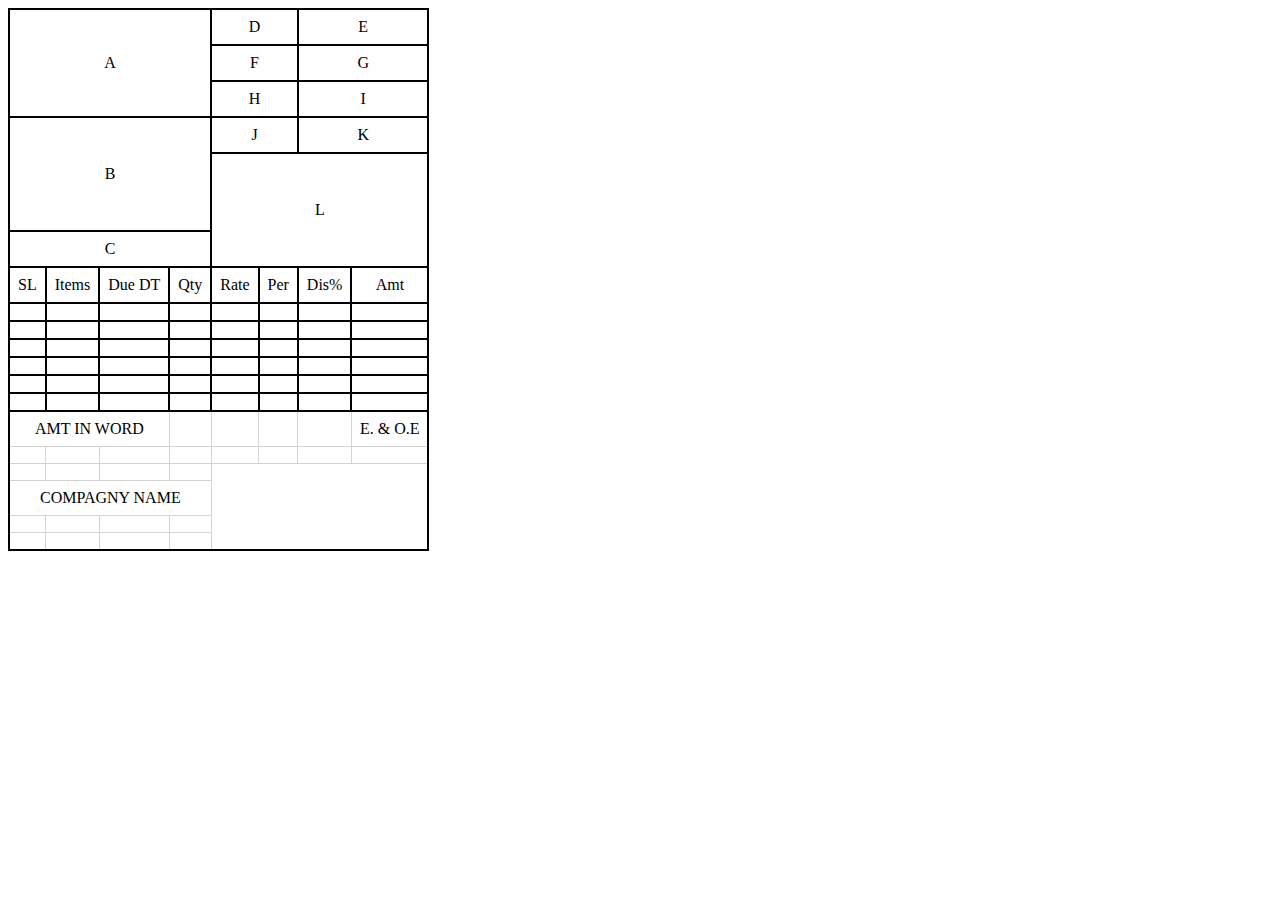
<file: invoicetable/index.html>
<!DOCTYPE html>
<html lang="en">
<head>
    <meta charset="UTF-8">
    <meta http-equiv="X-UA-Compatible" content="IE=edge">
    <meta name="viewport" content="width=device-width, initial-scale=1.0">
    <title>Document</title>
    <style>
        
table,
td {
  border: solid 2px black;
  text-align: center;
  border-collapse: collapse;
}

.bold~tr td {
  border: solid 1px lightgray;
}

td {
  padding: 0.5em;
}

[colspan="4"][rowspan="2"] {
  height: 6em;
}
    </style>
</head>
<body>
    <table>
        <tr>
          <td colspan="4" rowspan="3">A</td>
          <td colspan="2">D</td>
          <td colspan="2">E</td>
        </tr>
        <tr>
          <td colspan="2">F</td>
          <td colspan="2">G</td>
        </tr>
        <tr>
          <td colspan="2">H</td>
          <td colspan="2">I</td>
        </tr>
        <tr>
          <td colspan="4" rowspan="2">B </td>
          <td colspan="2">J</td>
          <td colspan="2">K</td>
        </tr>
        <tr>
          <td colspan="4" rowspan="2"> L </td>
        </tr>
        <tr>
          <td colspan="4">C</td>
        </tr>
        <tr>
          <td>SL</td>
          <td>Items</td>
          <td>Due DT</td>
          <td>Qty</td>
          <td>Rate</td>
          <td>Per</td>
          <td>Dis%</td>
          <td>Amt</td>
        </tr>
        <tr>
          <td></td>
          <td></td>
          <td></td>
          <td></td>
          <td></td>
          <td></td>
          <td></td>
          <td></td>
        </tr>
        <tr>
          <td></td>
          <td></td>
          <td></td>
          <td></td>
          <td></td>
          <td></td>
          <td></td>
          <td></td>
        </tr>
        <tr>
          <td></td>
          <td></td>
          <td></td>
          <td></td>
          <td></td>
          <td></td>
          <td></td>
          <td></td>
        </tr>
        <tr>
          <td></td>
          <td></td>
          <td></td>
          <td></td>
          <td></td>
          <td></td>
          <td></td>
          <td></td>
        </tr>
        <tr>
          <td></td>
          <td></td>
          <td></td>
          <td></td>
          <td></td>
          <td></td>
          <td></td>
          <td></td>
        </tr>
        <tr class="bold">
          <td></td>
          <td></td>
          <td></td>
          <td></td>
          <td></td>
          <td></td>
          <td></td>
          <td></td>
        </tr>
        <tr>
          <td colspan="3">AMT IN WORD</td>
          <td></td>
          <td></td>
          <td></td>
          <td></td>
          <td>E. & O.E</td>
        </tr>
        <tr>
          <td></td>
          <td></td>
          <td></td>
          <td></td>
          <td></td>
          <td></td>
          <td></td>
          <td></td>
        </tr>
        <tr>
          <td></td>
          <td></td>
          <td></td>
          <td></td>
          <td colspan="4" rowspan="4"></td>
        </tr>
        <tr>
          <td colspan="4">COMPAGNY NAME</td>
        </tr>
        <tr>
          <td></td>
          <td></td>
          <td></td>
          <td></td>
        </tr>
        <tr>
          <td></td>
          <td></td>
          <td></td>
          <td></td>
        </tr>
      </table>
    
</body>
</html>
</file>
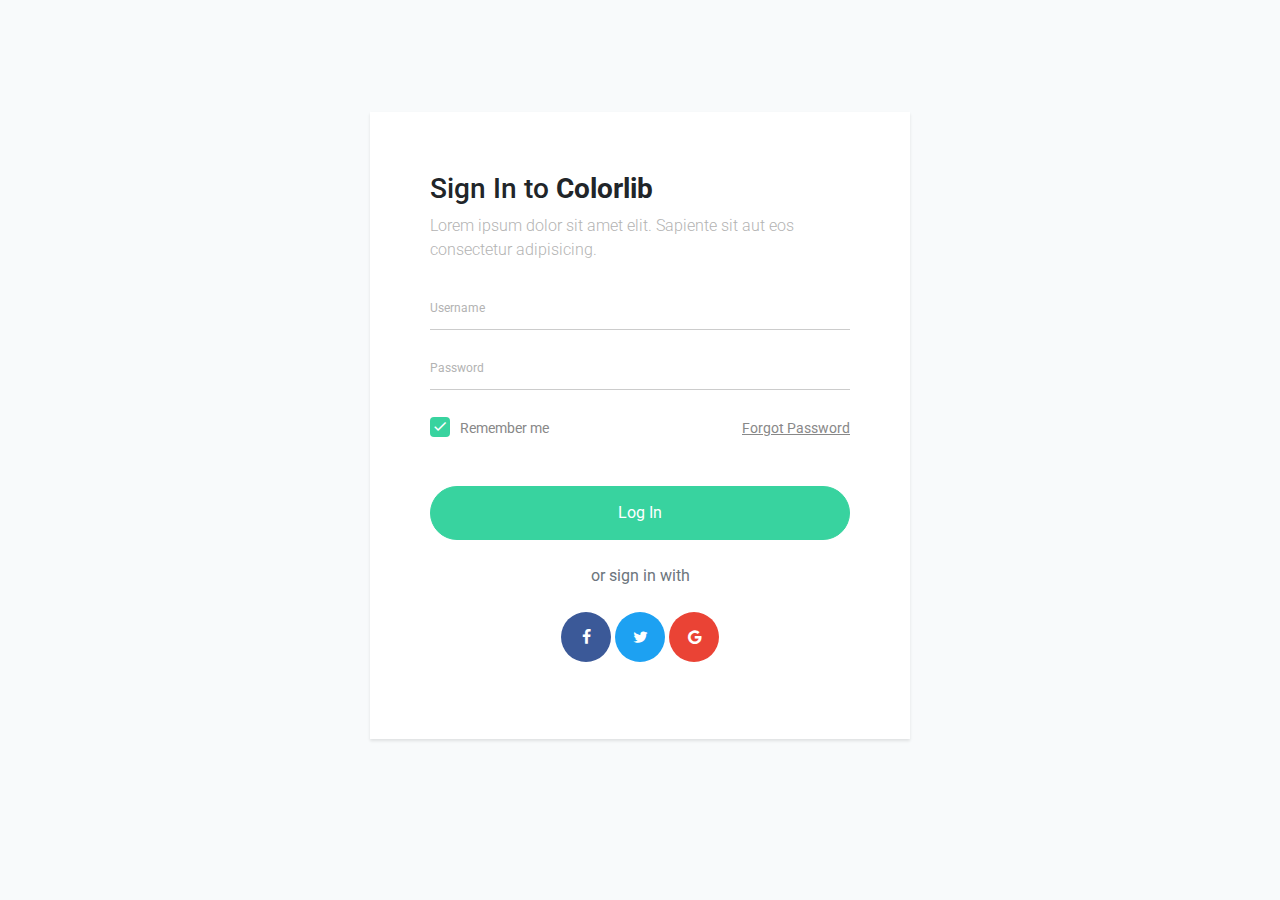
<file: login-form-09/index.html>
<!doctype html>
<html lang="en">
  <head>
    <!-- Required meta tags -->
    <meta charset="utf-8">
    <meta name="viewport" content="width=device-width, initial-scale=1, shrink-to-fit=no">
    <link href="https://fonts.googleapis.com/css?family=Roboto:300,400&display=swap" rel="stylesheet">
    <!-- <link href="https://cdn.jsdelivr.net/npm/bootstrap@5.1.3/dist/css/bootstrap.min.css" rel="stylesheet" integrity="sha384-1BmE4kWBq78iYhFldvKuhfTAU6auU8tT94WrHftjDbrCEXSU1oBoqyl2QvZ6jIW3" crossorigin="anonymous"> -->

    <link rel="stylesheet" href="fonts/icomoon/style.css">

    <link rel="stylesheet" href="css/owl.carousel.min.css">


    <!-- Bootstrap CSS -->
    <link rel="stylesheet" href="css/bootstrap.min.css">
    
    <!-- Style -->
    <link rel="stylesheet" href="css/style.css">

    <title>Login #9</title>
  </head>
  <body>
  

  
  <div class="content">
    <div class="container">
      <div class="row justify-content-center">
        <!-- <div class="col-md-6 order-md-2">
          <img src="images/undraw_file_sync_ot38.svg" alt="Image" class="img-fluid">
        </div> -->
        <div class="col-md-6 contents">
          <div class="row justify-content-center">
            <div class="col-md-12">
              <div class="form-block">
                  <div class="mb-4">
                  <h3>Sign In to <strong>Colorlib</strong></h3>
                  <p class="mb-4">Lorem ipsum dolor sit amet elit. Sapiente sit aut eos consectetur adipisicing.</p>
                </div>
                <form action="#" method="post">
                  <div class="form-group first">
                    <label for="username">Username</label>
                    <input type="text" class="form-control" id="username">

                  </div>
                  <div class="form-group last mb-4">
                    <label for="password">Password</label>
                    <input type="password" class="form-control" id="password">
                    
                  </div>
                  
                  <div class="d-flex mb-5 align-items-center">
                    <label class="control control--checkbox mb-0"><span class="caption">Remember me</span>
                      <input type="checkbox" checked="checked"/>
                      <div class="control__indicator"></div>
                    </label>
                    <span class="ml-auto"><a href="#" class="forgot-pass">Forgot Password</a></span> 
                  </div>

                  <input type="submit" value="Log In" class="btn btn-pill text-white btn-block btn-primary">

                  <span class="d-block text-center my-4 text-muted"> or sign in with</span>
                  
                  <div class="social-login text-center">
                    <a href="#" class="facebook">
                      <span class="icon-facebook mr-3"></span> 
                    </a>
                    <a href="#" class="twitter">
                      <span class="icon-twitter mr-3"></span> 
                    </a>
                    <a href="#" class="google">
                      <span class="icon-google mr-3"></span> 
                    </a>
                  </div>
                </form>
              </div>
            </div>
          </div>
          
        </div>
        
      </div>
    </div>
  </div>

  
    <script src="js/jquery-3.3.1.min.js"></script>
    <script src="js/popper.min.js"></script>
    <script src="js/bootstrap.min.js"></script>
    <script src="js/main.js"></script>
  </body>
</html>
</file>
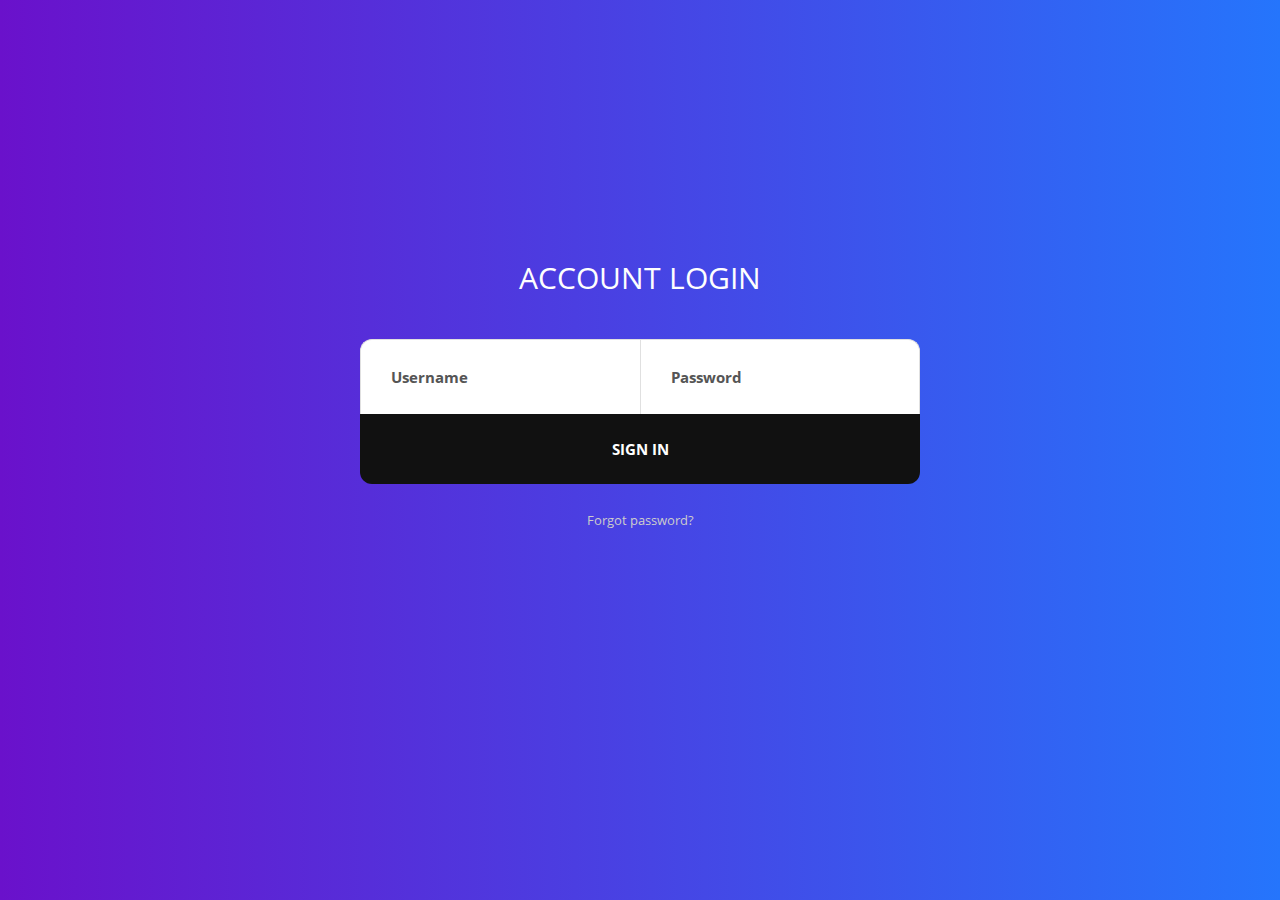
<file: Login_v20/index.html>
<!DOCTYPE html>
<html lang="en">
<head>
	<title>Login V20</title>
	<meta charset="UTF-8">
	<meta name="viewport" content="width=device-width, initial-scale=1">
<!--===============================================================================================-->	
	<link rel="icon" type="image/png" href="images/icons/favicon.ico"/>
<!--===============================================================================================-->
	<link rel="stylesheet" type="text/css" href="vendor/bootstrap/css/bootstrap.min.css">
<!--===============================================================================================-->
	<link rel="stylesheet" type="text/css" href="fonts/font-awesome-4.7.0/css/font-awesome.min.css">
<!--===============================================================================================-->
	<link rel="stylesheet" type="text/css" href="fonts/Linearicons-Free-v1.0.0/icon-font.min.css">
<!--===============================================================================================-->
	<link rel="stylesheet" type="text/css" href="vendor/animate/animate.css">
<!--===============================================================================================-->	
	<link rel="stylesheet" type="text/css" href="vendor/css-hamburgers/hamburgers.min.css">
<!--===============================================================================================-->
	<link rel="stylesheet" type="text/css" href="vendor/animsition/css/animsition.min.css">
<!--===============================================================================================-->
	<link rel="stylesheet" type="text/css" href="vendor/select2/select2.min.css">
<!--===============================================================================================-->	
	<link rel="stylesheet" type="text/css" href="vendor/daterangepicker/daterangepicker.css">
<!--===============================================================================================-->
	<link rel="stylesheet" type="text/css" href="css/util.css">
	<link rel="stylesheet" type="text/css" href="css/main.css">
<!--===============================================================================================-->
</head>
<body>
	
	<div class="limiter">
		<div class="container-login100">
			<div class="wrap-login100 p-b-160 p-t-50">
				<form class="login100-form validate-form">
					<span class="login100-form-title p-b-43">
						Account Login
					</span>
					
					<div class="wrap-input100 rs1 validate-input" data-validate = "Username is required">
						<input class="input100" type="text" name="username">
						<span class="label-input100">Username</span>
					</div>
					
					
					<div class="wrap-input100 rs2 validate-input" data-validate="Password is required">
						<input class="input100" type="password" name="pass">
						<span class="label-input100">Password</span>
					</div>

					<div class="container-login100-form-btn">
						<button class="login100-form-btn">
							Sign in
						</button>
					</div>
					
					<div class="text-center w-full p-t-23">
						<a href="#" class="txt1">
							Forgot password?
						</a>
					</div>
				</form>
			</div>
		</div>
	</div>
	
	

	
	
<!--===============================================================================================-->
	<script src="vendor/jquery/jquery-3.2.1.min.js"></script>
<!--===============================================================================================-->
	<script src="vendor/animsition/js/animsition.min.js"></script>
<!--===============================================================================================-->
	<script src="vendor/bootstrap/js/popper.js"></script>
	<script src="vendor/bootstrap/js/bootstrap.min.js"></script>
<!--===============================================================================================-->
	<script src="vendor/select2/select2.min.js"></script>
<!--===============================================================================================-->
	<script src="vendor/daterangepicker/moment.min.js"></script>
	<script src="vendor/daterangepicker/daterangepicker.js"></script>
<!--===============================================================================================-->
	<script src="vendor/countdowntime/countdowntime.js"></script>
<!--===============================================================================================-->
	<script src="js/main.js"></script>

</body>
</html>
</file>
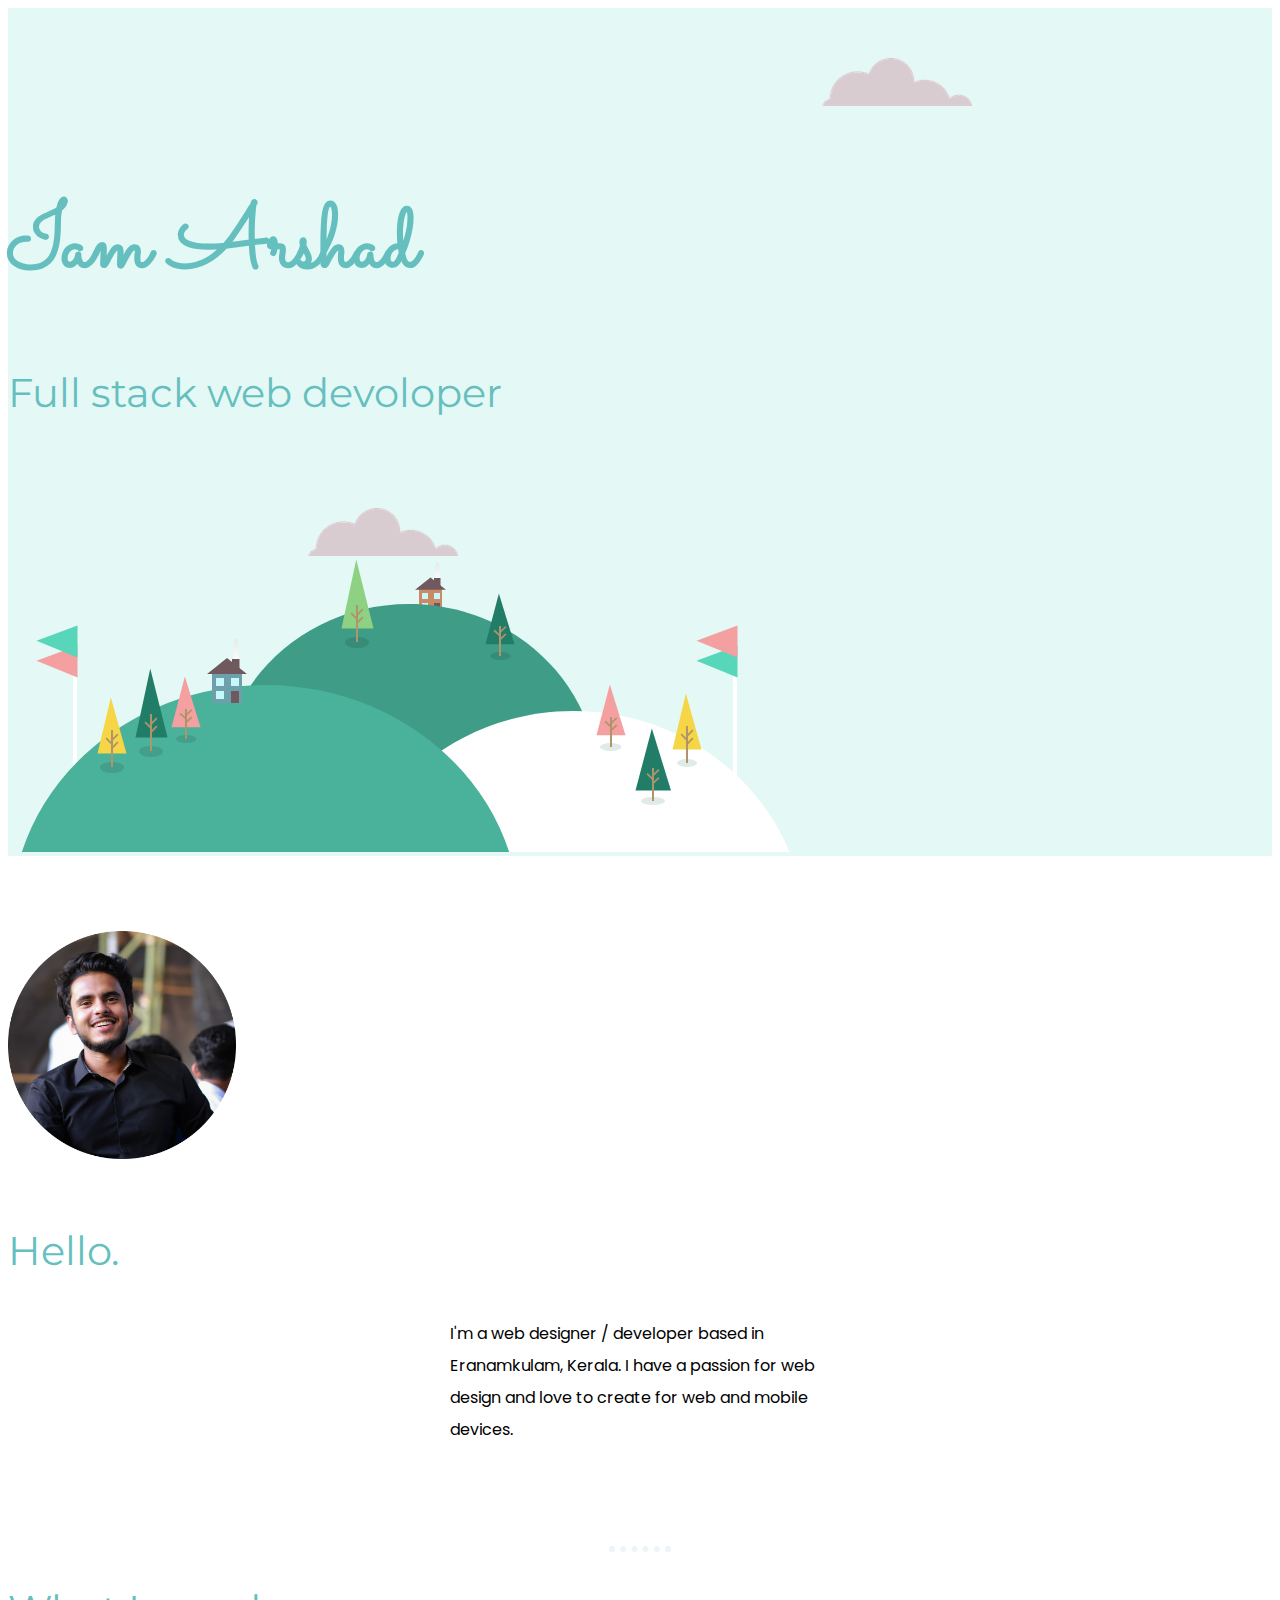
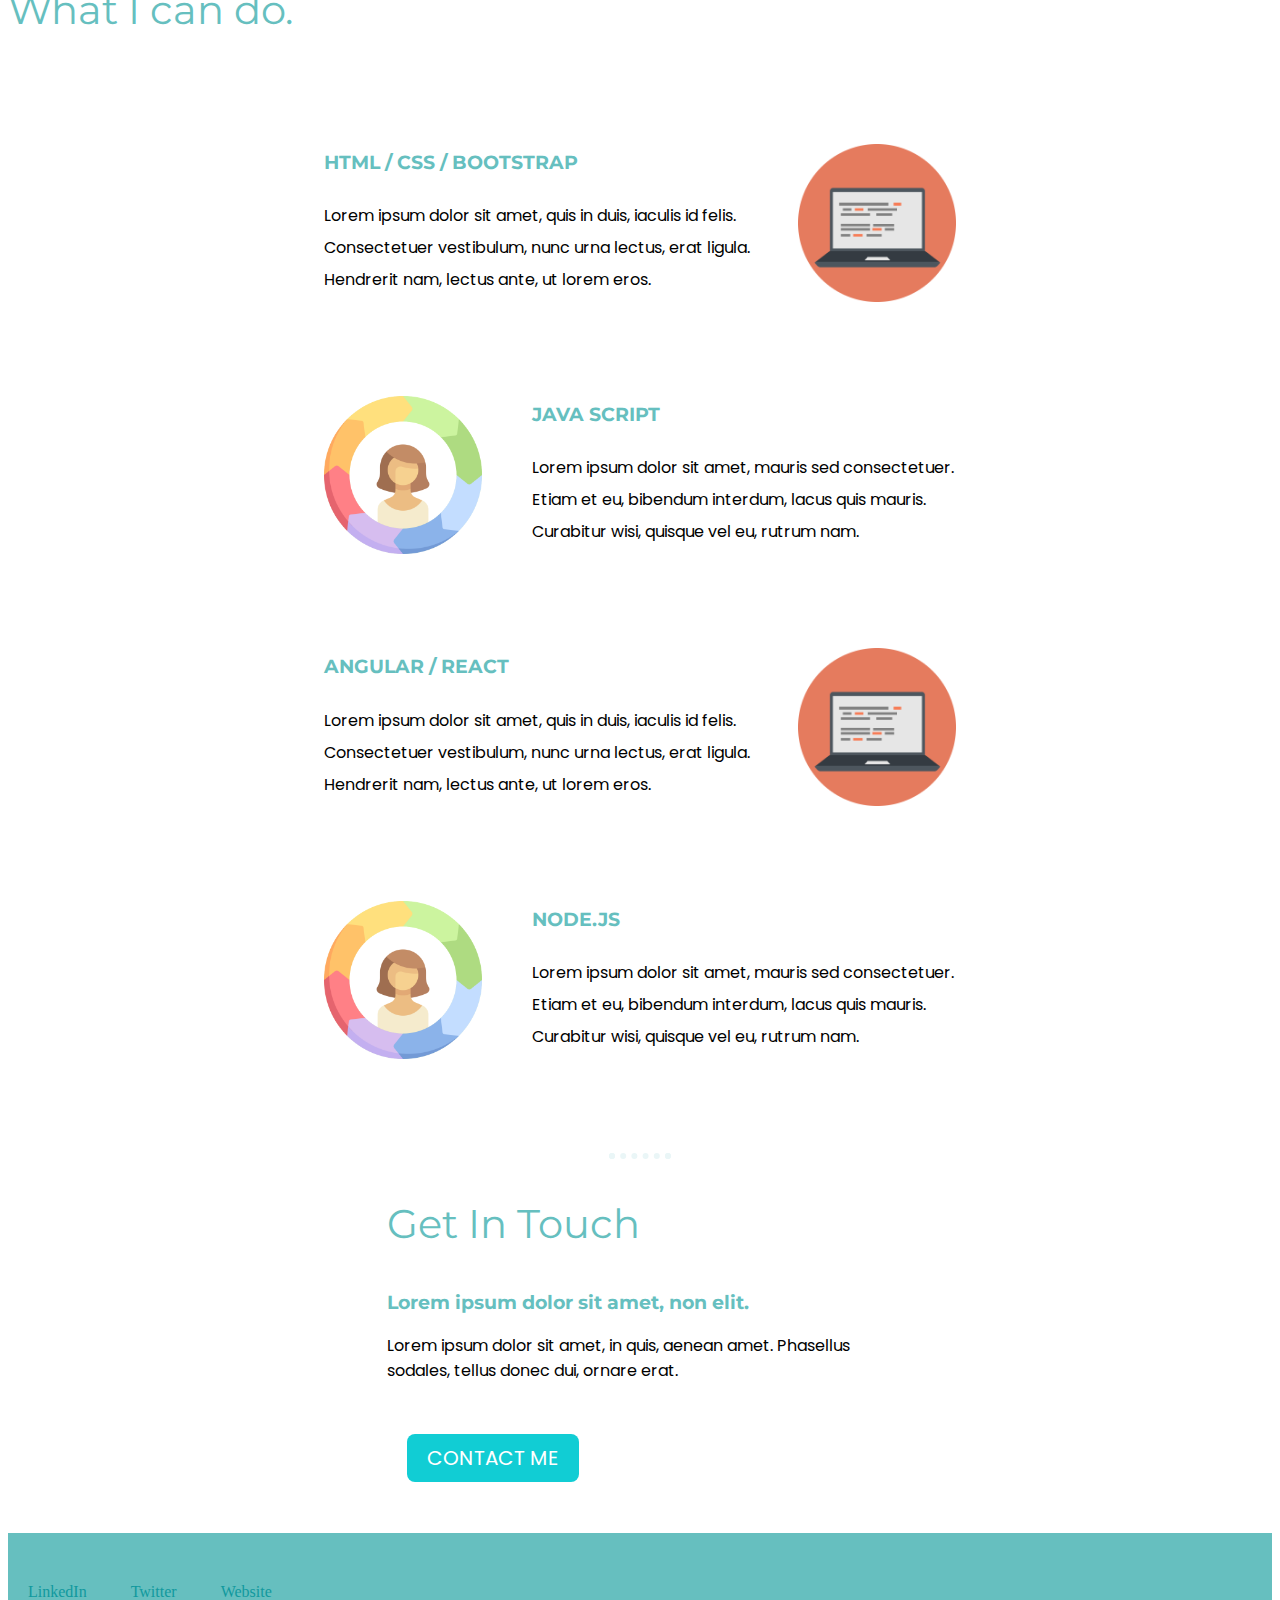
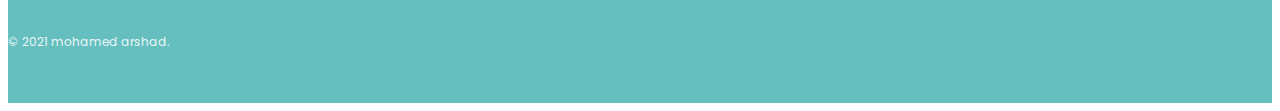
<file: MY PERSONAL SITE/index.html>
<!DOCTYPE html>
<html lang="en">

<head>
    <meta charset="UTF-8">
    <meta http-equiv="X-UA-Compatible" content="IE=edge">
    <meta name="viewport" content="width=device-width, initial-scale=1.0">
    <title>mohamedarshad</title>
    <link rel="stylesheet" href="./css/styles.css ">
    <link rel="preconnect" href="https://fonts.googleapis.com">
    <link rel="preconnect" href="https://fonts.gstatic.com" crossorigin>
    <link
        href="https://fonts.googleapis.com/css2?family=Montserrat&family=Poppins:ital,wght@0,100;0,200;0,300;0,400;0,500;0,600;1,100;1,700&family=Sacramento&display=swap"
        rel="stylesheet">
</head>


<body>

    <div class="top-container">

        <img class="img-cloud1" src="./IMAGES/cloud.png" alt="">
        <h1>Iam Arshad</h1>
        <h2 class="para"> Full stack web </span>devoloper</h2>

        <img class="img-cloud2" src="./IMAGES/cloud.png" alt="">
        <img class="img-mountain" src="./IMAGES/land.svg" alt="">

    </div>
    <div class="middle-container">
        <div class="profile">
            <img class="img-profile" src="./IMAGES/croppednew.png" alt="">
            <h2>Hello.</h2>
            <p class="intro" >I'm a web designer / developer based in Eranamkulam, Kerala. I have a passion for web design and love to create for web and mobile devices.
            </p>
        </div>
        <hr>
        <div class="skills">
            <h2>What I can do.</h2>
            <div class="skill-row">
                <img class="img-skill" src="./IMAGES/computer-modified.png" alt="">
                <h3>HTML / CSS / BOOTSTRAP</h3>
                <p>Lorem ipsum dolor sit amet, quis in duis, iaculis id felis. Consectetuer vestibulum, nunc urna
                    lectus, erat ligula. Hendrerit nam, lectus ante, ut lorem eros.</p>
            </div>
            <div class="skill-row">
                <img class="img-other" src="./IMAGES/skills new.png" alt="">
                <h3>JAVA SCRIPT</h3>
                <p>Lorem ipsum dolor sit amet, mauris sed consectetuer. Etiam et eu, bibendum interdum, lacus quis
                    mauris. Curabitur wisi, quisque vel eu, rutrum nam.</p>
            </div>
            <div class="skill-row">
                <img class="img-skill" src="./IMAGES/computer-modified.png" alt="">
                <h3>ANGULAR / REACT</h3>
                <p>Lorem ipsum dolor sit amet, quis in duis, iaculis id felis. Consectetuer vestibulum, nunc urna
                    lectus, erat ligula. Hendrerit nam, lectus ante, ut lorem eros.</p>
            </div>
            <div class="skill-row">
                <img class="img-other" src="./IMAGES/skills new.png" alt="">
                <h3>NODE.JS</h3>
                <p>Lorem ipsum dolor sit amet, mauris sed consectetuer. Etiam et eu, bibendum interdum, lacus quis
                    mauris. Curabitur wisi, quisque vel eu, rutrum nam.</p>
            </div>

        </div>
        <hr>
        <div class="contact-me">
            <h2>Get In Touch</h2>
            <h3>Lorem ipsum dolor sit amet, non elit.</h3>
            <p class="para-before-button">Lorem ipsum dolor sit amet, in quis, aenean amet. Phasellus sodales, tellus donec dui, ornare erat.</p>
            <a class="btn" href="mailto:mohamedarshadhidaya@gmail.com">CONTACT ME</a>
        </div>
    </div>


    <div class="bottom-container">
        <a class="footer-link" href="https://www.linkedin.com/">LinkedIn</a>
        <a class="footer-link" href="https://twitter.com/">Twitter</a>
        <a class="footer-link" href="https://www.appbrewery.co/">Website</a>
        <p class="copyright" >© 2021 mohamed arshad.</p>
    </div>

</body>

</html>
</file>
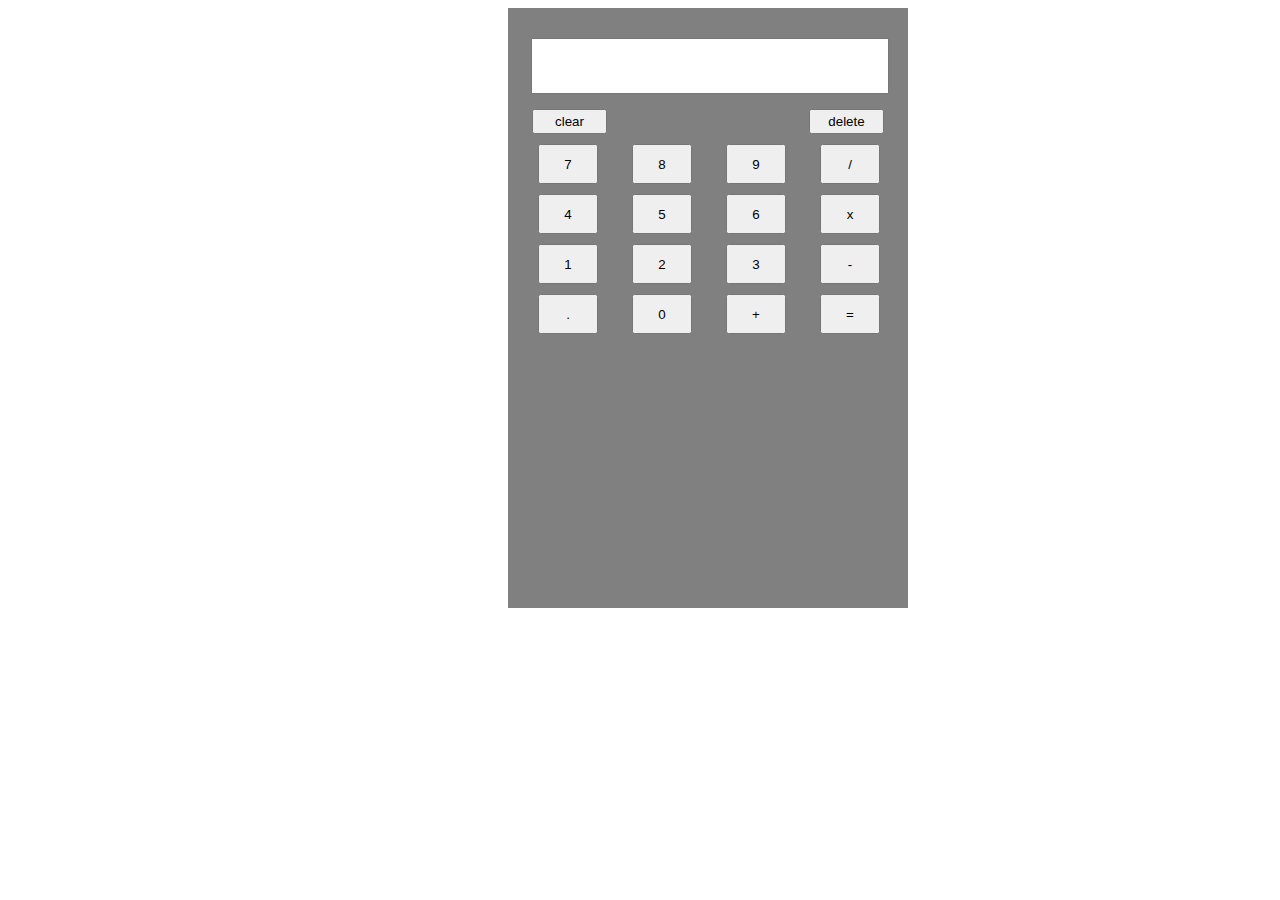
<file: web disingnig challenge/calculator project/index.html>
<!DOCTYPE html>
<html lang="en">
<head>
    <meta charset="UTF-8">
    <meta http-equiv="X-UA-Compatible" content="IE=edge">
    <meta name="viewport" content="width=device-width, initial-scale=1.0">
    <title>Document</title>
</head>
<link rel="stylesheet" href="./style.css">
<script src="./script.js"> </script>
<body>
    <div class="mainbody">
        <div class="calc">
            <div class="output">
                <input id="screen">

            </div>
            <div class="button">
                <button class="clrbtn" onclick=clearScreen()>clear</button>
                <button class="delbtn" onclick=back()>delete</button>
                <div>
                    <button class="btn" onclick="ButtonClick(7)">7</button>
                    <button class="btn" onclick="ButtonClick(8)">8</button>
                    <button class="btn" onclick="ButtonClick(9)">9</button>
                    <button class="btn" onclick="ButtonClick('/')">/</button>


                </div>
                <div>
                    <button class="btn" onclick="ButtonClick(4)">4</button>
                    <button class="btn" onclick="ButtonClick(5)">5</button>
                    <button class="btn" onclick="ButtonClick(6)">6</button>
                    <button class="btn" onclick="ButtonClick('*')">x</button>
                </div>
                <div>
                    <button class="btn" onclick="ButtonClick(1)">1</button>
                    <button class="btn" onclick="ButtonClick(2)">2</button>
                    <button class="btn" onclick="ButtonClick(3)">3</button>
                    <button class="btn" onclick="ButtonClick('-')">-</button>
                </div>
                <div>
                    <button class="btn" onclick="ButtonClick('.')">.</button>
                    <button class="btn" onclick="ButtonClick(0)">0</button>
                    <button class="btn" onclick="ButtonClick('+')">+</button>
                    <button class="btn" onclick="equalClick()">=</button>
                   
                </div>
                

            </div>


        </div>

    </div>
    
</body>
</html>
</file>
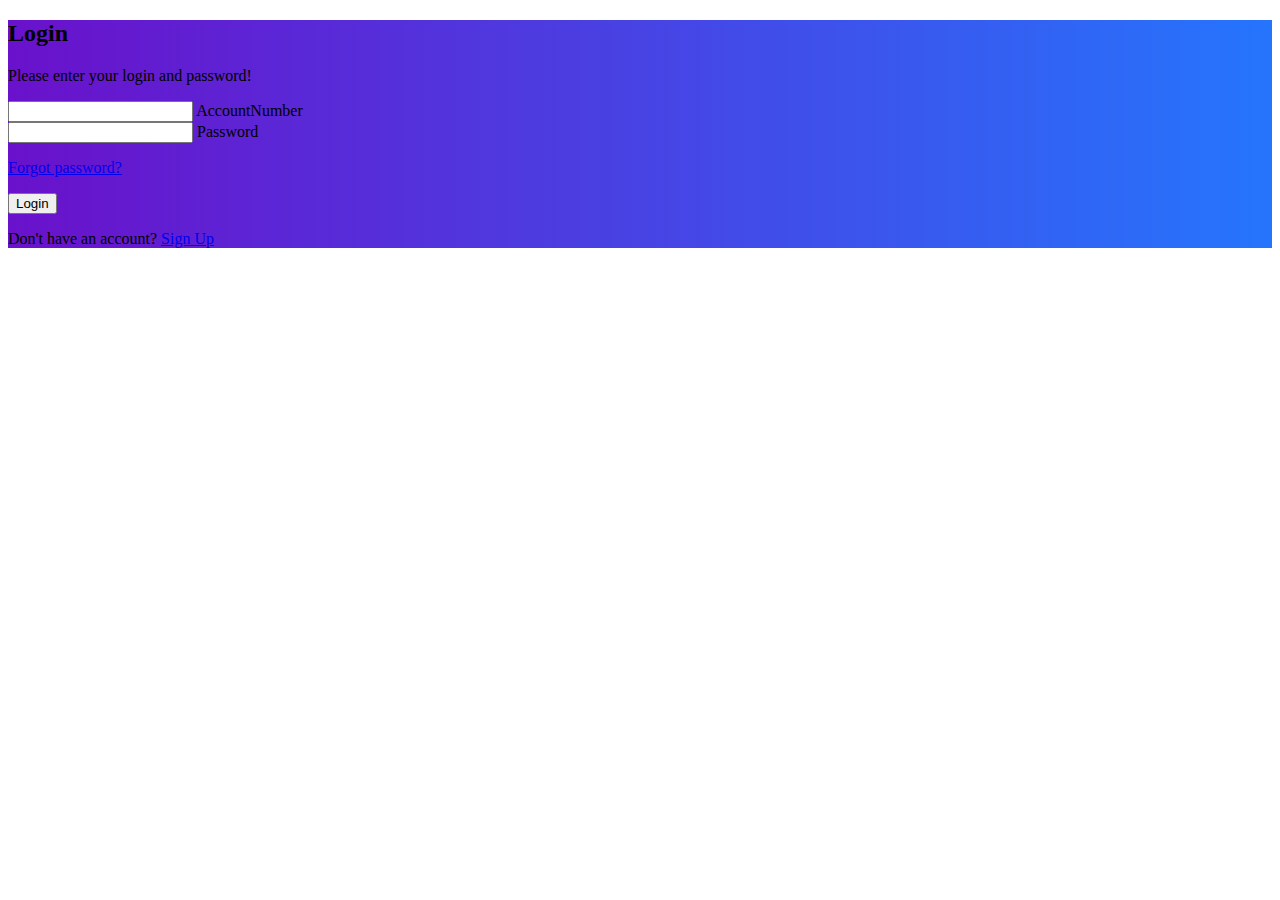
<file: banktempfile/login.html>
<!DOCTYPE html>
<html lang="en">
<head>
    <meta charset="UTF-8">
    <meta http-equiv="X-UA-Compatible" content="IE=edge">
    <meta name="viewport" content="width=device-width, initial-scale=1.0">
    <title>Document</title>
    <link rel="stylesheet" href="./login.css">
    <link href="https://cdn.jsdelivr.net/npm/bootstrap@5.1.3/dist/css/bootstrap.min.css" rel="stylesheet" integrity="sha384-1BmE4kWBq78iYhFldvKuhfTAU6auU8tT94WrHftjDbrCEXSU1oBoqyl2QvZ6jIW3" crossorigin="anonymous">
</head>
<body>
    <section class="vh-100 gradient-custom">
        <div class="container py-5 h-100">
          <div class="row d-flex justify-content-center align-items-center h-100">
            <div class="col-12 col-md-8 col-lg-6 col-xl-5">
              <div class="card bg-dark text-white" style="border-radius: 1rem;">
                <div class="card-body p-5 text-center">
      
                  <div class="mb-md-5 mt-md-4 pb-5">
      
                    <h2 class="fw-bold mb-2 text-uppercase">Login</h2>
                    <p class="text-white-50 mb-5">Please enter your login and password!</p>
      
                    <div class="form-outline form-white mb-4">
                      <input type="text" id="typeEmailX" class="form-control form-control-lg" />
                      <label class="form-label" for="typeEmailX">AccountNumber</label>
                    </div>
      
                    <div class="form-outline form-white mb-4">
                      <input type="password" id="typePasswordX" class="form-control form-control-lg" />
                      <label class="form-label" for="typePasswordX">Password</label>
                    </div>
      
                    <p class="small mb-5 pb-lg-2"><a class="text-white-50" href="#!">Forgot password?</a></p>
      
                    <button class="btn btn-outline-light btn-lg px-5" type="submit">Login</button>
      
                    <div class="d-flex justify-content-center text-center mt-4 pt-1">
                      <a href="#!" class="text-white"><i class="fab fa-facebook-f fa-lg"></i></a>
                      <a href="#!" class="text-white"><i class="fab fa-twitter fa-lg mx-4 px-2"></i></a>
                      <a href="#!" class="text-white"><i class="fab fa-google fa-lg"></i></a>
                    </div>
      
                  </div>
      
                  <div>
                    <p class="mb-0">Don't have an account? <a href="#!" class="text-white-50 fw-bold">Sign Up</a></p>
                  </div>
      
                </div>
              </div>
            </div>
          </div>
        </div>
      </section>
</body>
</html>
</file>
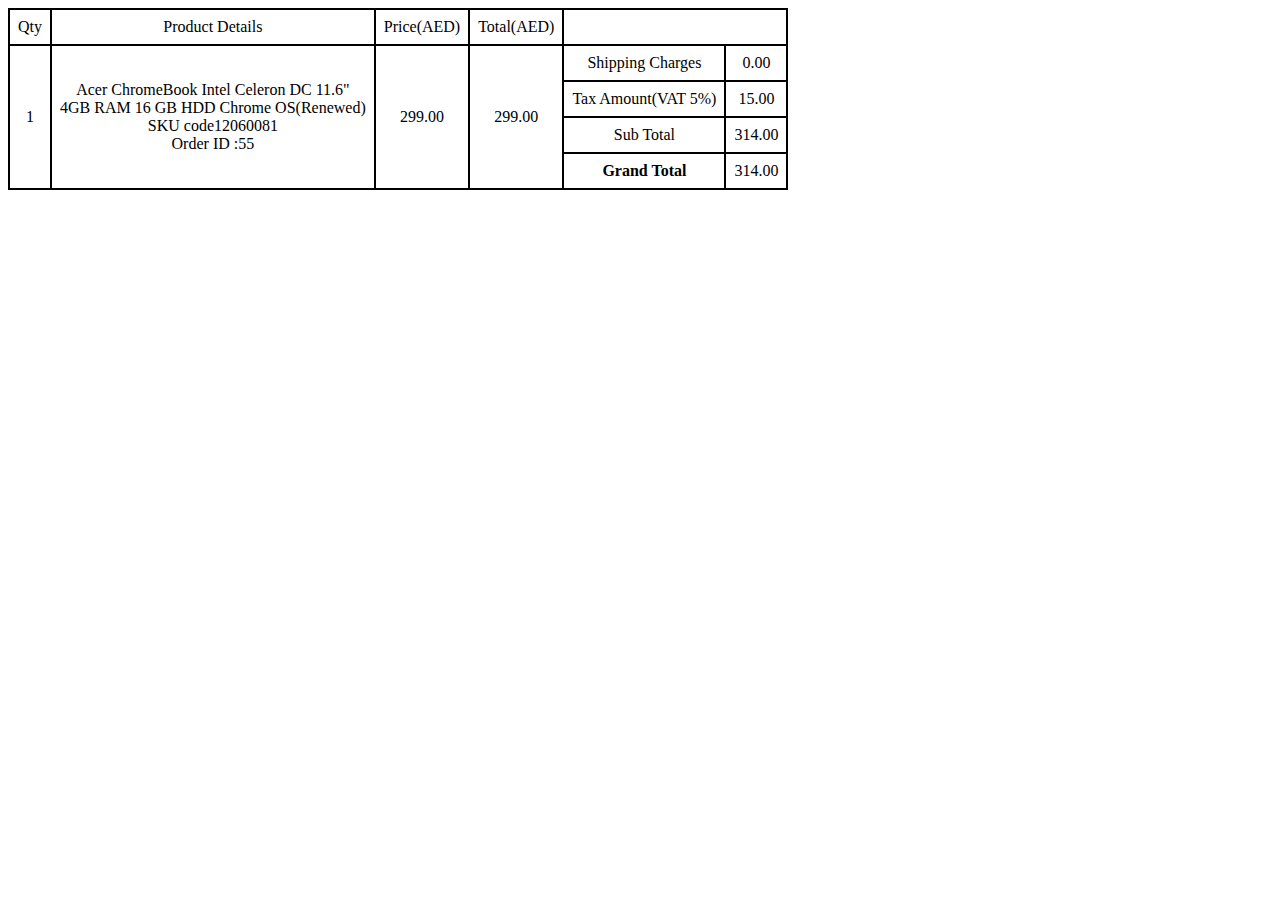
<file: fayizwork/table.html>
<!DOCTYPE html>
<html lang="en">
<head>
    <meta charset="UTF-8">
    <meta http-equiv="X-UA-Compatible" content="IE=edge">
    <meta name="viewport" content="width=device-width, initial-scale=1.0">
    <title>Document</title>
</head>
<style>
        
        table,
        td{
          border: solid 2px black;
          text-align: center;
          border-collapse: collapse;
        }
        
        .bold~tr td {
          border: solid 1px lightgray;
        }
        
        td {
          padding: 0.5em;
        }
        
        [colspan="4"][rowspan="2"] {
          height: 6em;
        }
            </style>


<body>

    <table>
        <tr>
          <td colspan="2" rowspan="">Qty</td>
          <td colspan="4">Product Details</td>
          <td colspan="3">Price(AED)</td>
          <td colspan="3">Total(AED)</td>
        </tr>
        <tr>
            <td colspan="2" rowspan="5">1</td>
            <td colspan="4" rowspan="5"> <P>Acer ChromeBook Intel Celeron DC 11.6" <br>4GB RAM 16 GB HDD Chrome
                OS(Renewed)<br>SKU code12060081<br>Order ID :55</P></td>
            <td colspan="3" rowspan="5">299.00</td>
            <td colspan="3" rowspan="5">299.00</td>
        </tr>
        <tr>
            <td colspan="9"> Shipping Charges</td>
            <td colspan="3"> 0.00 </td>
        </tr>
        <tr>
            <td colspan="9"> Tax Amount(VAT 5%)</td>
            <td colspan="3"> 15.00</td>
        </tr>
        <tr>
            <td colspan="9"> Sub Total</td>
            <td colspan="3"> 314.00</td>
        </tr>
        <tr>
            <td colspan="9"><b>Grand Total</b></td>
            <td colspan="3"> 314.00</td>
        </tr>
    </table>
    
</body>
</html>
</file>
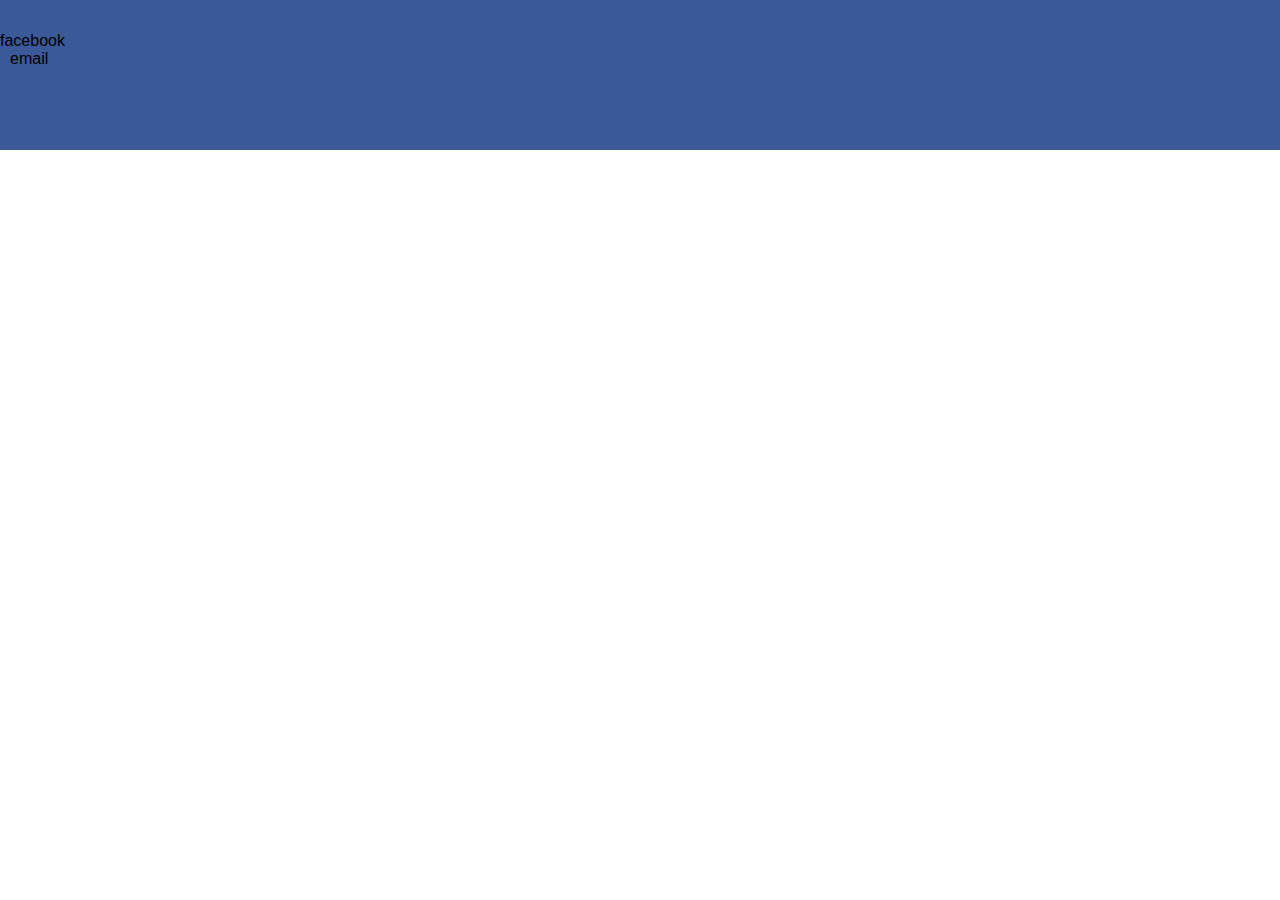
<file: web disingnig challenge/fb project/main.html>
<!DOCTYPE html>
<html lang="en">
<head>
    <meta charset="UTF-8">
    <meta http-equiv="X-UA-Compatible" content="IE=edge">
    <meta name="viewport" content="width=device-width, initial-scale=1.0">
    <title>Document</title>
    <link rel="stylesheet" href="main.css" type="text/css">
</head>
<body class="body">
    <div class="condainer">
        <div class="header">
            <div class="logo">facebook

            </div>
            <div class="login">email

            </div>
        </div>
    </div>
</file>
<file: login-form-09/fonts/icomoon/style.css>
@font-face {
  font-family: 'icomoon';
  src:  url('fonts/icomoon.eot?10si43');
  src:  url('fonts/icomoon.eot?10si43#iefix') format('embedded-opentype'),
    url('fonts/icomoon.ttf?10si43') format('truetype'),
    url('fonts/icomoon.woff?10si43') format('woff'),
    url('fonts/icomoon.svg?10si43#icomoon') format('svg');
  font-weight: normal;
  font-style: normal;
}

[class^="icon-"], [class*=" icon-"] {
  /* use !important to prevent issues with browser extensions that change fonts */
  font-family: 'icomoon' !important;
  speak: none;
  font-style: normal;
  font-weight: normal;
  font-variant: normal;
  text-transform: none;
  line-height: 1;

  /* Better Font Rendering =========== */
  -webkit-font-smoothing: antialiased;
  -moz-osx-font-smoothing: grayscale;
}

.icon-asterisk:before {
  content: "\f069";
}
.icon-plus:before {
  content: "\f067";
}
.icon-question:before {
  content: "\f128";
}
.icon-minus:before {
  content: "\f068";
}
.icon-glass:before {
  content: "\f000";
}
.icon-music:before {
  content: "\f001";
}
.icon-search:before {
  content: "\f002";
}
.icon-envelope-o:before {
  content: "\f003";
}
.icon-heart:before {
  content: "\f004";
}
.icon-star:before {
  content: "\f005";
}
.icon-star-o:before {
  content: "\f006";
}
.icon-user:before {
  content: "\f007";
}
.icon-film:before {
  content: "\f008";
}
.icon-th-large:before {
  content: "\f009";
}
.icon-th:before {
  content: "\f00a";
}
.icon-th-list:before {
  content: "\f00b";
}
.icon-check:before {
  content: "\f00c";
}
.icon-close:before {
  content: "\f00d";
}
.icon-remove:before {
  content: "\f00d";
}
.icon-times:before {
  content: "\f00d";
}
.icon-search-plus:before {
  content: "\f00e";
}
.icon-search-minus:before {
  content: "\f010";
}
.icon-power-off:before {
  content: "\f011";
}
.icon-signal:before {
  content: "\f012";
}
.icon-cog:before {
  content: "\f013";
}
.icon-gear:before {
  content: "\f013";
}
.icon-trash-o:before {
  content: "\f014";
}
.icon-home:before {
  content: "\f015";
}
.icon-file-o:before {
  content: "\f016";
}
.icon-clock-o:before {
  content: "\f017";
}
.icon-road:before {
  content: "\f018";
}
.icon-download:before {
  content: "\f019";
}
.icon-arrow-circle-o-down:before {
  content: "\f01a";
}
.icon-arrow-circle-o-up:before {
  content: "\f01b";
}
.icon-inbox:before {
  content: "\f01c";
}
.icon-play-circle-o:before {
  content: "\f01d";
}
.icon-repeat:before {
  content: "\f01e";
}
.icon-rotate-right:before {
  content: "\f01e";
}
.icon-refresh:before {
  content: "\f021";
}
.icon-list-alt:before {
  content: "\f022";
}
.icon-lock:before {
  content: "\f023";
}
.icon-flag:before {
  content: "\f024";
}
.icon-headphones:before {
  content: "\f025";
}
.icon-volume-off:before {
  content: "\f026";
}
.icon-volume-down:before {
  content: "\f027";
}
.icon-volume-up:before {
  content: "\f028";
}
.icon-qrcode:before {
  content: "\f029";
}
.icon-barcode:before {
  content: "\f02a";
}
.icon-tag:before {
  content: "\f02b";
}
.icon-tags:before {
  content: "\f02c";
}
.icon-book:before {
  content: "\f02d";
}
.icon-bookmark:before {
  content: "\f02e";
}
.icon-print:before {
  content: "\f02f";
}
.icon-camera:before {
  content: "\f030";
}
.icon-font:before {
  content: "\f031";
}
.icon-bold:before {
  content: "\f032";
}
.icon-italic:before {
  content: "\f033";
}
.icon-text-height:before {
  content: "\f034";
}
.icon-text-width:before {
  content: "\f035";
}
.icon-align-left:before {
  content: "\f036";
}
.icon-align-center:before {
  content: "\f037";
}
.icon-align-right:before {
  content: "\f038";
}
.icon-align-justify:before {
  content: "\f039";
}
.icon-list:before {
  content: "\f03a";
}
.icon-dedent:before {
  content: "\f03b";
}
.icon-outdent:before {
  content: "\f03b";
}
.icon-indent:before {
  content: "\f03c";
}
.icon-video-camera:before {
  content: "\f03d";
}
.icon-image:before {
  content: "\f03e";
}
.icon-photo:before {
  content: "\f03e";
}
.icon-picture-o:before {
  content: "\f03e";
}
.icon-pencil:before {
  content: "\f040";
}
.icon-map-marker:before {
  content: "\f041";
}
.icon-adjust:before {
  content: "\f042";
}
.icon-tint:before {
  content: "\f043";
}
.icon-edit:before {
  content: "\f044";
}
.icon-pencil-square-o:before {
  content: "\f044";
}
.icon-share-square-o:before {
  content: "\f045";
}
.icon-check-square-o:before {
  content: "\f046";
}
.icon-arrows:before {
  content: "\f047";
}
.icon-step-backward:before {
  content: "\f048";
}
.icon-fast-backward:before {
  content: "\f049";
}
.icon-backward:before {
  content: "\f04a";
}
.icon-play:before {
  content: "\f04b";
}
.icon-pause:before {
  content: "\f04c";
}
.icon-stop:before {
  content: "\f04d";
}
.icon-forward:before {
  content: "\f04e";
}
.icon-fast-forward:before {
  content: "\f050";
}
.icon-step-forward:before {
  content: "\f051";
}
.icon-eject:before {
  content: "\f052";
}
.icon-chevron-left:before {
  content: "\f053";
}
.icon-chevron-right:before {
  content: "\f054";
}
.icon-plus-circle:before {
  content: "\f055";
}
.icon-minus-circle:before {
  content: "\f056";
}
.icon-times-circle:before {
  content: "\f057";
}
.icon-check-circle:before {
  content: "\f058";
}
.icon-question-circle:before {
  content: "\f059";
}
.icon-info-circle:before {
  content: "\f05a";
}
.icon-crosshairs:before {
  content: "\f05b";
}
.icon-times-circle-o:before {
  content: "\f05c";
}
.icon-check-circle-o:before {
  content: "\f05d";
}
.icon-ban:before {
  content: "\f05e";
}
.icon-arrow-left:before {
  content: "\f060";
}
.icon-arrow-right:before {
  content: "\f061";
}
.icon-arrow-up:before {
  content: "\f062";
}
.icon-arrow-down:before {
  content: "\f063";
}
.icon-mail-forward:before {
  content: "\f064";
}
.icon-share:before {
  content: "\f064";
}
.icon-expand:before {
  content: "\f065";
}
.icon-compress:before {
  content: "\f066";
}
.icon-exclamation-circle:before {
  content: "\f06a";
}
.icon-gift:before {
  content: "\f06b";
}
.icon-leaf:before {
  content: "\f06c";
}
.icon-fire:before {
  content: "\f06d";
}
.icon-eye:before {
  content: "\f06e";
}
.icon-eye-slash:before {
  content: "\f070";
}
.icon-exclamation-triangle:before {
  content: "\f071";
}
.icon-warning:before {
  content: "\f071";
}
.icon-plane:before {
  content: "\f072";
}
.icon-calendar:before {
  content: "\f073";
}
.icon-random:before {
  content: "\f074";
}
.icon-comment:before {
  content: "\f075";
}
.icon-magnet:before {
  content: "\f076";
}
.icon-chevron-up:before {
  content: "\f077";
}
.icon-chevron-down:before {
  content: "\f078";
}
.icon-retweet:before {
  content: "\f079";
}
.icon-shopping-cart:before {
  content: "\f07a";
}
.icon-folder:before {
  content: "\f07b";
}
.icon-folder-open:before {
  content: "\f07c";
}
.icon-arrows-v:before {
  content: "\f07d";
}
.icon-arrows-h:before {
  content: "\f07e";
}
.icon-bar-chart:before {
  content: "\f080";
}
.icon-bar-chart-o:before {
  content: "\f080";
}
.icon-twitter-square:before {
  content: "\f081";
}
.icon-facebook-square:before {
  content: "\f082";
}
.icon-camera-retro:before {
  content: "\f083";
}
.icon-key:before {
  content: "\f084";
}
.icon-cogs:before {
  content: "\f085";
}
.icon-gears:before {
  content: "\f085";
}
.icon-comments:before {
  content: "\f086";
}
.icon-thumbs-o-up:before {
  content: "\f087";
}
.icon-thumbs-o-down:before {
  content: "\f088";
}
.icon-star-half:before {
  content: "\f089";
}
.icon-heart-o:before {
  content: "\f08a";
}
.icon-sign-out:before {
  content: "\f08b";
}
.icon-linkedin-square:before {
  content: "\f08c";
}
.icon-thumb-tack:before {
  content: "\f08d";
}
.icon-external-link:before {
  content: "\f08e";
}
.icon-sign-in:before {
  content: "\f090";
}
.icon-trophy:before {
  content: "\f091";
}
.icon-github-square:before {
  content: "\f092";
}
.icon-upload:before {
  content: "\f093";
}
.icon-lemon-o:before {
  content: "\f094";
}
.icon-phone:before {
  content: "\f095";
}
.icon-square-o:before {
  content: "\f096";
}
.icon-bookmark-o:before {
  content: "\f097";
}
.icon-phone-square:before {
  content: "\f098";
}
.icon-twitter:before {
  content: "\f099";
}
.icon-facebook:before {
  content: "\f09a";
}
.icon-facebook-f:before {
  content: "\f09a";
}
.icon-github:before {
  content: "\f09b";
}
.icon-unlock:before {
  content: "\f09c";
}
.icon-credit-card:before {
  content: "\f09d";
}
.icon-feed:before {
  content: "\f09e";
}
.icon-rss:before {
  content: "\f09e";
}
.icon-hdd-o:before {
  content: "\f0a0";
}
.icon-bullhorn:before {
  content: "\f0a1";
}
.icon-bell-o:before {
  content: "\f0a2";
}
.icon-certificate:before {
  content: "\f0a3";
}
.icon-hand-o-right:before {
  content: "\f0a4";
}
.icon-hand-o-left:before {
  content: "\f0a5";
}
.icon-hand-o-up:before {
  content: "\f0a6";
}
.icon-hand-o-down:before {
  content: "\f0a7";
}
.icon-arrow-circle-left:before {
  content: "\f0a8";
}
.icon-arrow-circle-right:before {
  content: "\f0a9";
}
.icon-arrow-circle-up:before {
  content: "\f0aa";
}
.icon-arrow-circle-down:before {
  content: "\f0ab";
}
.icon-globe:before {
  content: "\f0ac";
}
.icon-wrench:before {
  content: "\f0ad";
}
.icon-tasks:before {
  content: "\f0ae";
}
.icon-filter:before {
  content: "\f0b0";
}
.icon-briefcase:before {
  content: "\f0b1";
}
.icon-arrows-alt:before {
  content: "\f0b2";
}
.icon-group:before {
  content: "\f0c0";
}
.icon-users:before {
  content: "\f0c0";
}
.icon-chain:before {
  content: "\f0c1";
}
.icon-link:before {
  content: "\f0c1";
}
.icon-cloud:before {
  content: "\f0c2";
}
.icon-flask:before {
  content: "\f0c3";
}
.icon-cut:before {
  content: "\f0c4";
}
.icon-scissors:before {
  content: "\f0c4";
}
.icon-copy:before {
  content: "\f0c5";
}
.icon-files-o:before {
  content: "\f0c5";
}
.icon-paperclip:before {
  content: "\f0c6";
}
.icon-floppy-o:before {
  content: "\f0c7";
}
.icon-save:before {
  content: "\f0c7";
}
.icon-square:before {
  content: "\f0c8";
}
.icon-bars:before {
  content: "\f0c9";
}
.icon-navicon:before {
  content: "\f0c9";
}
.icon-reorder:before {
  content: "\f0c9";
}
.icon-list-ul:before {
  content: "\f0ca";
}
.icon-list-ol:before {
  content: "\f0cb";
}
.icon-strikethrough:before {
  content: "\f0cc";
}
.icon-underline:before {
  content: "\f0cd";
}
.icon-table:before {
  content: "\f0ce";
}
.icon-magic:before {
  content: "\f0d0";
}
.icon-truck:before {
  content: "\f0d1";
}
.icon-pinterest:before {
  content: "\f0d2";
}
.icon-pinterest-square:before {
  content: "\f0d3";
}
.icon-google-plus-square:before {
  content: "\f0d4";
}
.icon-google-plus:before {
  content: "\f0d5";
}
.icon-money:before {
  content: "\f0d6";
}
.icon-caret-down:before {
  content: "\f0d7";
}
.icon-caret-up:before {
  content: "\f0d8";
}
.icon-caret-left:before {
  content: "\f0d9";
}
.icon-caret-right:before {
  content: "\f0da";
}
.icon-columns:before {
  content: "\f0db";
}
.icon-sort:before {
  content: "\f0dc";
}
.icon-unsorted:before {
  content: "\f0dc";
}
.icon-sort-desc:before {
  content: "\f0dd";
}
.icon-sort-down:before {
  content: "\f0dd";
}
.icon-sort-asc:before {
  content: "\f0de";
}
.icon-sort-up:before {
  content: "\f0de";
}
.icon-envelope:before {
  content: "\f0e0";
}
.icon-linkedin:before {
  content: "\f0e1";
}
.icon-rotate-left:before {
  content: "\f0e2";
}
.icon-undo:before {
  content: "\f0e2";
}
.icon-gavel:before {
  content: "\f0e3";
}
.icon-legal:before {
  content: "\f0e3";
}
.icon-dashboard:before {
  content: "\f0e4";
}
.icon-tachometer:before {
  content: "\f0e4";
}
.icon-comment-o:before {
  content: "\f0e5";
}
.icon-comments-o:before {
  content: "\f0e6";
}
.icon-bolt:before {
  content: "\f0e7";
}
.icon-flash:before {
  content: "\f0e7";
}
.icon-sitemap:before {
  content: "\f0e8";
}
.icon-umbrella:before {
  content: "\f0e9";
}
.icon-clipboard:before {
  content: "\f0ea";
}
.icon-paste:before {
  content: "\f0ea";
}
.icon-lightbulb-o:before {
  content: "\f0eb";
}
.icon-exchange:before {
  content: "\f0ec";
}
.icon-cloud-download:before {
  content: "\f0ed";
}
.icon-cloud-upload:before {
  content: "\f0ee";
}
.icon-user-md:before {
  content: "\f0f0";
}
.icon-stethoscope:before {
  content: "\f0f1";
}
.icon-suitcase:before {
  content: "\f0f2";
}
.icon-bell:before {
  content: "\f0f3";
}
.icon-coffee:before {
  content: "\f0f4";
}
.icon-cutlery:before {
  content: "\f0f5";
}
.icon-file-text-o:before {
  content: "\f0f6";
}
.icon-building-o:before {
  content: "\f0f7";
}
.icon-hospital-o:before {
  content: "\f0f8";
}
.icon-ambulance:before {
  content: "\f0f9";
}
.icon-medkit:before {
  content: "\f0fa";
}
.icon-fighter-jet:before {
  content: "\f0fb";
}
.icon-beer:before {
  content: "\f0fc";
}
.icon-h-square:before {
  content: "\f0fd";
}
.icon-plus-square:before {
  content: "\f0fe";
}
.icon-angle-double-left:before {
  content: "\f100";
}
.icon-angle-double-right:before {
  content: "\f101";
}
.icon-angle-double-up:before {
  content: "\f102";
}
.icon-angle-double-down:before {
  content: "\f103";
}
.icon-angle-left:before {
  content: "\f104";
}
.icon-angle-right:before {
  content: "\f105";
}
.icon-angle-up:before {
  content: "\f106";
}
.icon-angle-down:before {
  content: "\f107";
}
.icon-desktop:before {
  content: "\f108";
}
.icon-laptop:before {
  content: "\f109";
}
.icon-tablet:before {
  content: "\f10a";
}
.icon-mobile:before {
  content: "\f10b";
}
.icon-mobile-phone:before {
  content: "\f10b";
}
.icon-circle-o:before {
  content: "\f10c";
}
.icon-quote-left:before {
  content: "\f10d";
}
.icon-quote-right:before {
  content: "\f10e";
}
.icon-spinner:before {
  content: "\f110";
}
.icon-circle:before {
  content: "\f111";
}
.icon-mail-reply:before {
  content: "\f112";
}
.icon-reply:before {
  content: "\f112";
}
.icon-github-alt:before {
  content: "\f113";
}
.icon-folder-o:before {
  content: "\f114";
}
.icon-folder-open-o:before {
  content: "\f115";
}
.icon-smile-o:before {
  content: "\f118";
}
.icon-frown-o:before {
  content: "\f119";
}
.icon-meh-o:before {
  content: "\f11a";
}
.icon-gamepad:before {
  content: "\f11b";
}
.icon-keyboard-o:before {
  content: "\f11c";
}
.icon-flag-o:before {
  content: "\f11d";
}
.icon-flag-checkered:before {
  content: "\f11e";
}
.icon-terminal:before {
  content: "\f120";
}
.icon-code:before {
  content: "\f121";
}
.icon-mail-reply-all:before {
  content: "\f122";
}
.icon-reply-all:before {
  content: "\f122";
}
.icon-star-half-empty:before {
  content: "\f123";
}
.icon-star-half-full:before {
  content: "\f123";
}
.icon-star-half-o:before {
  content: "\f123";
}
.icon-location-arrow:before {
  content: "\f124";
}
.icon-crop:before {
  content: "\f125";
}
.icon-code-fork:before {
  content: "\f126";
}
.icon-chain-broken:before {
  content: "\f127";
}
.icon-unlink:before {
  content: "\f127";
}
.icon-info:before {
  content: "\f129";
}
.icon-exclamation:before {
  content: "\f12a";
}
.icon-superscript:before {
  content: "\f12b";
}
.icon-subscript:before {
  content: "\f12c";
}
.icon-eraser:before {
  content: "\f12d";
}
.icon-puzzle-piece:before {
  content: "\f12e";
}
.icon-microphone:before {
  content: "\f130";
}
.icon-microphone-slash:before {
  content: "\f131";
}
.icon-shield:before {
  content: "\f132";
}
.icon-calendar-o:before {
  content: "\f133";
}
.icon-fire-extinguisher:before {
  content: "\f134";
}
.icon-rocket:before {
  content: "\f135";
}
.icon-maxcdn:before {
  content: "\f136";
}
.icon-chevron-circle-left:before {
  content: "\f137";
}
.icon-chevron-circle-right:before {
  content: "\f138";
}
.icon-chevron-circle-up:before {
  content: "\f139";
}
.icon-chevron-circle-down:before {
  content: "\f13a";
}
.icon-html5:before {
  content: "\f13b";
}
.icon-css3:before {
  content: "\f13c";
}
.icon-anchor:before {
  content: "\f13d";
}
.icon-unlock-alt:before {
  content: "\f13e";
}
.icon-bullseye:before {
  content: "\f140";
}
.icon-ellipsis-h:before {
  content: "\f141";
}
.icon-ellipsis-v:before {
  content: "\f142";
}
.icon-rss-square:before {
  content: "\f143";
}
.icon-play-circle:before {
  content: "\f144";
}
.icon-ticket:before {
  content: "\f145";
}
.icon-minus-square:before {
  content: "\f146";
}
.icon-minus-square-o:before {
  content: "\f147";
}
.icon-level-up:before {
  content: "\f148";
}
.icon-level-down:before {
  content: "\f149";
}
.icon-check-square:before {
  content: "\f14a";
}
.icon-pencil-square:before {
  content: "\f14b";
}
.icon-external-link-square:before {
  content: "\f14c";
}
.icon-share-square:before {
  content: "\f14d";
}
.icon-compass:before {
  content: "\f14e";
}
.icon-caret-square-o-down:before {
  content: "\f150";
}
.icon-toggle-down:before {
  content: "\f150";
}
.icon-caret-square-o-up:before {
  content: "\f151";
}
.icon-toggle-up:before {
  content: "\f151";
}
.icon-caret-square-o-right:before {
  content: "\f152";
}
.icon-toggle-right:before {
  content: "\f152";
}
.icon-eur:before {
  content: "\f153";
}
.icon-euro:before {
  content: "\f153";
}
.icon-gbp:before {
  content: "\f154";
}
.icon-dollar:before {
  content: "\f155";
}
.icon-usd:before {
  content: "\f155";
}
.icon-inr:before {
  content: "\f156";
}
.icon-rupee:before {
  content: "\f156";
}
.icon-cny:before {
  content: "\f157";
}
.icon-jpy:before {
  content: "\f157";
}
.icon-rmb:before {
  content: "\f157";
}
.icon-yen:before {
  content: "\f157";
}
.icon-rouble:before {
  content: "\f158";
}
.icon-rub:before {
  content: "\f158";
}
.icon-ruble:before {
  content: "\f158";
}
.icon-krw:before {
  content: "\f159";
}
.icon-won:before {
  content: "\f159";
}
.icon-bitcoin:before {
  content: "\f15a";
}
.icon-btc:before {
  content: "\f15a";
}
.icon-file:before {
  content: "\f15b";
}
.icon-file-text:before {
  content: "\f15c";
}
.icon-sort-alpha-asc:before {
  content: "\f15d";
}
.icon-sort-alpha-desc:before {
  content: "\f15e";
}
.icon-sort-amount-asc:before {
  content: "\f160";
}
.icon-sort-amount-desc:before {
  content: "\f161";
}
.icon-sort-numeric-asc:before {
  content: "\f162";
}
.icon-sort-numeric-desc:before {
  content: "\f163";
}
.icon-thumbs-up:before {
  content: "\f164";
}
.icon-thumbs-down:before {
  content: "\f165";
}
.icon-youtube-square:before {
  content: "\f166";
}
.icon-youtube:before {
  content: "\f167";
}
.icon-xing:before {
  content: "\f168";
}
.icon-xing-square:before {
  content: "\f169";
}
.icon-youtube-play:before {
  content: "\f16a";
}
.icon-dropbox:before {
  content: "\f16b";
}
.icon-stack-overflow:before {
  content: "\f16c";
}
.icon-instagram:before {
  content: "\f16d";
}
.icon-flickr:before {
  content: "\f16e";
}
.icon-adn:before {
  content: "\f170";
}
.icon-bitbucket:before {
  content: "\f171";
}
.icon-bitbucket-square:before {
  content: "\f172";
}
.icon-tumblr:before {
  content: "\f173";
}
.icon-tumblr-square:before {
  content: "\f174";
}
.icon-long-arrow-down:before {
  content: "\f175";
}
.icon-long-arrow-up:before {
  content: "\f176";
}
.icon-long-arrow-left:before {
  content: "\f177";
}
.icon-long-arrow-right:before {
  content: "\f178";
}
.icon-apple:before {
  content: "\f179";
}
.icon-windows:before {
  content: "\f17a";
}
.icon-android:before {
  content: "\f17b";
}
.icon-linux:before {
  content: "\f17c";
}
.icon-dribbble:before {
  content: "\f17d";
}
.icon-skype:before {
  content: "\f17e";
}
.icon-foursquare:before {
  content: "\f180";
}
.icon-trello:before {
  content: "\f181";
}
.icon-female:before {
  content: "\f182";
}
.icon-male:before {
  content: "\f183";
}
.icon-gittip:before {
  content: "\f184";
}
.icon-gratipay:before {
  content: "\f184";
}
.icon-sun-o:before {
  content: "\f185";
}
.icon-moon-o:before {
  content: "\f186";
}
.icon-archive:before {
  content: "\f187";
}
.icon-bug:before {
  content: "\f188";
}
.icon-vk:before {
  content: "\f189";
}
.icon-weibo:before {
  content: "\f18a";
}
.icon-renren:before {
  content: "\f18b";
}
.icon-pagelines:before {
  content: "\f18c";
}
.icon-stack-exchange:before {
  content: "\f18d";
}
.icon-arrow-circle-o-right:before {
  content: "\f18e";
}
.icon-arrow-circle-o-left:before {
  content: "\f190";
}
.icon-caret-square-o-left:before {
  content: "\f191";
}
.icon-toggle-left:before {
  content: "\f191";
}
.icon-dot-circle-o:before {
  content: "\f192";
}
.icon-wheelchair:before {
  content: "\f193";
}
.icon-vimeo-square:before {
  content: "\f194";
}
.icon-try:before {
  content: "\f195";
}
.icon-turkish-lira:before {
  content: "\f195";
}
.icon-plus-square-o:before {
  content: "\f196";
}
.icon-space-shuttle:before {
  content: "\f197";
}
.icon-slack:before {
  content: "\f198";
}
.icon-envelope-square:before {
  content: "\f199";
}
.icon-wordpress:before {
  content: "\f19a";
}
.icon-openid:before {
  content: "\f19b";
}
.icon-bank:before {
  content: "\f19c";
}
.icon-institution:before {
  content: "\f19c";
}
.icon-university:before {
  content: "\f19c";
}
.icon-graduation-cap:before {
  content: "\f19d";
}
.icon-mortar-board:before {
  content: "\f19d";
}
.icon-yahoo:before {
  content: "\f19e";
}
.icon-google:before {
  content: "\f1a0";
}
.icon-reddit:before {
  content: "\f1a1";
}
.icon-reddit-square:before {
  content: "\f1a2";
}
.icon-stumbleupon-circle:before {
  content: "\f1a3";
}
.icon-stumbleupon:before {
  content: "\f1a4";
}
.icon-delicious:before {
  content: "\f1a5";
}
.icon-digg:before {
  content: "\f1a6";
}
.icon-pied-piper-pp:before {
  content: "\f1a7";
}
.icon-pied-piper-alt:before {
  content: "\f1a8";
}
.icon-drupal:before {
  content: "\f1a9";
}
.icon-joomla:before {
  content: "\f1aa";
}
.icon-language:before {
  content: "\f1ab";
}
.icon-fax:before {
  content: "\f1ac";
}
.icon-building:before {
  content: "\f1ad";
}
.icon-child:before {
  content: "\f1ae";
}
.icon-paw:before {
  content: "\f1b0";
}
.icon-spoon:before {
  content: "\f1b1";
}
.icon-cube:before {
  content: "\f1b2";
}
.icon-cubes:before {
  content: "\f1b3";
}
.icon-behance:before {
  content: "\f1b4";
}
.icon-behance-square:before {
  content: "\f1b5";
}
.icon-steam:before {
  content: "\f1b6";
}
.icon-steam-square:before {
  content: "\f1b7";
}
.icon-recycle:before {
  content: "\f1b8";
}
.icon-automobile:before {
  content: "\f1b9";
}
.icon-car:before {
  content: "\f1b9";
}
.icon-cab:before {
  content: "\f1ba";
}
.icon-taxi:before {
  content: "\f1ba";
}
.icon-tree:before {
  content: "\f1bb";
}
.icon-spotify:before {
  content: "\f1bc";
}
.icon-deviantart:before {
  content: "\f1bd";
}
.icon-soundcloud:before {
  content: "\f1be";
}
.icon-database:before {
  content: "\f1c0";
}
.icon-file-pdf-o:before {
  content: "\f1c1";
}
.icon-file-word-o:before {
  content: "\f1c2";
}
.icon-file-excel-o:before {
  content: "\f1c3";
}
.icon-file-powerpoint-o:before {
  content: "\f1c4";
}
.icon-file-image-o:before {
  content: "\f1c5";
}
.icon-file-photo-o:before {
  content: "\f1c5";
}
.icon-file-picture-o:before {
  content: "\f1c5";
}
.icon-file-archive-o:before {
  content: "\f1c6";
}
.icon-file-zip-o:before {
  content: "\f1c6";
}
.icon-file-audio-o:before {
  content: "\f1c7";
}
.icon-file-sound-o:before {
  content: "\f1c7";
}
.icon-file-movie-o:before {
  content: "\f1c8";
}
.icon-file-video-o:before {
  content: "\f1c8";
}
.icon-file-code-o:before {
  content: "\f1c9";
}
.icon-vine:before {
  content: "\f1ca";
}
.icon-codepen:before {
  content: "\f1cb";
}
.icon-jsfiddle:before {
  content: "\f1cc";
}
.icon-life-bouy:before {
  content: "\f1cd";
}
.icon-life-buoy:before {
  content: "\f1cd";
}
.icon-life-ring:before {
  content: "\f1cd";
}
.icon-life-saver:before {
  content: "\f1cd";
}
.icon-support:before {
  content: "\f1cd";
}
.icon-circle-o-notch:before {
  content: "\f1ce";
}
.icon-ra:before {
  content: "\f1d0";
}
.icon-rebel:before {
  content: "\f1d0";
}
.icon-resistance:before {
  content: "\f1d0";
}
.icon-empire:before {
  content: "\f1d1";
}
.icon-ge:before {
  content: "\f1d1";
}
.icon-git-square:before {
  content: "\f1d2";
}
.icon-git:before {
  content: "\f1d3";
}
.icon-hacker-news:before {
  content: "\f1d4";
}
.icon-y-combinator-square:before {
  content: "\f1d4";
}
.icon-yc-square:before {
  content: "\f1d4";
}
.icon-tencent-weibo:before {
  content: "\f1d5";
}
.icon-qq:before {
  content: "\f1d6";
}
.icon-wechat:before {
  content: "\f1d7";
}
.icon-weixin:before {
  content: "\f1d7";
}
.icon-paper-plane:before {
  content: "\f1d8";
}
.icon-send:before {
  content: "\f1d8";
}
.icon-paper-plane-o:before {
  content: "\f1d9";
}
.icon-send-o:before {
  content: "\f1d9";
}
.icon-history:before {
  content: "\f1da";
}
.icon-circle-thin:before {
  content: "\f1db";
}
.icon-header:before {
  content: "\f1dc";
}
.icon-paragraph:before {
  content: "\f1dd";
}
.icon-sliders:before {
  content: "\f1de";
}
.icon-share-alt:before {
  content: "\f1e0";
}
.icon-share-alt-square:before {
  content: "\f1e1";
}
.icon-bomb:before {
  content: "\f1e2";
}
.icon-futbol-o:before {
  content: "\f1e3";
}
.icon-soccer-ball-o:before {
  content: "\f1e3";
}
.icon-tty:before {
  content: "\f1e4";
}
.icon-binoculars:before {
  content: "\f1e5";
}
.icon-plug:before {
  content: "\f1e6";
}
.icon-slideshare:before {
  content: "\f1e7";
}
.icon-twitch:before {
  content: "\f1e8";
}
.icon-yelp:before {
  content: "\f1e9";
}
.icon-newspaper-o:before {
  content: "\f1ea";
}
.icon-wifi:before {
  content: "\f1eb";
}
.icon-calculator:before {
  content: "\f1ec";
}
.icon-paypal:before {
  content: "\f1ed";
}
.icon-google-wallet:before {
  content: "\f1ee";
}
.icon-cc-visa:before {
  content: "\f1f0";
}
.icon-cc-mastercard:before {
  content: "\f1f1";
}
.icon-cc-discover:before {
  content: "\f1f2";
}
.icon-cc-amex:before {
  content: "\f1f3";
}
.icon-cc-paypal:before {
  content: "\f1f4";
}
.icon-cc-stripe:before {
  content: "\f1f5";
}
.icon-bell-slash:before {
  content: "\f1f6";
}
.icon-bell-slash-o:before {
  content: "\f1f7";
}
.icon-trash:before {
  content: "\f1f8";
}
.icon-copyright:before {
  content: "\f1f9";
}
.icon-at:before {
  content: "\f1fa";
}
.icon-eyedropper:before {
  content: "\f1fb";
}
.icon-paint-brush:before {
  content: "\f1fc";
}
.icon-birthday-cake:before {
  content: "\f1fd";
}
.icon-area-chart:before {
  content: "\f1fe";
}
.icon-pie-chart:before {
  content: "\f200";
}
.icon-line-chart:before {
  content: "\f201";
}
.icon-lastfm:before {
  content: "\f202";
}
.icon-lastfm-square:before {
  content: "\f203";
}
.icon-toggle-off:before {
  content: "\f204";
}
.icon-toggle-on:before {
  content: "\f205";
}
.icon-bicycle:before {
  content: "\f206";
}
.icon-bus:before {
  content: "\f207";
}
.icon-ioxhost:before {
  content: "\f208";
}
.icon-angellist:before {
  content: "\f209";
}
.icon-cc:before {
  content: "\f20a";
}
.icon-ils:before {
  content: "\f20b";
}
.icon-shekel:before {
  content: "\f20b";
}
.icon-sheqel:before {
  content: "\f20b";
}
.icon-meanpath:before {
  content: "\f20c";
}
.icon-buysellads:before {
  content: "\f20d";
}
.icon-connectdevelop:before {
  content: "\f20e";
}
.icon-dashcube:before {
  content: "\f210";
}
.icon-forumbee:before {
  content: "\f211";
}
.icon-leanpub:before {
  content: "\f212";
}
.icon-sellsy:before {
  content: "\f213";
}
.icon-shirtsinbulk:before {
  content: "\f214";
}
.icon-simplybuilt:before {
  content: "\f215";
}
.icon-skyatlas:before {
  content: "\f216";
}
.icon-cart-plus:before {
  content: "\f217";
}
.icon-cart-arrow-down:before {
  content: "\f218";
}
.icon-diamond:before {
  content: "\f219";
}
.icon-ship:before {
  content: "\f21a";
}
.icon-user-secret:before {
  content: "\f21b";
}
.icon-motorcycle:before {
  content: "\f21c";
}
.icon-street-view:before {
  content: "\f21d";
}
.icon-heartbeat:before {
  content: "\f21e";
}
.icon-venus:before {
  content: "\f221";
}
.icon-mars:before {
  content: "\f222";
}
.icon-mercury:before {
  content: "\f223";
}
.icon-intersex:before {
  content: "\f224";
}
.icon-transgender:before {
  content: "\f224";
}
.icon-transgender-alt:before {
  content: "\f225";
}
.icon-venus-double:before {
  content: "\f226";
}
.icon-mars-double:before {
  content: "\f227";
}
.icon-venus-mars:before {
  content: "\f228";
}
.icon-mars-stroke:before {
  content: "\f229";
}
.icon-mars-stroke-v:before {
  content: "\f22a";
}
.icon-mars-stroke-h:before {
  content: "\f22b";
}
.icon-neuter:before {
  content: "\f22c";
}
.icon-genderless:before {
  content: "\f22d";
}
.icon-facebook-official:before {
  content: "\f230";
}
.icon-pinterest-p:before {
  content: "\f231";
}
.icon-whatsapp:before {
  content: "\f232";
}
.icon-server:before {
  content: "\f233";
}
.icon-user-plus:before {
  content: "\f234";
}
.icon-user-times:before {
  content: "\f235";
}
.icon-bed:before {
  content: "\f236";
}
.icon-hotel:before {
  content: "\f236";
}
.icon-viacoin:before {
  content: "\f237";
}
.icon-train:before {
  content: "\f238";
}
.icon-subway:before {
  content: "\f239";
}
.icon-medium:before {
  content: "\f23a";
}
.icon-y-combinator:before {
  content: "\f23b";
}
.icon-yc:before {
  content: "\f23b";
}
.icon-optin-monster:before {
  content: "\f23c";
}
.icon-opencart:before {
  content: "\f23d";
}
.icon-expeditedssl:before {
  content: "\f23e";
}
.icon-battery:before {
  content: "\f240";
}
.icon-battery-4:before {
  content: "\f240";
}
.icon-battery-full:before {
  content: "\f240";
}
.icon-battery-3:before {
  content: "\f241";
}
.icon-battery-three-quarters:before {
  content: "\f241";
}
.icon-battery-2:before {
  content: "\f242";
}
.icon-battery-half:before {
  content: "\f242";
}
.icon-battery-1:before {
  content: "\f243";
}
.icon-battery-quarter:before {
  content: "\f243";
}
.icon-battery-0:before {
  content: "\f244";
}
.icon-battery-empty:before {
  content: "\f244";
}
.icon-mouse-pointer:before {
  content: "\f245";
}
.icon-i-cursor:before {
  content: "\f246";
}
.icon-object-group:before {
  content: "\f247";
}
.icon-object-ungroup:before {
  content: "\f248";
}
.icon-sticky-note:before {
  content: "\f249";
}
.icon-sticky-note-o:before {
  content: "\f24a";
}
.icon-cc-jcb:before {
  content: "\f24b";
}
.icon-cc-diners-club:before {
  content: "\f24c";
}
.icon-clone:before {
  content: "\f24d";
}
.icon-balance-scale:before {
  content: "\f24e";
}
.icon-hourglass-o:before {
  content: "\f250";
}
.icon-hourglass-1:before {
  content: "\f251";
}
.icon-hourglass-start:before {
  content: "\f251";
}
.icon-hourglass-2:before {
  content: "\f252";
}
.icon-hourglass-half:before {
  content: "\f252";
}
.icon-hourglass-3:before {
  content: "\f253";
}
.icon-hourglass-end:before {
  content: "\f253";
}
.icon-hourglass:before {
  content: "\f254";
}
.icon-hand-grab-o:before {
  content: "\f255";
}
.icon-hand-rock-o:before {
  content: "\f255";
}
.icon-hand-paper-o:before {
  content: "\f256";
}
.icon-hand-stop-o:before {
  content: "\f256";
}
.icon-hand-scissors-o:before {
  content: "\f257";
}
.icon-hand-lizard-o:before {
  content: "\f258";
}
.icon-hand-spock-o:before {
  content: "\f259";
}
.icon-hand-pointer-o:before {
  content: "\f25a";
}
.icon-hand-peace-o:before {
  content: "\f25b";
}
.icon-trademark:before {
  content: "\f25c";
}
.icon-registered:before {
  content: "\f25d";
}
.icon-creative-commons:before {
  content: "\f25e";
}
.icon-gg:before {
  content: "\f260";
}
.icon-gg-circle:before {
  content: "\f261";
}
.icon-tripadvisor:before {
  content: "\f262";
}
.icon-odnoklassniki:before {
  content: "\f263";
}
.icon-odnoklassniki-square:before {
  content: "\f264";
}
.icon-get-pocket:before {
  content: "\f265";
}
.icon-wikipedia-w:before {
  content: "\f266";
}
.icon-safari:before {
  content: "\f267";
}
.icon-chrome:before {
  content: "\f268";
}
.icon-firefox:before {
  content: "\f269";
}
.icon-opera:before {
  content: "\f26a";
}
.icon-internet-explorer:before {
  content: "\f26b";
}
.icon-television:before {
  content: "\f26c";
}
.icon-tv:before {
  content: "\f26c";
}
.icon-contao:before {
  content: "\f26d";
}
.icon-500px:before {
  content: "\f26e";
}
.icon-amazon:before {
  content: "\f270";
}
.icon-calendar-plus-o:before {
  content: "\f271";
}
.icon-calendar-minus-o:before {
  content: "\f272";
}
.icon-calendar-times-o:before {
  content: "\f273";
}
.icon-calendar-check-o:before {
  content: "\f274";
}
.icon-industry:before {
  content: "\f275";
}
.icon-map-pin:before {
  content: "\f276";
}
.icon-map-signs:before {
  content: "\f277";
}
.icon-map-o:before {
  content: "\f278";
}
.icon-map:before {
  content: "\f279";
}
.icon-commenting:before {
  content: "\f27a";
}
.icon-commenting-o:before {
  content: "\f27b";
}
.icon-houzz:before {
  content: "\f27c";
}
.icon-vimeo:before {
  content: "\f27d";
}
.icon-black-tie:before {
  content: "\f27e";
}
.icon-fonticons:before {
  content: "\f280";
}
.icon-reddit-alien:before {
  content: "\f281";
}
.icon-edge:before {
  content: "\f282";
}
.icon-credit-card-alt:before {
  content: "\f283";
}
.icon-codiepie:before {
  content: "\f284";
}
.icon-modx:before {
  content: "\f285";
}
.icon-fort-awesome:before {
  content: "\f286";
}
.icon-usb:before {
  content: "\f287";
}
.icon-product-hunt:before {
  content: "\f288";
}
.icon-mixcloud:before {
  content: "\f289";
}
.icon-scribd:before {
  content: "\f28a";
}
.icon-pause-circle:before {
  content: "\f28b";
}
.icon-pause-circle-o:before {
  content: "\f28c";
}
.icon-stop-circle:before {
  content: "\f28d";
}
.icon-stop-circle-o:before {
  content: "\f28e";
}
.icon-shopping-bag:before {
  content: "\f290";
}
.icon-shopping-basket:before {
  content: "\f291";
}
.icon-hashtag:before {
  content: "\f292";
}
.icon-bluetooth:before {
  content: "\f293";
}
.icon-bluetooth-b:before {
  content: "\f294";
}
.icon-percent:before {
  content: "\f295";
}
.icon-gitlab:before {
  content: "\f296";
}
.icon-wpbeginner:before {
  content: "\f297";
}
.icon-wpforms:before {
  content: "\f298";
}
.icon-envira:before {
  content: "\f299";
}
.icon-universal-access:before {
  content: "\f29a";
}
.icon-wheelchair-alt:before {
  content: "\f29b";
}
.icon-question-circle-o:before {
  content: "\f29c";
}
.icon-blind:before {
  content: "\f29d";
}
.icon-audio-description:before {
  content: "\f29e";
}
.icon-volume-control-phone:before {
  content: "\f2a0";
}
.icon-braille:before {
  content: "\f2a1";
}
.icon-assistive-listening-systems:before {
  content: "\f2a2";
}
.icon-american-sign-language-interpreting:before {
  content: "\f2a3";
}
.icon-asl-interpreting:before {
  content: "\f2a3";
}
.icon-deaf:before {
  content: "\f2a4";
}
.icon-deafness:before {
  content: "\f2a4";
}
.icon-hard-of-hearing:before {
  content: "\f2a4";
}
.icon-glide:before {
  content: "\f2a5";
}
.icon-glide-g:before {
  content: "\f2a6";
}
.icon-sign-language:before {
  content: "\f2a7";
}
.icon-signing:before {
  content: "\f2a7";
}
.icon-low-vision:before {
  content: "\f2a8";
}
.icon-viadeo:before {
  content: "\f2a9";
}
.icon-viadeo-square:before {
  content: "\f2aa";
}
.icon-snapchat:before {
  content: "\f2ab";
}
.icon-snapchat-ghost:before {
  content: "\f2ac";
}
.icon-snapchat-square:before {
  content: "\f2ad";
}
.icon-pied-piper:before {
  content: "\f2ae";
}
.icon-first-order:before {
  content: "\f2b0";
}
.icon-yoast:before {
  content: "\f2b1";
}
.icon-themeisle:before {
  content: "\f2b2";
}
.icon-google-plus-circle:before {
  content: "\f2b3";
}
.icon-google-plus-official:before {
  content: "\f2b3";
}
.icon-fa:before {
  content: "\f2b4";
}
.icon-font-awesome:before {
  content: "\f2b4";
}
.icon-handshake-o:before {
  content: "\f2b5";
}
.icon-envelope-open:before {
  content: "\f2b6";
}
.icon-envelope-open-o:before {
  content: "\f2b7";
}
.icon-linode:before {
  content: "\f2b8";
}
.icon-address-book:before {
  content: "\f2b9";
}
.icon-address-book-o:before {
  content: "\f2ba";
}
.icon-address-card:before {
  content: "\f2bb";
}
.icon-vcard:before {
  content: "\f2bb";
}
.icon-address-card-o:before {
  content: "\f2bc";
}
.icon-vcard-o:before {
  content: "\f2bc";
}
.icon-user-circle:before {
  content: "\f2bd";
}
.icon-user-circle-o:before {
  content: "\f2be";
}
.icon-user-o:before {
  content: "\f2c0";
}
.icon-id-badge:before {
  content: "\f2c1";
}
.icon-drivers-license:before {
  content: "\f2c2";
}
.icon-id-card:before {
  content: "\f2c2";
}
.icon-drivers-license-o:before {
  content: "\f2c3";
}
.icon-id-card-o:before {
  content: "\f2c3";
}
.icon-quora:before {
  content: "\f2c4";
}
.icon-free-code-camp:before {
  content: "\f2c5";
}
.icon-telegram:before {
  content: "\f2c6";
}
.icon-thermometer:before {
  content: "\f2c7";
}
.icon-thermometer-4:before {
  content: "\f2c7";
}
.icon-thermometer-full:before {
  content: "\f2c7";
}
.icon-thermometer-3:before {
  content: "\f2c8";
}
.icon-thermometer-three-quarters:before {
  content: "\f2c8";
}
.icon-thermometer-2:before {
  content: "\f2c9";
}
.icon-thermometer-half:before {
  content: "\f2c9";
}
.icon-thermometer-1:before {
  content: "\f2ca";
}
.icon-thermometer-quarter:before {
  content: "\f2ca";
}
.icon-thermometer-0:before {
  content: "\f2cb";
}
.icon-thermometer-empty:before {
  content: "\f2cb";
}
.icon-shower:before {
  content: "\f2cc";
}
.icon-bath:before {
  content: "\f2cd";
}
.icon-bathtub:before {
  content: "\f2cd";
}
.icon-s15:before {
  content: "\f2cd";
}
.icon-podcast:before {
  content: "\f2ce";
}
.icon-window-maximize:before {
  content: "\f2d0";
}
.icon-window-minimize:before {
  content: "\f2d1";
}
.icon-window-restore:before {
  content: "\f2d2";
}
.icon-times-rectangle:before {
  content: "\f2d3";
}
.icon-window-close:before {
  content: "\f2d3";
}
.icon-times-rectangle-o:before {
  content: "\f2d4";
}
.icon-window-close-o:before {
  content: "\f2d4";
}
.icon-bandcamp:before {
  content: "\f2d5";
}
.icon-grav:before {
  content: "\f2d6";
}
.icon-etsy:before {
  content: "\f2d7";
}
.icon-imdb:before {
  content: "\f2d8";
}
.icon-ravelry:before {
  content: "\f2d9";
}
.icon-eercast:before {
  content: "\f2da";
}
.icon-microchip:before {
  content: "\f2db";
}
.icon-snowflake-o:before {
  content: "\f2dc";
}
.icon-superpowers:before {
  content: "\f2dd";
}
.icon-wpexplorer:before {
  content: "\f2de";
}
.icon-meetup:before {
  content: "\f2e0";
}
.icon-3d_rotation:before {
  content: "\e84d";
}
.icon-ac_unit:before {
  content: "\eb3b";
}
.icon-alarm:before {
  content: "\e855";
}
.icon-access_alarms:before {
  content: "\e191";
}
.icon-schedule:before {
  content: "\e8b5";
}
.icon-accessibility:before {
  content: "\e84e";
}
.icon-accessible:before {
  content: "\e914";
}
.icon-account_balance:before {
  content: "\e84f";
}
.icon-account_balance_wallet:before {
  content: "\e850";
}
.icon-account_box:before {
  content: "\e851";
}
.icon-account_circle:before {
  content: "\e853";
}
.icon-adb:before {
  content: "\e60e";
}
.icon-add:before {
  content: "\e145";
}
.icon-add_a_photo:before {
  content: "\e439";
}
.icon-alarm_add:before {
  content: "\e856";
}
.icon-add_alert:before {
  content: "\e003";
}
.icon-add_box:before {
  content: "\e146";
}
.icon-add_circle:before {
  content: "\e147";
}
.icon-control_point:before {
  content: "\e3ba";
}
.icon-add_location:before {
  content: "\e567";
}
.icon-add_shopping_cart:before {
  content: "\e854";
}
.icon-queue:before {
  content: "\e03c";
}
.icon-add_to_queue:before {
  content: "\e05c";
}
.icon-adjust2:before {
  content: "\e39e";
}
.icon-airline_seat_flat:before {
  content: "\e630";
}
.icon-airline_seat_flat_angled:before {
  content: "\e631";
}
.icon-airline_seat_individual_suite:before {
  content: "\e632";
}
.icon-airline_seat_legroom_extra:before {
  content: "\e633";
}
.icon-airline_seat_legroom_normal:before {
  content: "\e634";
}
.icon-airline_seat_legroom_reduced:before {
  content: "\e635";
}
.icon-airline_seat_recline_extra:before {
  content: "\e636";
}
.icon-airline_seat_recline_normal:before {
  content: "\e637";
}
.icon-flight:before {
  content: "\e539";
}
.icon-airplanemode_inactive:before {
  content: "\e194";
}
.icon-airplay:before {
  content: "\e055";
}
.icon-airport_shuttle:before {
  content: "\eb3c";
}
.icon-alarm_off:before {
  content: "\e857";
}
.icon-alarm_on:before {
  content: "\e858";
}
.icon-album:before {
  content: "\e019";
}
.icon-all_inclusive:before {
  content: "\eb3d";
}
.icon-all_out:before {
  content: "\e90b";
}
.icon-android2:before {
  content: "\e859";
}
.icon-announcement:before {
  content: "\e85a";
}
.icon-apps:before {
  content: "\e5c3";
}
.icon-archive2:before {
  content: "\e149";
}
.icon-arrow_back:before {
  content: "\e5c4";
}
.icon-arrow_downward:before {
  content: "\e5db";
}
.icon-arrow_drop_down:before {
  content: "\e5c5";
}
.icon-arrow_drop_down_circle:before {
  content: "\e5c6";
}
.icon-arrow_drop_up:before {
  content: "\e5c7";
}
.icon-arrow_forward:before {
  content: "\e5c8";
}
.icon-arrow_upward:before {
  content: "\e5d8";
}
.icon-art_track:before {
  content: "\e060";
}
.icon-aspect_ratio:before {
  content: "\e85b";
}
.icon-poll:before {
  content: "\e801";
}
.icon-assignment:before {
  content: "\e85d";
}
.icon-assignment_ind:before {
  content: "\e85e";
}
.icon-assignment_late:before {
  content: "\e85f";
}
.icon-assignment_return:before {
  content: "\e860";
}
.icon-assignment_returned:before {
  content: "\e861";
}
.icon-assignment_turned_in:before {
  content: "\e862";
}
.icon-assistant:before {
  content: "\e39f";
}
.icon-flag2:before {
  content: "\e153";
}
.icon-attach_file:before {
  content: "\e226";
}
.icon-attach_money:before {
  content: "\e227";
}
.icon-attachment:before {
  content: "\e2bc";
}
.icon-audiotrack:before {
  content: "\e3a1";
}
.icon-autorenew:before {
  content: "\e863";
}
.icon-av_timer:before {
  content: "\e01b";
}
.icon-backspace:before {
  content: "\e14a";
}
.icon-cloud_upload:before {
  content: "\e2c3";
}
.icon-battery_alert:before {
  content: "\e19c";
}
.icon-battery_charging_full:before {
  content: "\e1a3";
}
.icon-battery_std:before {
  content: "\e1a5";
}
.icon-battery_unknown:before {
  content: "\e1a6";
}
.icon-beach_access:before {
  content: "\eb3e";
}
.icon-beenhere:before {
  content: "\e52d";
}
.icon-block:before {
  content: "\e14b";
}
.icon-bluetooth2:before {
  content: "\e1a7";
}
.icon-bluetooth_searching:before {
  content: "\e1aa";
}
.icon-bluetooth_connected:before {
  content: "\e1a8";
}
.icon-bluetooth_disabled:before {
  content: "\e1a9";
}
.icon-blur_circular:before {
  content: "\e3a2";
}
.icon-blur_linear:before {
  content: "\e3a3";
}
.icon-blur_off:before {
  content: "\e3a4";
}
.icon-blur_on:before {
  content: "\e3a5";
}
.icon-class:before {
  content: "\e86e";
}
.icon-turned_in:before {
  content: "\e8e6";
}
.icon-turned_in_not:before {
  content: "\e8e7";
}
.icon-border_all:before {
  content: "\e228";
}
.icon-border_bottom:before {
  content: "\e229";
}
.icon-border_clear:before {
  content: "\e22a";
}
.icon-border_color:before {
  content: "\e22b";
}
.icon-border_horizontal:before {
  content: "\e22c";
}
.icon-border_inner:before {
  content: "\e22d";
}
.icon-border_left:before {
  content: "\e22e";
}
.icon-border_outer:before {
  content: "\e22f";
}
.icon-border_right:before {
  content: "\e230";
}
.icon-border_style:before {
  content: "\e231";
}
.icon-border_top:before {
  content: "\e232";
}
.icon-border_vertical:before {
  content: "\e233";
}
.icon-branding_watermark:before {
  content: "\e06b";
}
.icon-brightness_1:before {
  content: "\e3a6";
}
.icon-brightness_2:before {
  content: "\e3a7";
}
.icon-brightness_3:before {
  content: "\e3a8";
}
.icon-brightness_4:before {
  content: "\e3a9";
}
.icon-brightness_low:before {
  content: "\e1ad";
}
.icon-brightness_medium:before {
  content: "\e1ae";
}
.icon-brightness_high:before {
  content: "\e1ac";
}
.icon-brightness_auto:before {
  content: "\e1ab";
}
.icon-broken_image:before {
  content: "\e3ad";
}
.icon-brush:before {
  content: "\e3ae";
}
.icon-bubble_chart:before {
  content: "\e6dd";
}
.icon-bug_report:before {
  content: "\e868";
}
.icon-build:before {
  content: "\e869";
}
.icon-burst_mode:before {
  content: "\e43c";
}
.icon-domain:before {
  content: "\e7ee";
}
.icon-business_center:before {
  content: "\eb3f";
}
.icon-cached:before {
  content: "\e86a";
}
.icon-cake:before {
  content: "\e7e9";
}
.icon-phone2:before {
  content: "\e0cd";
}
.icon-call_end:before {
  content: "\e0b1";
}
.icon-call_made:before {
  content: "\e0b2";
}
.icon-merge_type:before {
  content: "\e252";
}
.icon-call_missed:before {
  content: "\e0b4";
}
.icon-call_missed_outgoing:before {
  content: "\e0e4";
}
.icon-call_received:before {
  content: "\e0b5";
}
.icon-call_split:before {
  content: "\e0b6";
}
.icon-call_to_action:before {
  content: "\e06c";
}
.icon-camera2:before {
  content: "\e3af";
}
.icon-photo_camera:before {
  content: "\e412";
}
.icon-camera_enhance:before {
  content: "\e8fc";
}
.icon-camera_front:before {
  content: "\e3b1";
}
.icon-camera_rear:before {
  content: "\e3b2";
}
.icon-camera_roll:before {
  content: "\e3b3";
}
.icon-cancel:before {
  content: "\e5c9";
}
.icon-redeem:before {
  content: "\e8b1";
}
.icon-card_membership:before {
  content: "\e8f7";
}
.icon-card_travel:before {
  content: "\e8f8";
}
.icon-casino:before {
  content: "\eb40";
}
.icon-cast:before {
  content: "\e307";
}
.icon-cast_connected:before {
  content: "\e308";
}
.icon-center_focus_strong:before {
  content: "\e3b4";
}
.icon-center_focus_weak:before {
  content: "\e3b5";
}
.icon-change_history:before {
  content: "\e86b";
}
.icon-chat:before {
  content: "\e0b7";
}
.icon-chat_bubble:before {
  content: "\e0ca";
}
.icon-chat_bubble_outline:before {
  content: "\e0cb";
}
.icon-check2:before {
  content: "\e5ca";
}
.icon-check_box:before {
  content: "\e834";
}
.icon-check_box_outline_blank:before {
  content: "\e835";
}
.icon-check_circle:before {
  content: "\e86c";
}
.icon-navigate_before:before {
  content: "\e408";
}
.icon-navigate_next:before {
  content: "\e409";
}
.icon-child_care:before {
  content: "\eb41";
}
.icon-child_friendly:before {
  content: "\eb42";
}
.icon-chrome_reader_mode:before {
  content: "\e86d";
}
.icon-close2:before {
  content: "\e5cd";
}
.icon-clear_all:before {
  content: "\e0b8";
}
.icon-closed_caption:before {
  content: "\e01c";
}
.icon-wb_cloudy:before {
  content: "\e42d";
}
.icon-cloud_circle:before {
  content: "\e2be";
}
.icon-cloud_done:before {
  content: "\e2bf";
}
.icon-cloud_download:before {
  content: "\e2c0";
}
.icon-cloud_off:before {
  content: "\e2c1";
}
.icon-cloud_queue:before {
  content: "\e2c2";
}
.icon-code2:before {
  content: "\e86f";
}
.icon-photo_library:before {
  content: "\e413";
}
.icon-collections_bookmark:before {
  content: "\e431";
}
.icon-palette:before {
  content: "\e40a";
}
.icon-colorize:before {
  content: "\e3b8";
}
.icon-comment2:before {
  content: "\e0b9";
}
.icon-compare:before {
  content: "\e3b9";
}
.icon-compare_arrows:before {
  content: "\e915";
}
.icon-laptop2:before {
  content: "\e31e";
}
.icon-confirmation_number:before {
  content: "\e638";
}
.icon-contact_mail:before {
  content: "\e0d0";
}
.icon-contact_phone:before {
  content: "\e0cf";
}
.icon-contacts:before {
  content: "\e0ba";
}
.icon-content_copy:before {
  content: "\e14d";
}
.icon-content_cut:before {
  content: "\e14e";
}
.icon-content_paste:before {
  content: "\e14f";
}
.icon-control_point_duplicate:before {
  content: "\e3bb";
}
.icon-copyright2:before {
  content: "\e90c";
}
.icon-mode_edit:before {
  content: "\e254";
}
.icon-create_new_folder:before {
  content: "\e2cc";
}
.icon-payment:before {
  content: "\e8a1";
}
.icon-crop2:before {
  content: "\e3be";
}
.icon-crop_16_9:before {
  content: "\e3bc";
}
.icon-crop_3_2:before {
  content: "\e3bd";
}
.icon-crop_landscape:before {
  content: "\e3c3";
}
.icon-crop_7_5:before {
  content: "\e3c0";
}
.icon-crop_din:before {
  content: "\e3c1";
}
.icon-crop_free:before {
  content: "\e3c2";
}
.icon-crop_original:before {
  content: "\e3c4";
}
.icon-crop_portrait:before {
  content: "\e3c5";
}
.icon-crop_rotate:before {
  content: "\e437";
}
.icon-crop_square:before {
  content: "\e3c6";
}
.icon-dashboard2:before {
  content: "\e871";
}
.icon-data_usage:before {
  content: "\e1af";
}
.icon-date_range:before {
  content: "\e916";
}
.icon-dehaze:before {
  content: "\e3c7";
}
.icon-delete:before {
  content: "\e872";
}
.icon-delete_forever:before {
  content: "\e92b";
}
.icon-delete_sweep:before {
  content: "\e16c";
}
.icon-description:before {
  content: "\e873";
}
.icon-desktop_mac:before {
  content: "\e30b";
}
.icon-desktop_windows:before {
  content: "\e30c";
}
.icon-details:before {
  content: "\e3c8";
}
.icon-developer_board:before {
  content: "\e30d";
}
.icon-developer_mode:before {
  content: "\e1b0";
}
.icon-device_hub:before {
  content: "\e335";
}
.icon-phonelink:before {
  content: "\e326";
}
.icon-devices_other:before {
  content: "\e337";
}
.icon-dialer_sip:before {
  content: "\e0bb";
}
.icon-dialpad:before {
  content: "\e0bc";
}
.icon-directions:before {
  content: "\e52e";
}
.icon-directions_bike:before {
  content: "\e52f";
}
.icon-directions_boat:before {
  content: "\e532";
}
.icon-directions_bus:before {
  content: "\e530";
}
.icon-directions_car:before {
  content: "\e531";
}
.icon-directions_railway:before {
  content: "\e534";
}
.icon-directions_run:before {
  content: "\e566";
}
.icon-directions_transit:before {
  content: "\e535";
}
.icon-directions_walk:before {
  content: "\e536";
}
.icon-disc_full:before {
  content: "\e610";
}
.icon-dns:before {
  content: "\e875";
}
.icon-not_interested:before {
  content: "\e033";
}
.icon-do_not_disturb_alt:before {
  content: "\e611";
}
.icon-do_not_disturb_off:before {
  content: "\e643";
}
.icon-remove_circle:before {
  content: "\e15c";
}
.icon-dock:before {
  content: "\e30e";
}
.icon-done:before {
  content: "\e876";
}
.icon-done_all:before {
  content: "\e877";
}
.icon-donut_large:before {
  content: "\e917";
}
.icon-donut_small:before {
  content: "\e918";
}
.icon-drafts:before {
  content: "\e151";
}
.icon-drag_handle:before {
  content: "\e25d";
}
.icon-time_to_leave:before {
  content: "\e62c";
}
.icon-dvr:before {
  content: "\e1b2";
}
.icon-edit_location:before {
  content: "\e568";
}
.icon-eject2:before {
  content: "\e8fb";
}
.icon-markunread:before {
  content: "\e159";
}
.icon-enhanced_encryption:before {
  content: "\e63f";
}
.icon-equalizer:before {
  content: "\e01d";
}
.icon-error:before {
  content: "\e000";
}
.icon-error_outline:before {
  content: "\e001";
}
.icon-euro_symbol:before {
  content: "\e926";
}
.icon-ev_station:before {
  content: "\e56d";
}
.icon-insert_invitation:before {
  content: "\e24f";
}
.icon-event_available:before {
  content: "\e614";
}
.icon-event_busy:before {
  content: "\e615";
}
.icon-event_note:before {
  content: "\e616";
}
.icon-event_seat:before {
  content: "\e903";
}
.icon-exit_to_app:before {
  content: "\e879";
}
.icon-expand_less:before {
  content: "\e5ce";
}
.icon-expand_more:before {
  content: "\e5cf";
}
.icon-explicit:before {
  content: "\e01e";
}
.icon-explore:before {
  content: "\e87a";
}
.icon-exposure:before {
  content: "\e3ca";
}
.icon-exposure_neg_1:before {
  content: "\e3cb";
}
.icon-exposure_neg_2:before {
  content: "\e3cc";
}
.icon-exposure_plus_1:before {
  content: "\e3cd";
}
.icon-exposure_plus_2:before {
  content: "\e3ce";
}
.icon-exposure_zero:before {
  content: "\e3cf";
}
.icon-extension:before {
  content: "\e87b";
}
.icon-face:before {
  content: "\e87c";
}
.icon-fast_forward:before {
  content: "\e01f";
}
.icon-fast_rewind:before {
  content: "\e020";
}
.icon-favorite:before {
  content: "\e87d";
}
.icon-favorite_border:before {
  content: "\e87e";
}
.icon-featured_play_list:before {
  content: "\e06d";
}
.icon-featured_video:before {
  content: "\e06e";
}
.icon-sms_failed:before {
  content: "\e626";
}
.icon-fiber_dvr:before {
  content: "\e05d";
}
.icon-fiber_manual_record:before {
  content: "\e061";
}
.icon-fiber_new:before {
  content: "\e05e";
}
.icon-fiber_pin:before {
  content: "\e06a";
}
.icon-fiber_smart_record:before {
  content: "\e062";
}
.icon-get_app:before {
  content: "\e884";
}
.icon-file_upload:before {
  content: "\e2c6";
}
.icon-filter2:before {
  content: "\e3d3";
}
.icon-filter_1:before {
  content: "\e3d0";
}
.icon-filter_2:before {
  content: "\e3d1";
}
.icon-filter_3:before {
  content: "\e3d2";
}
.icon-filter_4:before {
  content: "\e3d4";
}
.icon-filter_5:before {
  content: "\e3d5";
}
.icon-filter_6:before {
  content: "\e3d6";
}
.icon-filter_7:before {
  content: "\e3d7";
}
.icon-filter_8:before {
  content: "\e3d8";
}
.icon-filter_9:before {
  content: "\e3d9";
}
.icon-filter_9_plus:before {
  content: "\e3da";
}
.icon-filter_b_and_w:before {
  content: "\e3db";
}
.icon-filter_center_focus:before {
  content: "\e3dc";
}
.icon-filter_drama:before {
  content: "\e3dd";
}
.icon-filter_frames:before {
  content: "\e3de";
}
.icon-terrain:before {
  content: "\e564";
}
.icon-filter_list:before {
  content: "\e152";
}
.icon-filter_none:before {
  content: "\e3e0";
}
.icon-filter_tilt_shift:before {
  content: "\e3e2";
}
.icon-filter_vintage:before {
  content: "\e3e3";
}
.icon-find_in_page:before {
  content: "\e880";
}
.icon-find_replace:before {
  content: "\e881";
}
.icon-fingerprint:before {
  content: "\e90d";
}
.icon-first_page:before {
  content: "\e5dc";
}
.icon-fitness_center:before {
  content: "\eb43";
}
.icon-flare:before {
  content: "\e3e4";
}
.icon-flash_auto:before {
  content: "\e3e5";
}
.icon-flash_off:before {
  content: "\e3e6";
}
.icon-flash_on:before {
  content: "\e3e7";
}
.icon-flight_land:before {
  content: "\e904";
}
.icon-flight_takeoff:before {
  content: "\e905";
}
.icon-flip:before {
  content: "\e3e8";
}
.icon-flip_to_back:before {
  content: "\e882";
}
.icon-flip_to_front:before {
  content: "\e883";
}
.icon-folder2:before {
  content: "\e2c7";
}
.icon-folder_open:before {
  content: "\e2c8";
}
.icon-folder_shared:before {
  content: "\e2c9";
}
.icon-folder_special:before {
  content: "\e617";
}
.icon-font_download:before {
  content: "\e167";
}
.icon-format_align_center:before {
  content: "\e234";
}
.icon-format_align_justify:before {
  content: "\e235";
}
.icon-format_align_left:before {
  content: "\e236";
}
.icon-format_align_right:before {
  content: "\e237";
}
.icon-format_bold:before {
  content: "\e238";
}
.icon-format_clear:before {
  content: "\e239";
}
.icon-format_color_fill:before {
  content: "\e23a";
}
.icon-format_color_reset:before {
  content: "\e23b";
}
.icon-format_color_text:before {
  content: "\e23c";
}
.icon-format_indent_decrease:before {
  content: "\e23d";
}
.icon-format_indent_increase:before {
  content: "\e23e";
}
.icon-format_italic:before {
  content: "\e23f";
}
.icon-format_line_spacing:before {
  content: "\e240";
}
.icon-format_list_bulleted:before {
  content: "\e241";
}
.icon-format_list_numbered:before {
  content: "\e242";
}
.icon-format_paint:before {
  content: "\e243";
}
.icon-format_quote:before {
  content: "\e244";
}
.icon-format_shapes:before {
  content: "\e25e";
}
.icon-format_size:before {
  content: "\e245";
}
.icon-format_strikethrough:before {
  content: "\e246";
}
.icon-format_textdirection_l_to_r:before {
  content: "\e247";
}
.icon-format_textdirection_r_to_l:before {
  content: "\e248";
}
.icon-format_underlined:before {
  content: "\e249";
}
.icon-question_answer:before {
  content: "\e8af";
}
.icon-forward2:before {
  content: "\e154";
}
.icon-forward_10:before {
  content: "\e056";
}
.icon-forward_30:before {
  content: "\e057";
}
.icon-forward_5:before {
  content: "\e058";
}
.icon-free_breakfast:before {
  content: "\eb44";
}
.icon-fullscreen:before {
  content: "\e5d0";
}
.icon-fullscreen_exit:before {
  content: "\e5d1";
}
.icon-functions:before {
  content: "\e24a";
}
.icon-g_translate:before {
  content: "\e927";
}
.icon-games:before {
  content: "\e021";
}
.icon-gavel2:before {
  content: "\e90e";
}
.icon-gesture:before {
  content: "\e155";
}
.icon-gif:before {
  content: "\e908";
}
.icon-goat:before {
  content: "\e900";
}
.icon-golf_course:before {
  content: "\eb45";
}
.icon-my_location:before {
  content: "\e55c";
}
.icon-location_searching:before {
  content: "\e1b7";
}
.icon-location_disabled:before {
  content: "\e1b6";
}
.icon-star2:before {
  content: "\e838";
}
.icon-gradient:before {
  content: "\e3e9";
}
.icon-grain:before {
  content: "\e3ea";
}
.icon-graphic_eq:before {
  content: "\e1b8";
}
.icon-grid_off:before {
  content: "\e3eb";
}
.icon-grid_on:before {
  content: "\e3ec";
}
.icon-people:before {
  content: "\e7fb";
}
.icon-group_add:before {
  content: "\e7f0";
}
.icon-group_work:before {
  content: "\e886";
}
.icon-hd:before {
  content: "\e052";
}
.icon-hdr_off:before {
  content: "\e3ed";
}
.icon-hdr_on:before {
  content: "\e3ee";
}
.icon-hdr_strong:before {
  content: "\e3f1";
}
.icon-hdr_weak:before {
  content: "\e3f2";
}
.icon-headset:before {
  content: "\e310";
}
.icon-headset_mic:before {
  content: "\e311";
}
.icon-healing:before {
  content: "\e3f3";
}
.icon-hearing:before {
  content: "\e023";
}
.icon-help:before {
  content: "\e887";
}
.icon-help_outline:before {
  content: "\e8fd";
}
.icon-high_quality:before {
  content: "\e024";
}
.icon-highlight:before {
  content: "\e25f";
}
.icon-highlight_off:before {
  content: "\e888";
}
.icon-restore:before {
  content: "\e8b3";
}
.icon-home2:before {
  content: "\e88a";
}
.icon-hot_tub:before {
  content: "\eb46";
}
.icon-local_hotel:before {
  content: "\e549";
}
.icon-hourglass_empty:before {
  content: "\e88b";
}
.icon-hourglass_full:before {
  content: "\e88c";
}
.icon-http:before {
  content: "\e902";
}
.icon-lock2:before {
  content: "\e897";
}
.icon-photo2:before {
  content: "\e410";
}
.icon-image_aspect_ratio:before {
  content: "\e3f5";
}
.icon-import_contacts:before {
  content: "\e0e0";
}
.icon-import_export:before {
  content: "\e0c3";
}
.icon-important_devices:before {
  content: "\e912";
}
.icon-inbox2:before {
  content: "\e156";
}
.icon-indeterminate_check_box:before {
  content: "\e909";
}
.icon-info2:before {
  content: "\e88e";
}
.icon-info_outline:before {
  content: "\e88f";
}
.icon-input:before {
  content: "\e890";
}
.icon-insert_comment:before {
  content: "\e24c";
}
.icon-insert_drive_file:before {
  content: "\e24d";
}
.icon-tag_faces:before {
  content: "\e420";
}
.icon-link2:before {
  content: "\e157";
}
.icon-invert_colors:before {
  content: "\e891";
}
.icon-invert_colors_off:before {
  content: "\e0c4";
}
.icon-iso:before {
  content: "\e3f6";
}
.icon-keyboard:before {
  content: "\e312";
}
.icon-keyboard_arrow_down:before {
  content: "\e313";
}
.icon-keyboard_arrow_left:before {
  content: "\e314";
}
.icon-keyboard_arrow_right:before {
  content: "\e315";
}
.icon-keyboard_arrow_up:before {
  content: "\e316";
}
.icon-keyboard_backspace:before {
  content: "\e317";
}
.icon-keyboard_capslock:before {
  content: "\e318";
}
.icon-keyboard_hide:before {
  content: "\e31a";
}
.icon-keyboard_return:before {
  content: "\e31b";
}
.icon-keyboard_tab:before {
  content: "\e31c";
}
.icon-keyboard_voice:before {
  content: "\e31d";
}
.icon-kitchen:before {
  content: "\eb47";
}
.icon-label:before {
  content: "\e892";
}
.icon-label_outline:before {
  content: "\e893";
}
.icon-language2:before {
  content: "\e894";
}
.icon-laptop_chromebook:before {
  content: "\e31f";
}
.icon-laptop_mac:before {
  content: "\e320";
}
.icon-laptop_windows:before {
  content: "\e321";
}
.icon-last_page:before {
  content: "\e5dd";
}
.icon-open_in_new:before {
  content: "\e89e";
}
.icon-layers:before {
  content: "\e53b";
}
.icon-layers_clear:before {
  content: "\e53c";
}
.icon-leak_add:before {
  content: "\e3f8";
}
.icon-leak_remove:before {
  content: "\e3f9";
}
.icon-lens:before {
  content: "\e3fa";
}
.icon-library_books:before {
  content: "\e02f";
}
.icon-library_music:before {
  content: "\e030";
}
.icon-lightbulb_outline:before {
  content: "\e90f";
}
.icon-line_style:before {
  content: "\e919";
}
.icon-line_weight:before {
  content: "\e91a";
}
.icon-linear_scale:before {
  content: "\e260";
}
.icon-linked_camera:before {
  content: "\e438";
}
.icon-list2:before {
  content: "\e896";
}
.icon-live_help:before {
  content: "\e0c6";
}
.icon-live_tv:before {
  content: "\e639";
}
.icon-local_play:before {
  content: "\e553";
}
.icon-local_airport:before {
  content: "\e53d";
}
.icon-local_atm:before {
  content: "\e53e";
}
.icon-local_bar:before {
  content: "\e540";
}
.icon-local_cafe:before {
  content: "\e541";
}
.icon-local_car_wash:before {
  content: "\e542";
}
.icon-local_convenience_store:before {
  content: "\e543";
}
.icon-restaurant_menu:before {
  content: "\e561";
}
.icon-local_drink:before {
  content: "\e544";
}
.icon-local_florist:before {
  content: "\e545";
}
.icon-local_gas_station:before {
  content: "\e546";
}
.icon-shopping_cart:before {
  content: "\e8cc";
}
.icon-local_hospital:before {
  content: "\e548";
}
.icon-local_laundry_service:before {
  content: "\e54a";
}
.icon-local_library:before {
  content: "\e54b";
}
.icon-local_mall:before {
  content: "\e54c";
}
.icon-theaters:before {
  content: "\e8da";
}
.icon-local_offer:before {
  content: "\e54e";
}
.icon-local_parking:before {
  content: "\e54f";
}
.icon-local_pharmacy:before {
  content: "\e550";
}
.icon-local_pizza:before {
  content: "\e552";
}
.icon-print2:before {
  content: "\e8ad";
}
.icon-local_shipping:before {
  content: "\e558";
}
.icon-local_taxi:before {
  content: "\e559";
}
.icon-location_city:before {
  content: "\e7f1";
}
.icon-location_off:before {
  content: "\e0c7";
}
.icon-room:before {
  content: "\e8b4";
}
.icon-lock_open:before {
  content: "\e898";
}
.icon-lock_outline:before {
  content: "\e899";
}
.icon-looks:before {
  content: "\e3fc";
}
.icon-looks_3:before {
  content: "\e3fb";
}
.icon-looks_4:before {
  content: "\e3fd";
}
.icon-looks_5:before {
  content: "\e3fe";
}
.icon-looks_6:before {
  content: "\e3ff";
}
.icon-looks_one:before {
  content: "\e400";
}
.icon-looks_two:before {
  content: "\e401";
}
.icon-sync:before {
  content: "\e627";
}
.icon-loupe:before {
  content: "\e402";
}
.icon-low_priority:before {
  content: "\e16d";
}
.icon-loyalty:before {
  content: "\e89a";
}
.icon-mail_outline:before {
  content: "\e0e1";
}
.icon-map2:before {
  content: "\e55b";
}
.icon-markunread_mailbox:before {
  content: "\e89b";
}
.icon-memory:before {
  content: "\e322";
}
.icon-menu:before {
  content: "\e5d2";
}
.icon-message:before {
  content: "\e0c9";
}
.icon-mic:before {
  content: "\e029";
}
.icon-mic_none:before {
  content: "\e02a";
}
.icon-mic_off:before {
  content: "\e02b";
}
.icon-mms:before {
  content: "\e618";
}
.icon-mode_comment:before {
  content: "\e253";
}
.icon-monetization_on:before {
  content: "\e263";
}
.icon-money_off:before {
  content: "\e25c";
}
.icon-monochrome_photos:before {
  content: "\e403";
}
.icon-mood_bad:before {
  content: "\e7f3";
}
.icon-more:before {
  content: "\e619";
}
.icon-more_horiz:before {
  content: "\e5d3";
}
.icon-more_vert:before {
  content: "\e5d4";
}
.icon-motorcycle2:before {
  content: "\e91b";
}
.icon-mouse:before {
  content: "\e323";
}
.icon-move_to_inbox:before {
  content: "\e168";
}
.icon-movie_creation:before {
  content: "\e404";
}
.icon-movie_filter:before {
  content: "\e43a";
}
.icon-multiline_chart:before {
  content: "\e6df";
}
.icon-music_note:before {
  content: "\e405";
}
.icon-music_video:before {
  content: "\e063";
}
.icon-nature:before {
  content: "\e406";
}
.icon-nature_people:before {
  content: "\e407";
}
.icon-navigation:before {
  content: "\e55d";
}
.icon-near_me:before {
  content: "\e569";
}
.icon-network_cell:before {
  content: "\e1b9";
}
.icon-network_check:before {
  content: "\e640";
}
.icon-network_locked:before {
  content: "\e61a";
}
.icon-network_wifi:before {
  content: "\e1ba";
}
.icon-new_releases:before {
  content: "\e031";
}
.icon-next_week:before {
  content: "\e16a";
}
.icon-nfc:before {
  content: "\e1bb";
}
.icon-no_encryption:before {
  content: "\e641";
}
.icon-signal_cellular_no_sim:before {
  content: "\e1ce";
}
.icon-note:before {
  content: "\e06f";
}
.icon-note_add:before {
  content: "\e89c";
}
.icon-notifications:before {
  content: "\e7f4";
}
.icon-notifications_active:before {
  content: "\e7f7";
}
.icon-notifications_none:before {
  content: "\e7f5";
}
.icon-notifications_off:before {
  content: "\e7f6";
}
.icon-notifications_paused:before {
  content: "\e7f8";
}
.icon-offline_pin:before {
  content: "\e90a";
}
.icon-ondemand_video:before {
  content: "\e63a";
}
.icon-opacity:before {
  content: "\e91c";
}
.icon-open_in_browser:before {
  content: "\e89d";
}
.icon-open_with:before {
  content: "\e89f";
}
.icon-pages:before {
  content: "\e7f9";
}
.icon-pageview:before {
  content: "\e8a0";
}
.icon-pan_tool:before {
  content: "\e925";
}
.icon-panorama:before {
  content: "\e40b";
}
.icon-radio_button_unchecked:before {
  content: "\e836";
}
.icon-panorama_horizontal:before {
  content: "\e40d";
}
.icon-panorama_vertical:before {
  content: "\e40e";
}
.icon-panorama_wide_angle:before {
  content: "\e40f";
}
.icon-party_mode:before {
  content: "\e7fa";
}
.icon-pause2:before {
  content: "\e034";
}
.icon-pause_circle_filled:before {
  content: "\e035";
}
.icon-pause_circle_outline:before {
  content: "\e036";
}
.icon-people_outline:before {
  content: "\e7fc";
}
.icon-perm_camera_mic:before {
  content: "\e8a2";
}
.icon-perm_contact_calendar:before {
  content: "\e8a3";
}
.icon-perm_data_setting:before {
  content: "\e8a4";
}
.icon-perm_device_information:before {
  content: "\e8a5";
}
.icon-person_outline:before {
  content: "\e7ff";
}
.icon-perm_media:before {
  content: "\e8a7";
}
.icon-perm_phone_msg:before {
  content: "\e8a8";
}
.icon-perm_scan_wifi:before {
  content: "\e8a9";
}
.icon-person:before {
  content: "\e7fd";
}
.icon-person_add:before {
  content: "\e7fe";
}
.icon-person_pin:before {
  content: "\e55a";
}
.icon-person_pin_circle:before {
  content: "\e56a";
}
.icon-personal_video:before {
  content: "\e63b";
}
.icon-pets:before {
  content: "\e91d";
}
.icon-phone_android:before {
  content: "\e324";
}
.icon-phone_bluetooth_speaker:before {
  content: "\e61b";
}
.icon-phone_forwarded:before {
  content: "\e61c";
}
.icon-phone_in_talk:before {
  content: "\e61d";
}
.icon-phone_iphone:before {
  content: "\e325";
}
.icon-phone_locked:before {
  content: "\e61e";
}
.icon-phone_missed:before {
  content: "\e61f";
}
.icon-phone_paused:before {
  content: "\e620";
}
.icon-phonelink_erase:before {
  content: "\e0db";
}
.icon-phonelink_lock:before {
  content: "\e0dc";
}
.icon-phonelink_off:before {
  content: "\e327";
}
.icon-phonelink_ring:before {
  content: "\e0dd";
}
.icon-phonelink_setup:before {
  content: "\e0de";
}
.icon-photo_album:before {
  content: "\e411";
}
.icon-photo_filter:before {
  content: "\e43b";
}
.icon-photo_size_select_actual:before {
  content: "\e432";
}
.icon-photo_size_select_large:before {
  content: "\e433";
}
.icon-photo_size_select_small:before {
  content: "\e434";
}
.icon-picture_as_pdf:before {
  content: "\e415";
}
.icon-picture_in_picture:before {
  content: "\e8aa";
}
.icon-picture_in_picture_alt:before {
  content: "\e911";
}
.icon-pie_chart:before {
  content: "\e6c4";
}
.icon-pie_chart_outlined:before {
  content: "\e6c5";
}
.icon-pin_drop:before {
  content: "\e55e";
}
.icon-play_arrow:before {
  content: "\e037";
}
.icon-play_circle_filled:before {
  content: "\e038";
}
.icon-play_circle_outline:before {
  content: "\e039";
}
.icon-play_for_work:before {
  content: "\e906";
}
.icon-playlist_add:before {
  content: "\e03b";
}
.icon-playlist_add_check:before {
  content: "\e065";
}
.icon-playlist_play:before {
  content: "\e05f";
}
.icon-plus_one:before {
  content: "\e800";
}
.icon-polymer:before {
  content: "\e8ab";
}
.icon-pool:before {
  content: "\eb48";
}
.icon-portable_wifi_off:before {
  content: "\e0ce";
}
.icon-portrait:before {
  content: "\e416";
}
.icon-power:before {
  content: "\e63c";
}
.icon-power_input:before {
  content: "\e336";
}
.icon-power_settings_new:before {
  content: "\e8ac";
}
.icon-pregnant_woman:before {
  content: "\e91e";
}
.icon-present_to_all:before {
  content: "\e0df";
}
.icon-priority_high:before {
  content: "\e645";
}
.icon-public:before {
  content: "\e80b";
}
.icon-publish:before {
  content: "\e255";
}
.icon-queue_music:before {
  content: "\e03d";
}
.icon-queue_play_next:before {
  content: "\e066";
}
.icon-radio:before {
  content: "\e03e";
}
.icon-radio_button_checked:before {
  content: "\e837";
}
.icon-rate_review:before {
  content: "\e560";
}
.icon-receipt:before {
  content: "\e8b0";
}
.icon-recent_actors:before {
  content: "\e03f";
}
.icon-record_voice_over:before {
  content: "\e91f";
}
.icon-redo:before {
  content: "\e15a";
}
.icon-refresh2:before {
  content: "\e5d5";
}
.icon-remove2:before {
  content: "\e15b";
}
.icon-remove_circle_outline:before {
  content: "\e15d";
}
.icon-remove_from_queue:before {
  content: "\e067";
}
.icon-visibility:before {
  content: "\e8f4";
}
.icon-remove_shopping_cart:before {
  content: "\e928";
}
.icon-reorder2:before {
  content: "\e8fe";
}
.icon-repeat2:before {
  content: "\e040";
}
.icon-repeat_one:before {
  content: "\e041";
}
.icon-replay:before {
  content: "\e042";
}
.icon-replay_10:before {
  content: "\e059";
}
.icon-replay_30:before {
  content: "\e05a";
}
.icon-replay_5:before {
  content: "\e05b";
}
.icon-reply2:before {
  content: "\e15e";
}
.icon-reply_all:before {
  content: "\e15f";
}
.icon-report:before {
  content: "\e160";
}
.icon-warning2:before {
  content: "\e002";
}
.icon-restaurant:before {
  content: "\e56c";
}
.icon-restore_page:before {
  content: "\e929";
}
.icon-ring_volume:before {
  content: "\e0d1";
}
.icon-room_service:before {
  content: "\eb49";
}
.icon-rotate_90_degrees_ccw:before {
  content: "\e418";
}
.icon-rotate_left:before {
  content: "\e419";
}
.icon-rotate_right:before {
  content: "\e41a";
}
.icon-rounded_corner:before {
  content: "\e920";
}
.icon-router:before {
  content: "\e328";
}
.icon-rowing:before {
  content: "\e921";
}
.icon-rss_feed:before {
  content: "\e0e5";
}
.icon-rv_hookup:before {
  content: "\e642";
}
.icon-satellite:before {
  content: "\e562";
}
.icon-save2:before {
  content: "\e161";
}
.icon-scanner:before {
  content: "\e329";
}
.icon-school:before {
  content: "\e80c";
}
.icon-screen_lock_landscape:before {
  content: "\e1be";
}
.icon-screen_lock_portrait:before {
  content: "\e1bf";
}
.icon-screen_lock_rotation:before {
  content: "\e1c0";
}
.icon-screen_rotation:before {
  content: "\e1c1";
}
.icon-screen_share:before {
  content: "\e0e2";
}
.icon-sd_storage:before {
  content: "\e1c2";
}
.icon-search2:before {
  content: "\e8b6";
}
.icon-security:before {
  content: "\e32a";
}
.icon-select_all:before {
  content: "\e162";
}
.icon-send2:before {
  content: "\e163";
}
.icon-sentiment_dissatisfied:before {
  content: "\e811";
}
.icon-sentiment_neutral:before {
  content: "\e812";
}
.icon-sentiment_satisfied:before {
  content: "\e813";
}
.icon-sentiment_very_dissatisfied:before {
  content: "\e814";
}
.icon-sentiment_very_satisfied:before {
  content: "\e815";
}
.icon-settings:before {
  content: "\e8b8";
}
.icon-settings_applications:before {
  content: "\e8b9";
}
.icon-settings_backup_restore:before {
  content: "\e8ba";
}
.icon-settings_bluetooth:before {
  content: "\e8bb";
}
.icon-settings_brightness:before {
  content: "\e8bd";
}
.icon-settings_cell:before {
  content: "\e8bc";
}
.icon-settings_ethernet:before {
  content: "\e8be";
}
.icon-settings_input_antenna:before {
  content: "\e8bf";
}
.icon-settings_input_composite:before {
  content: "\e8c1";
}
.icon-settings_input_hdmi:before {
  content: "\e8c2";
}
.icon-settings_input_svideo:before {
  content: "\e8c3";
}
.icon-settings_overscan:before {
  content: "\e8c4";
}
.icon-settings_phone:before {
  content: "\e8c5";
}
.icon-settings_power:before {
  content: "\e8c6";
}
.icon-settings_remote:before {
  content: "\e8c7";
}
.icon-settings_system_daydream:before {
  content: "\e1c3";
}
.icon-settings_voice:before {
  content: "\e8c8";
}
.icon-share2:before {
  content: "\e80d";
}
.icon-shop:before {
  content: "\e8c9";
}
.icon-shop_two:before {
  content: "\e8ca";
}
.icon-shopping_basket:before {
  content: "\e8cb";
}
.icon-short_text:before {
  content: "\e261";
}
.icon-show_chart:before {
  content: "\e6e1";
}
.icon-shuffle:before {
  content: "\e043";
}
.icon-signal_cellular_4_bar:before {
  content: "\e1c8";
}
.icon-signal_cellular_connected_no_internet_4_bar:before {
  content: "\e1cd";
}
.icon-signal_cellular_null:before {
  content: "\e1cf";
}
.icon-signal_cellular_off:before {
  content: "\e1d0";
}
.icon-signal_wifi_4_bar:before {
  content: "\e1d8";
}
.icon-signal_wifi_4_bar_lock:before {
  content: "\e1d9";
}
.icon-signal_wifi_off:before {
  content: "\e1da";
}
.icon-sim_card:before {
  content: "\e32b";
}
.icon-sim_card_alert:before {
  content: "\e624";
}
.icon-skip_next:before {
  content: "\e044";
}
.icon-skip_previous:before {
  content: "\e045";
}
.icon-slideshow:before {
  content: "\e41b";
}
.icon-slow_motion_video:before {
  content: "\e068";
}
.icon-stay_primary_portrait:before {
  content: "\e0d6";
}
.icon-smoke_free:before {
  content: "\eb4a";
}
.icon-smoking_rooms:before {
  content: "\eb4b";
}
.icon-textsms:before {
  content: "\e0d8";
}
.icon-snooze:before {
  content: "\e046";
}
.icon-sort2:before {
  content: "\e164";
}
.icon-sort_by_alpha:before {
  content: "\e053";
}
.icon-spa:before {
  content: "\eb4c";
}
.icon-space_bar:before {
  content: "\e256";
}
.icon-speaker:before {
  content: "\e32d";
}
.icon-speaker_group:before {
  content: "\e32e";
}
.icon-speaker_notes:before {
  content: "\e8cd";
}
.icon-speaker_notes_off:before {
  content: "\e92a";
}
.icon-speaker_phone:before {
  content: "\e0d2";
}
.icon-spellcheck:before {
  content: "\e8ce";
}
.icon-star_border:before {
  content: "\e83a";
}
.icon-star_half:before {
  content: "\e839";
}
.icon-stars:before {
  content: "\e8d0";
}
.icon-stay_primary_landscape:before {
  content: "\e0d5";
}
.icon-stop2:before {
  content: "\e047";
}
.icon-stop_screen_share:before {
  content: "\e0e3";
}
.icon-storage:before {
  content: "\e1db";
}
.icon-store_mall_directory:before {
  content: "\e563";
}
.icon-straighten:before {
  content: "\e41c";
}
.icon-streetview:before {
  content: "\e56e";
}
.icon-strikethrough_s:before {
  content: "\e257";
}
.icon-style:before {
  content: "\e41d";
}
.icon-subdirectory_arrow_left:before {
  content: "\e5d9";
}
.icon-subdirectory_arrow_right:before {
  content: "\e5da";
}
.icon-subject:before {
  content: "\e8d2";
}
.icon-subscriptions:before {
  content: "\e064";
}
.icon-subtitles:before {
  content: "\e048";
}
.icon-subway2:before {
  content: "\e56f";
}
.icon-supervisor_account:before {
  content: "\e8d3";
}
.icon-surround_sound:before {
  content: "\e049";
}
.icon-swap_calls:before {
  content: "\e0d7";
}
.icon-swap_horiz:before {
  content: "\e8d4";
}
.icon-swap_vert:before {
  content: "\e8d5";
}
.icon-swap_vertical_circle:before {
  content: "\e8d6";
}
.icon-switch_camera:before {
  content: "\e41e";
}
.icon-switch_video:before {
  content: "\e41f";
}
.icon-sync_disabled:before {
  content: "\e628";
}
.icon-sync_problem:before {
  content: "\e629";
}
.icon-system_update:before {
  content: "\e62a";
}
.icon-system_update_alt:before {
  content: "\e8d7";
}
.icon-tab:before {
  content: "\e8d8";
}
.icon-tab_unselected:before {
  content: "\e8d9";
}
.icon-tablet2:before {
  content: "\e32f";
}
.icon-tablet_android:before {
  content: "\e330";
}
.icon-tablet_mac:before {
  content: "\e331";
}
.icon-tap_and_play:before {
  content: "\e62b";
}
.icon-text_fields:before {
  content: "\e262";
}
.icon-text_format:before {
  content: "\e165";
}
.icon-texture:before {
  content: "\e421";
}
.icon-thumb_down:before {
  content: "\e8db";
}
.icon-thumb_up:before {
  content: "\e8dc";
}
.icon-thumbs_up_down:before {
  content: "\e8dd";
}
.icon-timelapse:before {
  content: "\e422";
}
.icon-timeline:before {
  content: "\e922";
}
.icon-timer:before {
  content: "\e425";
}
.icon-timer_10:before {
  content: "\e423";
}
.icon-timer_3:before {
  content: "\e424";
}
.icon-timer_off:before {
  content: "\e426";
}
.icon-title:before {
  content: "\e264";
}
.icon-toc:before {
  content: "\e8de";
}
.icon-today:before {
  content: "\e8df";
}
.icon-toll:before {
  content: "\e8e0";
}
.icon-tonality:before {
  content: "\e427";
}
.icon-touch_app:before {
  content: "\e913";
}
.icon-toys:before {
  content: "\e332";
}
.icon-track_changes:before {
  content: "\e8e1";
}
.icon-traffic:before {
  content: "\e565";
}
.icon-train2:before {
  content: "\e570";
}
.icon-tram:before {
  content: "\e571";
}
.icon-transfer_within_a_station:before {
  content: "\e572";
}
.icon-transform:before {
  content: "\e428";
}
.icon-translate:before {
  content: "\e8e2";
}
.icon-trending_down:before {
  content: "\e8e3";
}
.icon-trending_flat:before {
  content: "\e8e4";
}
.icon-trending_up:before {
  content: "\e8e5";
}
.icon-tune:before {
  content: "\e429";
}
.icon-tv2:before {
  content: "\e333";
}
.icon-unarchive:before {
  content: "\e169";
}
.icon-undo2:before {
  content: "\e166";
}
.icon-unfold_less:before {
  content: "\e5d6";
}
.icon-unfold_more:before {
  content: "\e5d7";
}
.icon-update:before {
  content: "\e923";
}
.icon-usb2:before {
  content: "\e1e0";
}
.icon-verified_user:before {
  content: "\e8e8";
}
.icon-vertical_align_bottom:before {
  content: "\e258";
}
.icon-vertical_align_center:before {
  content: "\e259";
}
.icon-vertical_align_top:before {
  content: "\e25a";
}
.icon-vibration:before {
  content: "\e62d";
}
.icon-video_call:before {
  content: "\e070";
}
.icon-video_label:before {
  content: "\e071";
}
.icon-video_library:before {
  content: "\e04a";
}
.icon-videocam:before {
  content: "\e04b";
}
.icon-videocam_off:before {
  content: "\e04c";
}
.icon-videogame_asset:before {
  content: "\e338";
}
.icon-view_agenda:before {
  content: "\e8e9";
}
.icon-view_array:before {
  content: "\e8ea";
}
.icon-view_carousel:before {
  content: "\e8eb";
}
.icon-view_column:before {
  content: "\e8ec";
}
.icon-view_comfy:before {
  content: "\e42a";
}
.icon-view_compact:before {
  content: "\e42b";
}
.icon-view_day:before {
  content: "\e8ed";
}
.icon-view_headline:before {
  content: "\e8ee";
}
.icon-view_list:before {
  content: "\e8ef";
}
.icon-view_module:before {
  content: "\e8f0";
}
.icon-view_quilt:before {
  content: "\e8f1";
}
.icon-view_stream:before {
  content: "\e8f2";
}
.icon-view_week:before {
  content: "\e8f3";
}
.icon-vignette:before {
  content: "\e435";
}
.icon-visibility_off:before {
  content: "\e8f5";
}
.icon-voice_chat:before {
  content: "\e62e";
}
.icon-voicemail:before {
  content: "\e0d9";
}
.icon-volume_down:before {
  content: "\e04d";
}
.icon-volume_mute:before {
  content: "\e04e";
}
.icon-volume_off:before {
  content: "\e04f";
}
.icon-volume_up:before {
  content: "\e050";
}
.icon-vpn_key:before {
  content: "\e0da";
}
.icon-vpn_lock:before {
  content: "\e62f";
}
.icon-wallpaper:before {
  content: "\e1bc";
}
.icon-watch:before {
  content: "\e334";
}
.icon-watch_later:before {
  content: "\e924";
}
.icon-wb_auto:before {
  content: "\e42c";
}
.icon-wb_incandescent:before {
  content: "\e42e";
}
.icon-wb_iridescent:before {
  content: "\e436";
}
.icon-wb_sunny:before {
  content: "\e430";
}
.icon-wc:before {
  content: "\e63d";
}
.icon-web:before {
  content: "\e051";
}
.icon-web_asset:before {
  content: "\e069";
}
.icon-weekend:before {
  content: "\e16b";
}
.icon-whatshot:before {
  content: "\e80e";
}
.icon-widgets:before {
  content: "\e1bd";
}
.icon-wifi2:before {
  content: "\e63e";
}
.icon-wifi_lock:before {
  content: "\e1e1";
}
.icon-wifi_tethering:before {
  content: "\e1e2";
}
.icon-work:before {
  content: "\e8f9";
}
.icon-wrap_text:before {
  content: "\e25b";
}
.icon-youtube_searched_for:before {
  content: "\e8fa";
}
.icon-zoom_in:before {
  content: "\e8ff";
}
.icon-zoom_out:before {
  content: "\e901";
}
.icon-zoom_out_map:before {
  content: "\e56b";
}
</file>
<file: login-form-09/css/style.css>
body {
  font-family: "Roboto", sans-serif;
  background-color: #f8fafb; }

p {
  color: #b3b3b3;
  font-weight: 300; }

h1, h2, h3, h4, h5, h6,
.h1, .h2, .h3, .h4, .h5, .h6 {
  font-family: "Roboto", sans-serif; }

a {
  -webkit-transition: .3s all ease;
  -o-transition: .3s all ease;
  transition: .3s all ease; }
  a:hover {
    text-decoration: none !important; }

.content {
  padding: 7rem 0; }

h2 {
  font-size: 20px; }

.form-block {
  background: #fff;
  padding: 60px;
  -webkit-box-shadow: 0 2px 3px 0 rgba(0, 0, 0, 0.1);
  box-shadow: 0 2px 3px 0 rgba(0, 0, 0, 0.1); }
  @media (max-width: 991.98px) {
    .form-block {
      padding: 30px; } }

@media (max-width: 991.98px) {
  .content .bg {
    height: 500px; } }

.content .contents, .content .bg {
  width: 50%; }
  @media (max-width: 1199.98px) {
    .content .contents, .content .bg {
      width: 100%; } }
  .content .contents .form-group, .content .bg .form-group {
    position: relative; }
    .content .contents .form-group label, .content .bg .form-group label {
      position: absolute;
      top: 50%;
      -webkit-transform: translateY(-50%);
      -ms-transform: translateY(-50%);
      transform: translateY(-50%);
      -webkit-transition: .3s all ease;
      -o-transition: .3s all ease;
      transition: .3s all ease; }
    .content .contents .form-group input, .content .bg .form-group input {
      background: transparent;
      border-bottom: 1px solid #ccc; }
    .content .contents .form-group.first, .content .bg .form-group.first {
      border-top-left-radius: 7px;
      border-top-right-radius: 7px; }
    .content .contents .form-group.last, .content .bg .form-group.last {
      border-bottom-left-radius: 7px;
      border-bottom-right-radius: 7px; }
    .content .contents .form-group label, .content .bg .form-group label {
      font-size: 12px;
      display: block;
      margin-bottom: 0;
      color: #b3b3b3; }
    .content .contents .form-group.focus, .content .bg .form-group.focus {
      background: #fff; }
    .content .contents .form-group.field--not-empty label, .content .bg .form-group.field--not-empty label {
      margin-top: -25px; }
  .content .contents .form-control, .content .bg .form-control {
    border: none;
    padding: 0;
    font-size: 20px;
    border-radius: 0; }
    .content .contents .form-control:active, .content .contents .form-control:focus, .content .bg .form-control:active, .content .bg .form-control:focus {
      outline: none;
      -webkit-box-shadow: none;
      box-shadow: none; }

.content .bg {
  background-size: cover;
  background-position: center; }

.content a {
  color: #888;
  text-decoration: underline; }

.content .btn {
  height: 54px;
  padding-left: 30px;
  padding-right: 30px; }

.content .forgot-pass {
  position: relative;
  top: 2px;
  font-size: 14px; }

.content .btn-pill {
  border-radius: 30px; }

.social-login a {
  text-decoration: none;
  position: relative;
  text-align: center;
  color: #fff;
  margin-bottom: 10px;
  width: 50px;
  height: 50px;
  border-radius: 50%;
  display: inline-block; }
  .social-login a span {
    position: absolute;
    top: 50%;
    left: 50%;
    -webkit-transform: translate(-50%, -50%);
    -ms-transform: translate(-50%, -50%);
    transform: translate(-50%, -50%); }
  .social-login a:hover {
    color: #fff; }
  .social-login a.facebook {
    background: #3b5998; }
    .social-login a.facebook:hover {
      background: #344e86; }
  .social-login a.twitter {
    background: #1da1f2; }
    .social-login a.twitter:hover {
      background: #0d95e8; }
  .social-login a.google {
    background: #ea4335; }
    .social-login a.google:hover {
      background: #e82e1e; }

.control {
  display: block;
  position: relative;
  padding-left: 30px;
  margin-bottom: 15px;
  cursor: pointer;
  font-size: 14px; }
  .control .caption {
    position: relative;
    top: .2rem;
    color: #888; }

.control input {
  position: absolute;
  z-index: -1;
  opacity: 0; }

.control__indicator {
  position: absolute;
  top: 2px;
  left: 0;
  height: 20px;
  width: 20px;
  background: #e6e6e6;
  border-radius: 4px; }

.control--radio .control__indicator {
  border-radius: 50%; }

.control:hover input ~ .control__indicator,
.control input:focus ~ .control__indicator {
  background: #ccc; }

.control input:checked ~ .control__indicator {
  background: #38d39f; }

.control:hover input:not([disabled]):checked ~ .control__indicator,
.control input:checked:focus ~ .control__indicator {
  background: #4dd8a9; }

.control input:disabled ~ .control__indicator {
  background: #e6e6e6;
  opacity: 0.9;
  pointer-events: none; }

.control__indicator:after {
  font-family: 'icomoon';
  content: '\e5ca';
  position: absolute;
  display: none;
  font-size: 16px;
  -webkit-transition: .3s all ease;
  -o-transition: .3s all ease;
  transition: .3s all ease; }

.control input:checked ~ .control__indicator:after {
  display: block;
  color: #fff; }

.control--checkbox .control__indicator:after {
  top: 50%;
  left: 50%;
  margin-top: -1px;
  -webkit-transform: translate(-50%, -50%);
  -ms-transform: translate(-50%, -50%);
  transform: translate(-50%, -50%); }

.control--checkbox input:disabled ~ .control__indicator:after {
  border-color: #7b7b7b; }

.control--checkbox input:disabled:checked ~ .control__indicator {
  background-color: #7e0cf5;
  opacity: .2; }
</file>
<file: Login_v20/vendor/daterangepicker/daterangepicker.css>
.daterangepicker {
  position: absolute;
  color: inherit;
  background-color: #fff;
  border-radius: 4px;
  width: 278px;
  padding: 4px;
  margin-top: 1px;
  top: 100px;
  left: 20px;
  /* Calendars */ }
  .daterangepicker:before, .daterangepicker:after {
    position: absolute;
    display: inline-block;
    border-bottom-color: rgba(0, 0, 0, 0.2);
    content: ''; }
  .daterangepicker:before {
    top: -7px;
    border-right: 7px solid transparent;
    border-left: 7px solid transparent;
    border-bottom: 7px solid #ccc; }
  .daterangepicker:after {
    top: -6px;
    border-right: 6px solid transparent;
    border-bottom: 6px solid #fff;
    border-left: 6px solid transparent; }
  .daterangepicker.opensleft:before {
    right: 9px; }
  .daterangepicker.opensleft:after {
    right: 10px; }
  .daterangepicker.openscenter:before {
    left: 0;
    right: 0;
    width: 0;
    margin-left: auto;
    margin-right: auto; }
  .daterangepicker.openscenter:after {
    left: 0;
    right: 0;
    width: 0;
    margin-left: auto;
    margin-right: auto; }
  .daterangepicker.opensright:before {
    left: 9px; }
  .daterangepicker.opensright:after {
    left: 10px; }
  .daterangepicker.dropup {
    margin-top: -5px; }
    .daterangepicker.dropup:before {
      top: initial;
      bottom: -7px;
      border-bottom: initial;
      border-top: 7px solid #ccc; }
    .daterangepicker.dropup:after {
      top: initial;
      bottom: -6px;
      border-bottom: initial;
      border-top: 6px solid #fff; }
  .daterangepicker.dropdown-menu {
    max-width: none;
    z-index: 3001; }
  .daterangepicker.single .ranges, .daterangepicker.single .calendar {
    float: none; }
  .daterangepicker.show-calendar .calendar {
    display: block; }
  .daterangepicker .calendar {
    display: none;
    max-width: 270px;
    margin: 4px; }
    .daterangepicker .calendar.single .calendar-table {
      border: none; }
    .daterangepicker .calendar th, .daterangepicker .calendar td {
      white-space: nowrap;
      text-align: center;
      min-width: 32px; }
  .daterangepicker .calendar-table {
    border: 1px solid #fff;
    padding: 4px;
    border-radius: 4px;
    background-color: #fff; }
  .daterangepicker table {
    width: 100%;
    margin: 0; }
  .daterangepicker td, .daterangepicker th {
    text-align: center;
    width: 20px;
    height: 20px;
    border-radius: 4px;
    border: 1px solid transparent;
    white-space: nowrap;
    cursor: pointer; }
    .daterangepicker td.available:hover, .daterangepicker th.available:hover {
      background-color: #eee;
      border-color: transparent;
      color: inherit; }
    .daterangepicker td.week, .daterangepicker th.week {
      font-size: 80%;
      color: #ccc; }
  .daterangepicker td.off, .daterangepicker td.off.in-range, .daterangepicker td.off.start-date, .daterangepicker td.off.end-date {
    background-color: #fff;
    border-color: transparent;
    color: #999; }
  .daterangepicker td.in-range {
    background-color: #ebf4f8;
    border-color: transparent;
    color: #000;
    border-radius: 0; }
  .daterangepicker td.start-date {
    border-radius: 4px 0 0 4px; }
  .daterangepicker td.end-date {
    border-radius: 0 4px 4px 0; }
  .daterangepicker td.start-date.end-date {
    border-radius: 4px; }
  .daterangepicker td.active, .daterangepicker td.active:hover {
    background-color: #357ebd;
    border-color: transparent;
    color: #fff; }
  .daterangepicker th.month {
    width: auto; }
  .daterangepicker td.disabled, .daterangepicker option.disabled {
    color: #999;
    cursor: not-allowed;
    text-decoration: line-through; }
  .daterangepicker select.monthselect, .daterangepicker select.yearselect {
    font-size: 12px;
    padding: 1px;
    height: auto;
    margin: 0;
    cursor: default; }
  .daterangepicker select.monthselect {
    margin-right: 2%;
    width: 56%; }
  .daterangepicker select.yearselect {
    width: 40%; }
  .daterangepicker select.hourselect, .daterangepicker select.minuteselect, .daterangepicker select.secondselect, .daterangepicker select.ampmselect {
    width: 50px;
    margin-bottom: 0; }
  .daterangepicker .input-mini {
    border: 1px solid #ccc;
    border-radius: 4px;
    color: #555;
    height: 30px;
    line-height: 30px;
    display: block;
    vertical-align: middle;
    margin: 0 0 5px 0;
    padding: 0 6px 0 28px;
    width: 100%; }
    .daterangepicker .input-mini.active {
      border: 1px solid #08c;
      border-radius: 4px; }
  .daterangepicker .daterangepicker_input {
    position: relative; }
    .daterangepicker .daterangepicker_input i {
      position: absolute;
      left: 8px;
      top: 8px; }
  .daterangepicker.rtl .input-mini {
    padding-right: 28px;
    padding-left: 6px; }
  .daterangepicker.rtl .daterangepicker_input i {
    left: auto;
    right: 8px; }
  .daterangepicker .calendar-time {
    text-align: center;
    margin: 5px auto;
    line-height: 30px;
    position: relative;
    padding-left: 28px; }
    .daterangepicker .calendar-time select.disabled {
      color: #ccc;
      cursor: not-allowed; }

.ranges {
  font-size: 11px;
  float: none;
  margin: 4px;
  text-align: left; }
  .ranges ul {
    list-style: none;
    margin: 0 auto;
    padding: 0;
    width: 100%; }
  .ranges li {
    font-size: 13px;
    background-color: #f5f5f5;
    border: 1px solid #f5f5f5;
    border-radius: 4px;
    color: #08c;
    padding: 3px 12px;
    margin-bottom: 8px;
    cursor: pointer; }
    .ranges li:hover {
      background-color: #08c;
      border: 1px solid #08c;
      color: #fff; }
    .ranges li.active {
      background-color: #08c;
      border: 1px solid #08c;
      color: #fff; }

/*  Larger Screen Styling */
@media (min-width: 564px) {
  .daterangepicker {
    width: auto; }
    .daterangepicker .ranges ul {
      width: 160px; }
    .daterangepicker.single .ranges ul {
      width: 100%; }
    .daterangepicker.single .calendar.left {
      clear: none; }
    .daterangepicker.single.ltr .ranges, .daterangepicker.single.ltr .calendar {
      float: left; }
    .daterangepicker.single.rtl .ranges, .daterangepicker.single.rtl .calendar {
      float: right; }
    .daterangepicker.ltr {
      direction: ltr;
      text-align: left; }
      .daterangepicker.ltr .calendar.left {
        clear: left;
        margin-right: 0; }
        .daterangepicker.ltr .calendar.left .calendar-table {
          border-right: none;
          border-top-right-radius: 0;
          border-bottom-right-radius: 0; }
      .daterangepicker.ltr .calendar.right {
        margin-left: 0; }
        .daterangepicker.ltr .calendar.right .calendar-table {
          border-left: none;
          border-top-left-radius: 0;
          border-bottom-left-radius: 0; }
      .daterangepicker.ltr .left .daterangepicker_input {
        padding-right: 12px; }
      .daterangepicker.ltr .calendar.left .calendar-table {
        padding-right: 12px; }
      .daterangepicker.ltr .ranges, .daterangepicker.ltr .calendar {
        float: left; }
    .daterangepicker.rtl {
      direction: rtl;
      text-align: right; }
      .daterangepicker.rtl .calendar.left {
        clear: right;
        margin-left: 0; }
        .daterangepicker.rtl .calendar.left .calendar-table {
          border-left: none;
          border-top-left-radius: 0;
          border-bottom-left-radius: 0; }
      .daterangepicker.rtl .calendar.right {
        margin-right: 0; }
        .daterangepicker.rtl .calendar.right .calendar-table {
          border-right: none;
          border-top-right-radius: 0;
          border-bottom-right-radius: 0; }
      .daterangepicker.rtl .left .daterangepicker_input {
        padding-left: 12px; }
      .daterangepicker.rtl .calendar.left .calendar-table {
        padding-left: 12px; }
      .daterangepicker.rtl .ranges, .daterangepicker.rtl .calendar {
        text-align: right;
        float: right; } }
@media (min-width: 730px) {
  .daterangepicker .ranges {
    width: auto; }
  .daterangepicker.ltr .ranges {
    float: left; }
  .daterangepicker.rtl .ranges {
    float: right; }
  .daterangepicker .calendar.left {
    clear: none !important; } }
</file>
<file: Login_v20/css/util.css>
/*[ FONT SIZE ]
///////////////////////////////////////////////////////////
*/
.fs-1 {font-size: 1px;}
.fs-2 {font-size: 2px;}
.fs-3 {font-size: 3px;}
.fs-4 {font-size: 4px;}
.fs-5 {font-size: 5px;}
.fs-6 {font-size: 6px;}
.fs-7 {font-size: 7px;}
.fs-8 {font-size: 8px;}
.fs-9 {font-size: 9px;}
.fs-10 {font-size: 10px;}
.fs-11 {font-size: 11px;}
.fs-12 {font-size: 12px;}
.fs-13 {font-size: 13px;}
.fs-14 {font-size: 14px;}
.fs-15 {font-size: 15px;}
.fs-16 {font-size: 16px;}
.fs-17 {font-size: 17px;}
.fs-18 {font-size: 18px;}
.fs-19 {font-size: 19px;}
.fs-20 {font-size: 20px;}
.fs-21 {font-size: 21px;}
.fs-22 {font-size: 22px;}
.fs-23 {font-size: 23px;}
.fs-24 {font-size: 24px;}
.fs-25 {font-size: 25px;}
.fs-26 {font-size: 26px;}
.fs-27 {font-size: 27px;}
.fs-28 {font-size: 28px;}
.fs-29 {font-size: 29px;}
.fs-30 {font-size: 30px;}
.fs-31 {font-size: 31px;}
.fs-32 {font-size: 32px;}
.fs-33 {font-size: 33px;}
.fs-34 {font-size: 34px;}
.fs-35 {font-size: 35px;}
.fs-36 {font-size: 36px;}
.fs-37 {font-size: 37px;}
.fs-38 {font-size: 38px;}
.fs-39 {font-size: 39px;}
.fs-40 {font-size: 40px;}
.fs-41 {font-size: 41px;}
.fs-42 {font-size: 42px;}
.fs-43 {font-size: 43px;}
.fs-44 {font-size: 44px;}
.fs-45 {font-size: 45px;}
.fs-46 {font-size: 46px;}
.fs-47 {font-size: 47px;}
.fs-48 {font-size: 48px;}
.fs-49 {font-size: 49px;}
.fs-50 {font-size: 50px;}
.fs-51 {font-size: 51px;}
.fs-52 {font-size: 52px;}
.fs-53 {font-size: 53px;}
.fs-54 {font-size: 54px;}
.fs-55 {font-size: 55px;}
.fs-56 {font-size: 56px;}
.fs-57 {font-size: 57px;}
.fs-58 {font-size: 58px;}
.fs-59 {font-size: 59px;}
.fs-60 {font-size: 60px;}
.fs-61 {font-size: 61px;}
.fs-62 {font-size: 62px;}
.fs-63 {font-size: 63px;}
.fs-64 {font-size: 64px;}
.fs-65 {font-size: 65px;}
.fs-66 {font-size: 66px;}
.fs-67 {font-size: 67px;}
.fs-68 {font-size: 68px;}
.fs-69 {font-size: 69px;}
.fs-70 {font-size: 70px;}
.fs-71 {font-size: 71px;}
.fs-72 {font-size: 72px;}
.fs-73 {font-size: 73px;}
.fs-74 {font-size: 74px;}
.fs-75 {font-size: 75px;}
.fs-76 {font-size: 76px;}
.fs-77 {font-size: 77px;}
.fs-78 {font-size: 78px;}
.fs-79 {font-size: 79px;}
.fs-80 {font-size: 80px;}
.fs-81 {font-size: 81px;}
.fs-82 {font-size: 82px;}
.fs-83 {font-size: 83px;}
.fs-84 {font-size: 84px;}
.fs-85 {font-size: 85px;}
.fs-86 {font-size: 86px;}
.fs-87 {font-size: 87px;}
.fs-88 {font-size: 88px;}
.fs-89 {font-size: 89px;}
.fs-90 {font-size: 90px;}
.fs-91 {font-size: 91px;}
.fs-92 {font-size: 92px;}
.fs-93 {font-size: 93px;}
.fs-94 {font-size: 94px;}
.fs-95 {font-size: 95px;}
.fs-96 {font-size: 96px;}
.fs-97 {font-size: 97px;}
.fs-98 {font-size: 98px;}
.fs-99 {font-size: 99px;}
.fs-100 {font-size: 100px;}
.fs-101 {font-size: 101px;}
.fs-102 {font-size: 102px;}
.fs-103 {font-size: 103px;}
.fs-104 {font-size: 104px;}
.fs-105 {font-size: 105px;}
.fs-106 {font-size: 106px;}
.fs-107 {font-size: 107px;}
.fs-108 {font-size: 108px;}
.fs-109 {font-size: 109px;}
.fs-110 {font-size: 110px;}
.fs-111 {font-size: 111px;}
.fs-112 {font-size: 112px;}
.fs-113 {font-size: 113px;}
.fs-114 {font-size: 114px;}
.fs-115 {font-size: 115px;}
.fs-116 {font-size: 116px;}
.fs-117 {font-size: 117px;}
.fs-118 {font-size: 118px;}
.fs-119 {font-size: 119px;}
.fs-120 {font-size: 120px;}
.fs-121 {font-size: 121px;}
.fs-122 {font-size: 122px;}
.fs-123 {font-size: 123px;}
.fs-124 {font-size: 124px;}
.fs-125 {font-size: 125px;}
.fs-126 {font-size: 126px;}
.fs-127 {font-size: 127px;}
.fs-128 {font-size: 128px;}
.fs-129 {font-size: 129px;}
.fs-130 {font-size: 130px;}
.fs-131 {font-size: 131px;}
.fs-132 {font-size: 132px;}
.fs-133 {font-size: 133px;}
.fs-134 {font-size: 134px;}
.fs-135 {font-size: 135px;}
.fs-136 {font-size: 136px;}
.fs-137 {font-size: 137px;}
.fs-138 {font-size: 138px;}
.fs-139 {font-size: 139px;}
.fs-140 {font-size: 140px;}
.fs-141 {font-size: 141px;}
.fs-142 {font-size: 142px;}
.fs-143 {font-size: 143px;}
.fs-144 {font-size: 144px;}
.fs-145 {font-size: 145px;}
.fs-146 {font-size: 146px;}
.fs-147 {font-size: 147px;}
.fs-148 {font-size: 148px;}
.fs-149 {font-size: 149px;}
.fs-150 {font-size: 150px;}
.fs-151 {font-size: 151px;}
.fs-152 {font-size: 152px;}
.fs-153 {font-size: 153px;}
.fs-154 {font-size: 154px;}
.fs-155 {font-size: 155px;}
.fs-156 {font-size: 156px;}
.fs-157 {font-size: 157px;}
.fs-158 {font-size: 158px;}
.fs-159 {font-size: 159px;}
.fs-160 {font-size: 160px;}
.fs-161 {font-size: 161px;}
.fs-162 {font-size: 162px;}
.fs-163 {font-size: 163px;}
.fs-164 {font-size: 164px;}
.fs-165 {font-size: 165px;}
.fs-166 {font-size: 166px;}
.fs-167 {font-size: 167px;}
.fs-168 {font-size: 168px;}
.fs-169 {font-size: 169px;}
.fs-170 {font-size: 170px;}
.fs-171 {font-size: 171px;}
.fs-172 {font-size: 172px;}
.fs-173 {font-size: 173px;}
.fs-174 {font-size: 174px;}
.fs-175 {font-size: 175px;}
.fs-176 {font-size: 176px;}
.fs-177 {font-size: 177px;}
.fs-178 {font-size: 178px;}
.fs-179 {font-size: 179px;}
.fs-180 {font-size: 180px;}
.fs-181 {font-size: 181px;}
.fs-182 {font-size: 182px;}
.fs-183 {font-size: 183px;}
.fs-184 {font-size: 184px;}
.fs-185 {font-size: 185px;}
.fs-186 {font-size: 186px;}
.fs-187 {font-size: 187px;}
.fs-188 {font-size: 188px;}
.fs-189 {font-size: 189px;}
.fs-190 {font-size: 190px;}
.fs-191 {font-size: 191px;}
.fs-192 {font-size: 192px;}
.fs-193 {font-size: 193px;}
.fs-194 {font-size: 194px;}
.fs-195 {font-size: 195px;}
.fs-196 {font-size: 196px;}
.fs-197 {font-size: 197px;}
.fs-198 {font-size: 198px;}
.fs-199 {font-size: 199px;}
.fs-200 {font-size: 200px;}

/*[ PADDING ]
///////////////////////////////////////////////////////////
*/
.p-t-0 {padding-top: 0px;}
.p-t-1 {padding-top: 1px;}
.p-t-2 {padding-top: 2px;}
.p-t-3 {padding-top: 3px;}
.p-t-4 {padding-top: 4px;}
.p-t-5 {padding-top: 5px;}
.p-t-6 {padding-top: 6px;}
.p-t-7 {padding-top: 7px;}
.p-t-8 {padding-top: 8px;}
.p-t-9 {padding-top: 9px;}
.p-t-10 {padding-top: 10px;}
.p-t-11 {padding-top: 11px;}
.p-t-12 {padding-top: 12px;}
.p-t-13 {padding-top: 13px;}
.p-t-14 {padding-top: 14px;}
.p-t-15 {padding-top: 15px;}
.p-t-16 {padding-top: 16px;}
.p-t-17 {padding-top: 17px;}
.p-t-18 {padding-top: 18px;}
.p-t-19 {padding-top: 19px;}
.p-t-20 {padding-top: 20px;}
.p-t-21 {padding-top: 21px;}
.p-t-22 {padding-top: 22px;}
.p-t-23 {padding-top: 23px;}
.p-t-24 {padding-top: 24px;}
.p-t-25 {padding-top: 25px;}
.p-t-26 {padding-top: 26px;}
.p-t-27 {padding-top: 27px;}
.p-t-28 {padding-top: 28px;}
.p-t-29 {padding-top: 29px;}
.p-t-30 {padding-top: 30px;}
.p-t-31 {padding-top: 31px;}
.p-t-32 {padding-top: 32px;}
.p-t-33 {padding-top: 33px;}
.p-t-34 {padding-top: 34px;}
.p-t-35 {padding-top: 35px;}
.p-t-36 {padding-top: 36px;}
.p-t-37 {padding-top: 37px;}
.p-t-38 {padding-top: 38px;}
.p-t-39 {padding-top: 39px;}
.p-t-40 {padding-top: 40px;}
.p-t-41 {padding-top: 41px;}
.p-t-42 {padding-top: 42px;}
.p-t-43 {padding-top: 43px;}
.p-t-44 {padding-top: 44px;}
.p-t-45 {padding-top: 45px;}
.p-t-46 {padding-top: 46px;}
.p-t-47 {padding-top: 47px;}
.p-t-48 {padding-top: 48px;}
.p-t-49 {padding-top: 49px;}
.p-t-50 {padding-top: 50px;}
.p-t-51 {padding-top: 51px;}
.p-t-52 {padding-top: 52px;}
.p-t-53 {padding-top: 53px;}
.p-t-54 {padding-top: 54px;}
.p-t-55 {padding-top: 55px;}
.p-t-56 {padding-top: 56px;}
.p-t-57 {padding-top: 57px;}
.p-t-58 {padding-top: 58px;}
.p-t-59 {padding-top: 59px;}
.p-t-60 {padding-top: 60px;}
.p-t-61 {padding-top: 61px;}
.p-t-62 {padding-top: 62px;}
.p-t-63 {padding-top: 63px;}
.p-t-64 {padding-top: 64px;}
.p-t-65 {padding-top: 65px;}
.p-t-66 {padding-top: 66px;}
.p-t-67 {padding-top: 67px;}
.p-t-68 {padding-top: 68px;}
.p-t-69 {padding-top: 69px;}
.p-t-70 {padding-top: 70px;}
.p-t-71 {padding-top: 71px;}
.p-t-72 {padding-top: 72px;}
.p-t-73 {padding-top: 73px;}
.p-t-74 {padding-top: 74px;}
.p-t-75 {padding-top: 75px;}
.p-t-76 {padding-top: 76px;}
.p-t-77 {padding-top: 77px;}
.p-t-78 {padding-top: 78px;}
.p-t-79 {padding-top: 79px;}
.p-t-80 {padding-top: 80px;}
.p-t-81 {padding-top: 81px;}
.p-t-82 {padding-top: 82px;}
.p-t-83 {padding-top: 83px;}
.p-t-84 {padding-top: 84px;}
.p-t-85 {padding-top: 85px;}
.p-t-86 {padding-top: 86px;}
.p-t-87 {padding-top: 87px;}
.p-t-88 {padding-top: 88px;}
.p-t-89 {padding-top: 89px;}
.p-t-90 {padding-top: 90px;}
.p-t-91 {padding-top: 91px;}
.p-t-92 {padding-top: 92px;}
.p-t-93 {padding-top: 93px;}
.p-t-94 {padding-top: 94px;}
.p-t-95 {padding-top: 95px;}
.p-t-96 {padding-top: 96px;}
.p-t-97 {padding-top: 97px;}
.p-t-98 {padding-top: 98px;}
.p-t-99 {padding-top: 99px;}
.p-t-100 {padding-top: 100px;}
.p-t-101 {padding-top: 101px;}
.p-t-102 {padding-top: 102px;}
.p-t-103 {padding-top: 103px;}
.p-t-104 {padding-top: 104px;}
.p-t-105 {padding-top: 105px;}
.p-t-106 {padding-top: 106px;}
.p-t-107 {padding-top: 107px;}
.p-t-108 {padding-top: 108px;}
.p-t-109 {padding-top: 109px;}
.p-t-110 {padding-top: 110px;}
.p-t-111 {padding-top: 111px;}
.p-t-112 {padding-top: 112px;}
.p-t-113 {padding-top: 113px;}
.p-t-114 {padding-top: 114px;}
.p-t-115 {padding-top: 115px;}
.p-t-116 {padding-top: 116px;}
.p-t-117 {padding-top: 117px;}
.p-t-118 {padding-top: 118px;}
.p-t-119 {padding-top: 119px;}
.p-t-120 {padding-top: 120px;}
.p-t-121 {padding-top: 121px;}
.p-t-122 {padding-top: 122px;}
.p-t-123 {padding-top: 123px;}
.p-t-124 {padding-top: 124px;}
.p-t-125 {padding-top: 125px;}
.p-t-126 {padding-top: 126px;}
.p-t-127 {padding-top: 127px;}
.p-t-128 {padding-top: 128px;}
.p-t-129 {padding-top: 129px;}
.p-t-130 {padding-top: 130px;}
.p-t-131 {padding-top: 131px;}
.p-t-132 {padding-top: 132px;}
.p-t-133 {padding-top: 133px;}
.p-t-134 {padding-top: 134px;}
.p-t-135 {padding-top: 135px;}
.p-t-136 {padding-top: 136px;}
.p-t-137 {padding-top: 137px;}
.p-t-138 {padding-top: 138px;}
.p-t-139 {padding-top: 139px;}
.p-t-140 {padding-top: 140px;}
.p-t-141 {padding-top: 141px;}
.p-t-142 {padding-top: 142px;}
.p-t-143 {padding-top: 143px;}
.p-t-144 {padding-top: 144px;}
.p-t-145 {padding-top: 145px;}
.p-t-146 {padding-top: 146px;}
.p-t-147 {padding-top: 147px;}
.p-t-148 {padding-top: 148px;}
.p-t-149 {padding-top: 149px;}
.p-t-150 {padding-top: 150px;}
.p-t-151 {padding-top: 151px;}
.p-t-152 {padding-top: 152px;}
.p-t-153 {padding-top: 153px;}
.p-t-154 {padding-top: 154px;}
.p-t-155 {padding-top: 155px;}
.p-t-156 {padding-top: 156px;}
.p-t-157 {padding-top: 157px;}
.p-t-158 {padding-top: 158px;}
.p-t-159 {padding-top: 159px;}
.p-t-160 {padding-top: 160px;}
.p-t-161 {padding-top: 161px;}
.p-t-162 {padding-top: 162px;}
.p-t-163 {padding-top: 163px;}
.p-t-164 {padding-top: 164px;}
.p-t-165 {padding-top: 165px;}
.p-t-166 {padding-top: 166px;}
.p-t-167 {padding-top: 167px;}
.p-t-168 {padding-top: 168px;}
.p-t-169 {padding-top: 169px;}
.p-t-170 {padding-top: 170px;}
.p-t-171 {padding-top: 171px;}
.p-t-172 {padding-top: 172px;}
.p-t-173 {padding-top: 173px;}
.p-t-174 {padding-top: 174px;}
.p-t-175 {padding-top: 175px;}
.p-t-176 {padding-top: 176px;}
.p-t-177 {padding-top: 177px;}
.p-t-178 {padding-top: 178px;}
.p-t-179 {padding-top: 179px;}
.p-t-180 {padding-top: 180px;}
.p-t-181 {padding-top: 181px;}
.p-t-182 {padding-top: 182px;}
.p-t-183 {padding-top: 183px;}
.p-t-184 {padding-top: 184px;}
.p-t-185 {padding-top: 185px;}
.p-t-186 {padding-top: 186px;}
.p-t-187 {padding-top: 187px;}
.p-t-188 {padding-top: 188px;}
.p-t-189 {padding-top: 189px;}
.p-t-190 {padding-top: 190px;}
.p-t-191 {padding-top: 191px;}
.p-t-192 {padding-top: 192px;}
.p-t-193 {padding-top: 193px;}
.p-t-194 {padding-top: 194px;}
.p-t-195 {padding-top: 195px;}
.p-t-196 {padding-top: 196px;}
.p-t-197 {padding-top: 197px;}
.p-t-198 {padding-top: 198px;}
.p-t-199 {padding-top: 199px;}
.p-t-200 {padding-top: 200px;}
.p-t-201 {padding-top: 201px;}
.p-t-202 {padding-top: 202px;}
.p-t-203 {padding-top: 203px;}
.p-t-204 {padding-top: 204px;}
.p-t-205 {padding-top: 205px;}
.p-t-206 {padding-top: 206px;}
.p-t-207 {padding-top: 207px;}
.p-t-208 {padding-top: 208px;}
.p-t-209 {padding-top: 209px;}
.p-t-210 {padding-top: 210px;}
.p-t-211 {padding-top: 211px;}
.p-t-212 {padding-top: 212px;}
.p-t-213 {padding-top: 213px;}
.p-t-214 {padding-top: 214px;}
.p-t-215 {padding-top: 215px;}
.p-t-216 {padding-top: 216px;}
.p-t-217 {padding-top: 217px;}
.p-t-218 {padding-top: 218px;}
.p-t-219 {padding-top: 219px;}
.p-t-220 {padding-top: 220px;}
.p-t-221 {padding-top: 221px;}
.p-t-222 {padding-top: 222px;}
.p-t-223 {padding-top: 223px;}
.p-t-224 {padding-top: 224px;}
.p-t-225 {padding-top: 225px;}
.p-t-226 {padding-top: 226px;}
.p-t-227 {padding-top: 227px;}
.p-t-228 {padding-top: 228px;}
.p-t-229 {padding-top: 229px;}
.p-t-230 {padding-top: 230px;}
.p-t-231 {padding-top: 231px;}
.p-t-232 {padding-top: 232px;}
.p-t-233 {padding-top: 233px;}
.p-t-234 {padding-top: 234px;}
.p-t-235 {padding-top: 235px;}
.p-t-236 {padding-top: 236px;}
.p-t-237 {padding-top: 237px;}
.p-t-238 {padding-top: 238px;}
.p-t-239 {padding-top: 239px;}
.p-t-240 {padding-top: 240px;}
.p-t-241 {padding-top: 241px;}
.p-t-242 {padding-top: 242px;}
.p-t-243 {padding-top: 243px;}
.p-t-244 {padding-top: 244px;}
.p-t-245 {padding-top: 245px;}
.p-t-246 {padding-top: 246px;}
.p-t-247 {padding-top: 247px;}
.p-t-248 {padding-top: 248px;}
.p-t-249 {padding-top: 249px;}
.p-t-250 {padding-top: 250px;}
.p-b-0 {padding-bottom: 0px;}
.p-b-1 {padding-bottom: 1px;}
.p-b-2 {padding-bottom: 2px;}
.p-b-3 {padding-bottom: 3px;}
.p-b-4 {padding-bottom: 4px;}
.p-b-5 {padding-bottom: 5px;}
.p-b-6 {padding-bottom: 6px;}
.p-b-7 {padding-bottom: 7px;}
.p-b-8 {padding-bottom: 8px;}
.p-b-9 {padding-bottom: 9px;}
.p-b-10 {padding-bottom: 10px;}
.p-b-11 {padding-bottom: 11px;}
.p-b-12 {padding-bottom: 12px;}
.p-b-13 {padding-bottom: 13px;}
.p-b-14 {padding-bottom: 14px;}
.p-b-15 {padding-bottom: 15px;}
.p-b-16 {padding-bottom: 16px;}
.p-b-17 {padding-bottom: 17px;}
.p-b-18 {padding-bottom: 18px;}
.p-b-19 {padding-bottom: 19px;}
.p-b-20 {padding-bottom: 20px;}
.p-b-21 {padding-bottom: 21px;}
.p-b-22 {padding-bottom: 22px;}
.p-b-23 {padding-bottom: 23px;}
.p-b-24 {padding-bottom: 24px;}
.p-b-25 {padding-bottom: 25px;}
.p-b-26 {padding-bottom: 26px;}
.p-b-27 {padding-bottom: 27px;}
.p-b-28 {padding-bottom: 28px;}
.p-b-29 {padding-bottom: 29px;}
.p-b-30 {padding-bottom: 30px;}
.p-b-31 {padding-bottom: 31px;}
.p-b-32 {padding-bottom: 32px;}
.p-b-33 {padding-bottom: 33px;}
.p-b-34 {padding-bottom: 34px;}
.p-b-35 {padding-bottom: 35px;}
.p-b-36 {padding-bottom: 36px;}
.p-b-37 {padding-bottom: 37px;}
.p-b-38 {padding-bottom: 38px;}
.p-b-39 {padding-bottom: 39px;}
.p-b-40 {padding-bottom: 40px;}
.p-b-41 {padding-bottom: 41px;}
.p-b-42 {padding-bottom: 42px;}
.p-b-43 {padding-bottom: 43px;}
.p-b-44 {padding-bottom: 44px;}
.p-b-45 {padding-bottom: 45px;}
.p-b-46 {padding-bottom: 46px;}
.p-b-47 {padding-bottom: 47px;}
.p-b-48 {padding-bottom: 48px;}
.p-b-49 {padding-bottom: 49px;}
.p-b-50 {padding-bottom: 50px;}
.p-b-51 {padding-bottom: 51px;}
.p-b-52 {padding-bottom: 52px;}
.p-b-53 {padding-bottom: 53px;}
.p-b-54 {padding-bottom: 54px;}
.p-b-55 {padding-bottom: 55px;}
.p-b-56 {padding-bottom: 56px;}
.p-b-57 {padding-bottom: 57px;}
.p-b-58 {padding-bottom: 58px;}
.p-b-59 {padding-bottom: 59px;}
.p-b-60 {padding-bottom: 60px;}
.p-b-61 {padding-bottom: 61px;}
.p-b-62 {padding-bottom: 62px;}
.p-b-63 {padding-bottom: 63px;}
.p-b-64 {padding-bottom: 64px;}
.p-b-65 {padding-bottom: 65px;}
.p-b-66 {padding-bottom: 66px;}
.p-b-67 {padding-bottom: 67px;}
.p-b-68 {padding-bottom: 68px;}
.p-b-69 {padding-bottom: 69px;}
.p-b-70 {padding-bottom: 70px;}
.p-b-71 {padding-bottom: 71px;}
.p-b-72 {padding-bottom: 72px;}
.p-b-73 {padding-bottom: 73px;}
.p-b-74 {padding-bottom: 74px;}
.p-b-75 {padding-bottom: 75px;}
.p-b-76 {padding-bottom: 76px;}
.p-b-77 {padding-bottom: 77px;}
.p-b-78 {padding-bottom: 78px;}
.p-b-79 {padding-bottom: 79px;}
.p-b-80 {padding-bottom: 80px;}
.p-b-81 {padding-bottom: 81px;}
.p-b-82 {padding-bottom: 82px;}
.p-b-83 {padding-bottom: 83px;}
.p-b-84 {padding-bottom: 84px;}
.p-b-85 {padding-bottom: 85px;}
.p-b-86 {padding-bottom: 86px;}
.p-b-87 {padding-bottom: 87px;}
.p-b-88 {padding-bottom: 88px;}
.p-b-89 {padding-bottom: 89px;}
.p-b-90 {padding-bottom: 90px;}
.p-b-91 {padding-bottom: 91px;}
.p-b-92 {padding-bottom: 92px;}
.p-b-93 {padding-bottom: 93px;}
.p-b-94 {padding-bottom: 94px;}
.p-b-95 {padding-bottom: 95px;}
.p-b-96 {padding-bottom: 96px;}
.p-b-97 {padding-bottom: 97px;}
.p-b-98 {padding-bottom: 98px;}
.p-b-99 {padding-bottom: 99px;}
.p-b-100 {padding-bottom: 100px;}
.p-b-101 {padding-bottom: 101px;}
.p-b-102 {padding-bottom: 102px;}
.p-b-103 {padding-bottom: 103px;}
.p-b-104 {padding-bottom: 104px;}
.p-b-105 {padding-bottom: 105px;}
.p-b-106 {padding-bottom: 106px;}
.p-b-107 {padding-bottom: 107px;}
.p-b-108 {padding-bottom: 108px;}
.p-b-109 {padding-bottom: 109px;}
.p-b-110 {padding-bottom: 110px;}
.p-b-111 {padding-bottom: 111px;}
.p-b-112 {padding-bottom: 112px;}
.p-b-113 {padding-bottom: 113px;}
.p-b-114 {padding-bottom: 114px;}
.p-b-115 {padding-bottom: 115px;}
.p-b-116 {padding-bottom: 116px;}
.p-b-117 {padding-bottom: 117px;}
.p-b-118 {padding-bottom: 118px;}
.p-b-119 {padding-bottom: 119px;}
.p-b-120 {padding-bottom: 120px;}
.p-b-121 {padding-bottom: 121px;}
.p-b-122 {padding-bottom: 122px;}
.p-b-123 {padding-bottom: 123px;}
.p-b-124 {padding-bottom: 124px;}
.p-b-125 {padding-bottom: 125px;}
.p-b-126 {padding-bottom: 126px;}
.p-b-127 {padding-bottom: 127px;}
.p-b-128 {padding-bottom: 128px;}
.p-b-129 {padding-bottom: 129px;}
.p-b-130 {padding-bottom: 130px;}
.p-b-131 {padding-bottom: 131px;}
.p-b-132 {padding-bottom: 132px;}
.p-b-133 {padding-bottom: 133px;}
.p-b-134 {padding-bottom: 134px;}
.p-b-135 {padding-bottom: 135px;}
.p-b-136 {padding-bottom: 136px;}
.p-b-137 {padding-bottom: 137px;}
.p-b-138 {padding-bottom: 138px;}
.p-b-139 {padding-bottom: 139px;}
.p-b-140 {padding-bottom: 140px;}
.p-b-141 {padding-bottom: 141px;}
.p-b-142 {padding-bottom: 142px;}
.p-b-143 {padding-bottom: 143px;}
.p-b-144 {padding-bottom: 144px;}
.p-b-145 {padding-bottom: 145px;}
.p-b-146 {padding-bottom: 146px;}
.p-b-147 {padding-bottom: 147px;}
.p-b-148 {padding-bottom: 148px;}
.p-b-149 {padding-bottom: 149px;}
.p-b-150 {padding-bottom: 150px;}
.p-b-151 {padding-bottom: 151px;}
.p-b-152 {padding-bottom: 152px;}
.p-b-153 {padding-bottom: 153px;}
.p-b-154 {padding-bottom: 154px;}
.p-b-155 {padding-bottom: 155px;}
.p-b-156 {padding-bottom: 156px;}
.p-b-157 {padding-bottom: 157px;}
.p-b-158 {padding-bottom: 158px;}
.p-b-159 {padding-bottom: 159px;}
.p-b-160 {padding-bottom: 160px;}
.p-b-161 {padding-bottom: 161px;}
.p-b-162 {padding-bottom: 162px;}
.p-b-163 {padding-bottom: 163px;}
.p-b-164 {padding-bottom: 164px;}
.p-b-165 {padding-bottom: 165px;}
.p-b-166 {padding-bottom: 166px;}
.p-b-167 {padding-bottom: 167px;}
.p-b-168 {padding-bottom: 168px;}
.p-b-169 {padding-bottom: 169px;}
.p-b-170 {padding-bottom: 170px;}
.p-b-171 {padding-bottom: 171px;}
.p-b-172 {padding-bottom: 172px;}
.p-b-173 {padding-bottom: 173px;}
.p-b-174 {padding-bottom: 174px;}
.p-b-175 {padding-bottom: 175px;}
.p-b-176 {padding-bottom: 176px;}
.p-b-177 {padding-bottom: 177px;}
.p-b-178 {padding-bottom: 178px;}
.p-b-179 {padding-bottom: 179px;}
.p-b-180 {padding-bottom: 180px;}
.p-b-181 {padding-bottom: 181px;}
.p-b-182 {padding-bottom: 182px;}
.p-b-183 {padding-bottom: 183px;}
.p-b-184 {padding-bottom: 184px;}
.p-b-185 {padding-bottom: 185px;}
.p-b-186 {padding-bottom: 186px;}
.p-b-187 {padding-bottom: 187px;}
.p-b-188 {padding-bottom: 188px;}
.p-b-189 {padding-bottom: 189px;}
.p-b-190 {padding-bottom: 190px;}
.p-b-191 {padding-bottom: 191px;}
.p-b-192 {padding-bottom: 192px;}
.p-b-193 {padding-bottom: 193px;}
.p-b-194 {padding-bottom: 194px;}
.p-b-195 {padding-bottom: 195px;}
.p-b-196 {padding-bottom: 196px;}
.p-b-197 {padding-bottom: 197px;}
.p-b-198 {padding-bottom: 198px;}
.p-b-199 {padding-bottom: 199px;}
.p-b-200 {padding-bottom: 200px;}
.p-b-201 {padding-bottom: 201px;}
.p-b-202 {padding-bottom: 202px;}
.p-b-203 {padding-bottom: 203px;}
.p-b-204 {padding-bottom: 204px;}
.p-b-205 {padding-bottom: 205px;}
.p-b-206 {padding-bottom: 206px;}
.p-b-207 {padding-bottom: 207px;}
.p-b-208 {padding-bottom: 208px;}
.p-b-209 {padding-bottom: 209px;}
.p-b-210 {padding-bottom: 210px;}
.p-b-211 {padding-bottom: 211px;}
.p-b-212 {padding-bottom: 212px;}
.p-b-213 {padding-bottom: 213px;}
.p-b-214 {padding-bottom: 214px;}
.p-b-215 {padding-bottom: 215px;}
.p-b-216 {padding-bottom: 216px;}
.p-b-217 {padding-bottom: 217px;}
.p-b-218 {padding-bottom: 218px;}
.p-b-219 {padding-bottom: 219px;}
.p-b-220 {padding-bottom: 220px;}
.p-b-221 {padding-bottom: 221px;}
.p-b-222 {padding-bottom: 222px;}
.p-b-223 {padding-bottom: 223px;}
.p-b-224 {padding-bottom: 224px;}
.p-b-225 {padding-bottom: 225px;}
.p-b-226 {padding-bottom: 226px;}
.p-b-227 {padding-bottom: 227px;}
.p-b-228 {padding-bottom: 228px;}
.p-b-229 {padding-bottom: 229px;}
.p-b-230 {padding-bottom: 230px;}
.p-b-231 {padding-bottom: 231px;}
.p-b-232 {padding-bottom: 232px;}
.p-b-233 {padding-bottom: 233px;}
.p-b-234 {padding-bottom: 234px;}
.p-b-235 {padding-bottom: 235px;}
.p-b-236 {padding-bottom: 236px;}
.p-b-237 {padding-bottom: 237px;}
.p-b-238 {padding-bottom: 238px;}
.p-b-239 {padding-bottom: 239px;}
.p-b-240 {padding-bottom: 240px;}
.p-b-241 {padding-bottom: 241px;}
.p-b-242 {padding-bottom: 242px;}
.p-b-243 {padding-bottom: 243px;}
.p-b-244 {padding-bottom: 244px;}
.p-b-245 {padding-bottom: 245px;}
.p-b-246 {padding-bottom: 246px;}
.p-b-247 {padding-bottom: 247px;}
.p-b-248 {padding-bottom: 248px;}
.p-b-249 {padding-bottom: 249px;}
.p-b-250 {padding-bottom: 250px;}
.p-l-0 {padding-left: 0px;}
.p-l-1 {padding-left: 1px;}
.p-l-2 {padding-left: 2px;}
.p-l-3 {padding-left: 3px;}
.p-l-4 {padding-left: 4px;}
.p-l-5 {padding-left: 5px;}
.p-l-6 {padding-left: 6px;}
.p-l-7 {padding-left: 7px;}
.p-l-8 {padding-left: 8px;}
.p-l-9 {padding-left: 9px;}
.p-l-10 {padding-left: 10px;}
.p-l-11 {padding-left: 11px;}
.p-l-12 {padding-left: 12px;}
.p-l-13 {padding-left: 13px;}
.p-l-14 {padding-left: 14px;}
.p-l-15 {padding-left: 15px;}
.p-l-16 {padding-left: 16px;}
.p-l-17 {padding-left: 17px;}
.p-l-18 {padding-left: 18px;}
.p-l-19 {padding-left: 19px;}
.p-l-20 {padding-left: 20px;}
.p-l-21 {padding-left: 21px;}
.p-l-22 {padding-left: 22px;}
.p-l-23 {padding-left: 23px;}
.p-l-24 {padding-left: 24px;}
.p-l-25 {padding-left: 25px;}
.p-l-26 {padding-left: 26px;}
.p-l-27 {padding-left: 27px;}
.p-l-28 {padding-left: 28px;}
.p-l-29 {padding-left: 29px;}
.p-l-30 {padding-left: 30px;}
.p-l-31 {padding-left: 31px;}
.p-l-32 {padding-left: 32px;}
.p-l-33 {padding-left: 33px;}
.p-l-34 {padding-left: 34px;}
.p-l-35 {padding-left: 35px;}
.p-l-36 {padding-left: 36px;}
.p-l-37 {padding-left: 37px;}
.p-l-38 {padding-left: 38px;}
.p-l-39 {padding-left: 39px;}
.p-l-40 {padding-left: 40px;}
.p-l-41 {padding-left: 41px;}
.p-l-42 {padding-left: 42px;}
.p-l-43 {padding-left: 43px;}
.p-l-44 {padding-left: 44px;}
.p-l-45 {padding-left: 45px;}
.p-l-46 {padding-left: 46px;}
.p-l-47 {padding-left: 47px;}
.p-l-48 {padding-left: 48px;}
.p-l-49 {padding-left: 49px;}
.p-l-50 {padding-left: 50px;}
.p-l-51 {padding-left: 51px;}
.p-l-52 {padding-left: 52px;}
.p-l-53 {padding-left: 53px;}
.p-l-54 {padding-left: 54px;}
.p-l-55 {padding-left: 55px;}
.p-l-56 {padding-left: 56px;}
.p-l-57 {padding-left: 57px;}
.p-l-58 {padding-left: 58px;}
.p-l-59 {padding-left: 59px;}
.p-l-60 {padding-left: 60px;}
.p-l-61 {padding-left: 61px;}
.p-l-62 {padding-left: 62px;}
.p-l-63 {padding-left: 63px;}
.p-l-64 {padding-left: 64px;}
.p-l-65 {padding-left: 65px;}
.p-l-66 {padding-left: 66px;}
.p-l-67 {padding-left: 67px;}
.p-l-68 {padding-left: 68px;}
.p-l-69 {padding-left: 69px;}
.p-l-70 {padding-left: 70px;}
.p-l-71 {padding-left: 71px;}
.p-l-72 {padding-left: 72px;}
.p-l-73 {padding-left: 73px;}
.p-l-74 {padding-left: 74px;}
.p-l-75 {padding-left: 75px;}
.p-l-76 {padding-left: 76px;}
.p-l-77 {padding-left: 77px;}
.p-l-78 {padding-left: 78px;}
.p-l-79 {padding-left: 79px;}
.p-l-80 {padding-left: 80px;}
.p-l-81 {padding-left: 81px;}
.p-l-82 {padding-left: 82px;}
.p-l-83 {padding-left: 83px;}
.p-l-84 {padding-left: 84px;}
.p-l-85 {padding-left: 85px;}
.p-l-86 {padding-left: 86px;}
.p-l-87 {padding-left: 87px;}
.p-l-88 {padding-left: 88px;}
.p-l-89 {padding-left: 89px;}
.p-l-90 {padding-left: 90px;}
.p-l-91 {padding-left: 91px;}
.p-l-92 {padding-left: 92px;}
.p-l-93 {padding-left: 93px;}
.p-l-94 {padding-left: 94px;}
.p-l-95 {padding-left: 95px;}
.p-l-96 {padding-left: 96px;}
.p-l-97 {padding-left: 97px;}
.p-l-98 {padding-left: 98px;}
.p-l-99 {padding-left: 99px;}
.p-l-100 {padding-left: 100px;}
.p-l-101 {padding-left: 101px;}
.p-l-102 {padding-left: 102px;}
.p-l-103 {padding-left: 103px;}
.p-l-104 {padding-left: 104px;}
.p-l-105 {padding-left: 105px;}
.p-l-106 {padding-left: 106px;}
.p-l-107 {padding-left: 107px;}
.p-l-108 {padding-left: 108px;}
.p-l-109 {padding-left: 109px;}
.p-l-110 {padding-left: 110px;}
.p-l-111 {padding-left: 111px;}
.p-l-112 {padding-left: 112px;}
.p-l-113 {padding-left: 113px;}
.p-l-114 {padding-left: 114px;}
.p-l-115 {padding-left: 115px;}
.p-l-116 {padding-left: 116px;}
.p-l-117 {padding-left: 117px;}
.p-l-118 {padding-left: 118px;}
.p-l-119 {padding-left: 119px;}
.p-l-120 {padding-left: 120px;}
.p-l-121 {padding-left: 121px;}
.p-l-122 {padding-left: 122px;}
.p-l-123 {padding-left: 123px;}
.p-l-124 {padding-left: 124px;}
.p-l-125 {padding-left: 125px;}
.p-l-126 {padding-left: 126px;}
.p-l-127 {padding-left: 127px;}
.p-l-128 {padding-left: 128px;}
.p-l-129 {padding-left: 129px;}
.p-l-130 {padding-left: 130px;}
.p-l-131 {padding-left: 131px;}
.p-l-132 {padding-left: 132px;}
.p-l-133 {padding-left: 133px;}
.p-l-134 {padding-left: 134px;}
.p-l-135 {padding-left: 135px;}
.p-l-136 {padding-left: 136px;}
.p-l-137 {padding-left: 137px;}
.p-l-138 {padding-left: 138px;}
.p-l-139 {padding-left: 139px;}
.p-l-140 {padding-left: 140px;}
.p-l-141 {padding-left: 141px;}
.p-l-142 {padding-left: 142px;}
.p-l-143 {padding-left: 143px;}
.p-l-144 {padding-left: 144px;}
.p-l-145 {padding-left: 145px;}
.p-l-146 {padding-left: 146px;}
.p-l-147 {padding-left: 147px;}
.p-l-148 {padding-left: 148px;}
.p-l-149 {padding-left: 149px;}
.p-l-150 {padding-left: 150px;}
.p-l-151 {padding-left: 151px;}
.p-l-152 {padding-left: 152px;}
.p-l-153 {padding-left: 153px;}
.p-l-154 {padding-left: 154px;}
.p-l-155 {padding-left: 155px;}
.p-l-156 {padding-left: 156px;}
.p-l-157 {padding-left: 157px;}
.p-l-158 {padding-left: 158px;}
.p-l-159 {padding-left: 159px;}
.p-l-160 {padding-left: 160px;}
.p-l-161 {padding-left: 161px;}
.p-l-162 {padding-left: 162px;}
.p-l-163 {padding-left: 163px;}
.p-l-164 {padding-left: 164px;}
.p-l-165 {padding-left: 165px;}
.p-l-166 {padding-left: 166px;}
.p-l-167 {padding-left: 167px;}
.p-l-168 {padding-left: 168px;}
.p-l-169 {padding-left: 169px;}
.p-l-170 {padding-left: 170px;}
.p-l-171 {padding-left: 171px;}
.p-l-172 {padding-left: 172px;}
.p-l-173 {padding-left: 173px;}
.p-l-174 {padding-left: 174px;}
.p-l-175 {padding-left: 175px;}
.p-l-176 {padding-left: 176px;}
.p-l-177 {padding-left: 177px;}
.p-l-178 {padding-left: 178px;}
.p-l-179 {padding-left: 179px;}
.p-l-180 {padding-left: 180px;}
.p-l-181 {padding-left: 181px;}
.p-l-182 {padding-left: 182px;}
.p-l-183 {padding-left: 183px;}
.p-l-184 {padding-left: 184px;}
.p-l-185 {padding-left: 185px;}
.p-l-186 {padding-left: 186px;}
.p-l-187 {padding-left: 187px;}
.p-l-188 {padding-left: 188px;}
.p-l-189 {padding-left: 189px;}
.p-l-190 {padding-left: 190px;}
.p-l-191 {padding-left: 191px;}
.p-l-192 {padding-left: 192px;}
.p-l-193 {padding-left: 193px;}
.p-l-194 {padding-left: 194px;}
.p-l-195 {padding-left: 195px;}
.p-l-196 {padding-left: 196px;}
.p-l-197 {padding-left: 197px;}
.p-l-198 {padding-left: 198px;}
.p-l-199 {padding-left: 199px;}
.p-l-200 {padding-left: 200px;}
.p-l-201 {padding-left: 201px;}
.p-l-202 {padding-left: 202px;}
.p-l-203 {padding-left: 203px;}
.p-l-204 {padding-left: 204px;}
.p-l-205 {padding-left: 205px;}
.p-l-206 {padding-left: 206px;}
.p-l-207 {padding-left: 207px;}
.p-l-208 {padding-left: 208px;}
.p-l-209 {padding-left: 209px;}
.p-l-210 {padding-left: 210px;}
.p-l-211 {padding-left: 211px;}
.p-l-212 {padding-left: 212px;}
.p-l-213 {padding-left: 213px;}
.p-l-214 {padding-left: 214px;}
.p-l-215 {padding-left: 215px;}
.p-l-216 {padding-left: 216px;}
.p-l-217 {padding-left: 217px;}
.p-l-218 {padding-left: 218px;}
.p-l-219 {padding-left: 219px;}
.p-l-220 {padding-left: 220px;}
.p-l-221 {padding-left: 221px;}
.p-l-222 {padding-left: 222px;}
.p-l-223 {padding-left: 223px;}
.p-l-224 {padding-left: 224px;}
.p-l-225 {padding-left: 225px;}
.p-l-226 {padding-left: 226px;}
.p-l-227 {padding-left: 227px;}
.p-l-228 {padding-left: 228px;}
.p-l-229 {padding-left: 229px;}
.p-l-230 {padding-left: 230px;}
.p-l-231 {padding-left: 231px;}
.p-l-232 {padding-left: 232px;}
.p-l-233 {padding-left: 233px;}
.p-l-234 {padding-left: 234px;}
.p-l-235 {padding-left: 235px;}
.p-l-236 {padding-left: 236px;}
.p-l-237 {padding-left: 237px;}
.p-l-238 {padding-left: 238px;}
.p-l-239 {padding-left: 239px;}
.p-l-240 {padding-left: 240px;}
.p-l-241 {padding-left: 241px;}
.p-l-242 {padding-left: 242px;}
.p-l-243 {padding-left: 243px;}
.p-l-244 {padding-left: 244px;}
.p-l-245 {padding-left: 245px;}
.p-l-246 {padding-left: 246px;}
.p-l-247 {padding-left: 247px;}
.p-l-248 {padding-left: 248px;}
.p-l-249 {padding-left: 249px;}
.p-l-250 {padding-left: 250px;}
.p-r-0 {padding-right: 0px;}
.p-r-1 {padding-right: 1px;}
.p-r-2 {padding-right: 2px;}
.p-r-3 {padding-right: 3px;}
.p-r-4 {padding-right: 4px;}
.p-r-5 {padding-right: 5px;}
.p-r-6 {padding-right: 6px;}
.p-r-7 {padding-right: 7px;}
.p-r-8 {padding-right: 8px;}
.p-r-9 {padding-right: 9px;}
.p-r-10 {padding-right: 10px;}
.p-r-11 {padding-right: 11px;}
.p-r-12 {padding-right: 12px;}
.p-r-13 {padding-right: 13px;}
.p-r-14 {padding-right: 14px;}
.p-r-15 {padding-right: 15px;}
.p-r-16 {padding-right: 16px;}
.p-r-17 {padding-right: 17px;}
.p-r-18 {padding-right: 18px;}
.p-r-19 {padding-right: 19px;}
.p-r-20 {padding-right: 20px;}
.p-r-21 {padding-right: 21px;}
.p-r-22 {padding-right: 22px;}
.p-r-23 {padding-right: 23px;}
.p-r-24 {padding-right: 24px;}
.p-r-25 {padding-right: 25px;}
.p-r-26 {padding-right: 26px;}
.p-r-27 {padding-right: 27px;}
.p-r-28 {padding-right: 28px;}
.p-r-29 {padding-right: 29px;}
.p-r-30 {padding-right: 30px;}
.p-r-31 {padding-right: 31px;}
.p-r-32 {padding-right: 32px;}
.p-r-33 {padding-right: 33px;}
.p-r-34 {padding-right: 34px;}
.p-r-35 {padding-right: 35px;}
.p-r-36 {padding-right: 36px;}
.p-r-37 {padding-right: 37px;}
.p-r-38 {padding-right: 38px;}
.p-r-39 {padding-right: 39px;}
.p-r-40 {padding-right: 40px;}
.p-r-41 {padding-right: 41px;}
.p-r-42 {padding-right: 42px;}
.p-r-43 {padding-right: 43px;}
.p-r-44 {padding-right: 44px;}
.p-r-45 {padding-right: 45px;}
.p-r-46 {padding-right: 46px;}
.p-r-47 {padding-right: 47px;}
.p-r-48 {padding-right: 48px;}
.p-r-49 {padding-right: 49px;}
.p-r-50 {padding-right: 50px;}
.p-r-51 {padding-right: 51px;}
.p-r-52 {padding-right: 52px;}
.p-r-53 {padding-right: 53px;}
.p-r-54 {padding-right: 54px;}
.p-r-55 {padding-right: 55px;}
.p-r-56 {padding-right: 56px;}
.p-r-57 {padding-right: 57px;}
.p-r-58 {padding-right: 58px;}
.p-r-59 {padding-right: 59px;}
.p-r-60 {padding-right: 60px;}
.p-r-61 {padding-right: 61px;}
.p-r-62 {padding-right: 62px;}
.p-r-63 {padding-right: 63px;}
.p-r-64 {padding-right: 64px;}
.p-r-65 {padding-right: 65px;}
.p-r-66 {padding-right: 66px;}
.p-r-67 {padding-right: 67px;}
.p-r-68 {padding-right: 68px;}
.p-r-69 {padding-right: 69px;}
.p-r-70 {padding-right: 70px;}
.p-r-71 {padding-right: 71px;}
.p-r-72 {padding-right: 72px;}
.p-r-73 {padding-right: 73px;}
.p-r-74 {padding-right: 74px;}
.p-r-75 {padding-right: 75px;}
.p-r-76 {padding-right: 76px;}
.p-r-77 {padding-right: 77px;}
.p-r-78 {padding-right: 78px;}
.p-r-79 {padding-right: 79px;}
.p-r-80 {padding-right: 80px;}
.p-r-81 {padding-right: 81px;}
.p-r-82 {padding-right: 82px;}
.p-r-83 {padding-right: 83px;}
.p-r-84 {padding-right: 84px;}
.p-r-85 {padding-right: 85px;}
.p-r-86 {padding-right: 86px;}
.p-r-87 {padding-right: 87px;}
.p-r-88 {padding-right: 88px;}
.p-r-89 {padding-right: 89px;}
.p-r-90 {padding-right: 90px;}
.p-r-91 {padding-right: 91px;}
.p-r-92 {padding-right: 92px;}
.p-r-93 {padding-right: 93px;}
.p-r-94 {padding-right: 94px;}
.p-r-95 {padding-right: 95px;}
.p-r-96 {padding-right: 96px;}
.p-r-97 {padding-right: 97px;}
.p-r-98 {padding-right: 98px;}
.p-r-99 {padding-right: 99px;}
.p-r-100 {padding-right: 100px;}
.p-r-101 {padding-right: 101px;}
.p-r-102 {padding-right: 102px;}
.p-r-103 {padding-right: 103px;}
.p-r-104 {padding-right: 104px;}
.p-r-105 {padding-right: 105px;}
.p-r-106 {padding-right: 106px;}
.p-r-107 {padding-right: 107px;}
.p-r-108 {padding-right: 108px;}
.p-r-109 {padding-right: 109px;}
.p-r-110 {padding-right: 110px;}
.p-r-111 {padding-right: 111px;}
.p-r-112 {padding-right: 112px;}
.p-r-113 {padding-right: 113px;}
.p-r-114 {padding-right: 114px;}
.p-r-115 {padding-right: 115px;}
.p-r-116 {padding-right: 116px;}
.p-r-117 {padding-right: 117px;}
.p-r-118 {padding-right: 118px;}
.p-r-119 {padding-right: 119px;}
.p-r-120 {padding-right: 120px;}
.p-r-121 {padding-right: 121px;}
.p-r-122 {padding-right: 122px;}
.p-r-123 {padding-right: 123px;}
.p-r-124 {padding-right: 124px;}
.p-r-125 {padding-right: 125px;}
.p-r-126 {padding-right: 126px;}
.p-r-127 {padding-right: 127px;}
.p-r-128 {padding-right: 128px;}
.p-r-129 {padding-right: 129px;}
.p-r-130 {padding-right: 130px;}
.p-r-131 {padding-right: 131px;}
.p-r-132 {padding-right: 132px;}
.p-r-133 {padding-right: 133px;}
.p-r-134 {padding-right: 134px;}
.p-r-135 {padding-right: 135px;}
.p-r-136 {padding-right: 136px;}
.p-r-137 {padding-right: 137px;}
.p-r-138 {padding-right: 138px;}
.p-r-139 {padding-right: 139px;}
.p-r-140 {padding-right: 140px;}
.p-r-141 {padding-right: 141px;}
.p-r-142 {padding-right: 142px;}
.p-r-143 {padding-right: 143px;}
.p-r-144 {padding-right: 144px;}
.p-r-145 {padding-right: 145px;}
.p-r-146 {padding-right: 146px;}
.p-r-147 {padding-right: 147px;}
.p-r-148 {padding-right: 148px;}
.p-r-149 {padding-right: 149px;}
.p-r-150 {padding-right: 150px;}
.p-r-151 {padding-right: 151px;}
.p-r-152 {padding-right: 152px;}
.p-r-153 {padding-right: 153px;}
.p-r-154 {padding-right: 154px;}
.p-r-155 {padding-right: 155px;}
.p-r-156 {padding-right: 156px;}
.p-r-157 {padding-right: 157px;}
.p-r-158 {padding-right: 158px;}
.p-r-159 {padding-right: 159px;}
.p-r-160 {padding-right: 160px;}
.p-r-161 {padding-right: 161px;}
.p-r-162 {padding-right: 162px;}
.p-r-163 {padding-right: 163px;}
.p-r-164 {padding-right: 164px;}
.p-r-165 {padding-right: 165px;}
.p-r-166 {padding-right: 166px;}
.p-r-167 {padding-right: 167px;}
.p-r-168 {padding-right: 168px;}
.p-r-169 {padding-right: 169px;}
.p-r-170 {padding-right: 170px;}
.p-r-171 {padding-right: 171px;}
.p-r-172 {padding-right: 172px;}
.p-r-173 {padding-right: 173px;}
.p-r-174 {padding-right: 174px;}
.p-r-175 {padding-right: 175px;}
.p-r-176 {padding-right: 176px;}
.p-r-177 {padding-right: 177px;}
.p-r-178 {padding-right: 178px;}
.p-r-179 {padding-right: 179px;}
.p-r-180 {padding-right: 180px;}
.p-r-181 {padding-right: 181px;}
.p-r-182 {padding-right: 182px;}
.p-r-183 {padding-right: 183px;}
.p-r-184 {padding-right: 184px;}
.p-r-185 {padding-right: 185px;}
.p-r-186 {padding-right: 186px;}
.p-r-187 {padding-right: 187px;}
.p-r-188 {padding-right: 188px;}
.p-r-189 {padding-right: 189px;}
.p-r-190 {padding-right: 190px;}
.p-r-191 {padding-right: 191px;}
.p-r-192 {padding-right: 192px;}
.p-r-193 {padding-right: 193px;}
.p-r-194 {padding-right: 194px;}
.p-r-195 {padding-right: 195px;}
.p-r-196 {padding-right: 196px;}
.p-r-197 {padding-right: 197px;}
.p-r-198 {padding-right: 198px;}
.p-r-199 {padding-right: 199px;}
.p-r-200 {padding-right: 200px;}
.p-r-201 {padding-right: 201px;}
.p-r-202 {padding-right: 202px;}
.p-r-203 {padding-right: 203px;}
.p-r-204 {padding-right: 204px;}
.p-r-205 {padding-right: 205px;}
.p-r-206 {padding-right: 206px;}
.p-r-207 {padding-right: 207px;}
.p-r-208 {padding-right: 208px;}
.p-r-209 {padding-right: 209px;}
.p-r-210 {padding-right: 210px;}
.p-r-211 {padding-right: 211px;}
.p-r-212 {padding-right: 212px;}
.p-r-213 {padding-right: 213px;}
.p-r-214 {padding-right: 214px;}
.p-r-215 {padding-right: 215px;}
.p-r-216 {padding-right: 216px;}
.p-r-217 {padding-right: 217px;}
.p-r-218 {padding-right: 218px;}
.p-r-219 {padding-right: 219px;}
.p-r-220 {padding-right: 220px;}
.p-r-221 {padding-right: 221px;}
.p-r-222 {padding-right: 222px;}
.p-r-223 {padding-right: 223px;}
.p-r-224 {padding-right: 224px;}
.p-r-225 {padding-right: 225px;}
.p-r-226 {padding-right: 226px;}
.p-r-227 {padding-right: 227px;}
.p-r-228 {padding-right: 228px;}
.p-r-229 {padding-right: 229px;}
.p-r-230 {padding-right: 230px;}
.p-r-231 {padding-right: 231px;}
.p-r-232 {padding-right: 232px;}
.p-r-233 {padding-right: 233px;}
.p-r-234 {padding-right: 234px;}
.p-r-235 {padding-right: 235px;}
.p-r-236 {padding-right: 236px;}
.p-r-237 {padding-right: 237px;}
.p-r-238 {padding-right: 238px;}
.p-r-239 {padding-right: 239px;}
.p-r-240 {padding-right: 240px;}
.p-r-241 {padding-right: 241px;}
.p-r-242 {padding-right: 242px;}
.p-r-243 {padding-right: 243px;}
.p-r-244 {padding-right: 244px;}
.p-r-245 {padding-right: 245px;}
.p-r-246 {padding-right: 246px;}
.p-r-247 {padding-right: 247px;}
.p-r-248 {padding-right: 248px;}
.p-r-249 {padding-right: 249px;}
.p-r-250 {padding-right: 250px;}

/*[ MARGIN ]
///////////////////////////////////////////////////////////
*/
.m-t-0 {margin-top: 0px;}
.m-t-1 {margin-top: 1px;}
.m-t-2 {margin-top: 2px;}
.m-t-3 {margin-top: 3px;}
.m-t-4 {margin-top: 4px;}
.m-t-5 {margin-top: 5px;}
.m-t-6 {margin-top: 6px;}
.m-t-7 {margin-top: 7px;}
.m-t-8 {margin-top: 8px;}
.m-t-9 {margin-top: 9px;}
.m-t-10 {margin-top: 10px;}
.m-t-11 {margin-top: 11px;}
.m-t-12 {margin-top: 12px;}
.m-t-13 {margin-top: 13px;}
.m-t-14 {margin-top: 14px;}
.m-t-15 {margin-top: 15px;}
.m-t-16 {margin-top: 16px;}
.m-t-17 {margin-top: 17px;}
.m-t-18 {margin-top: 18px;}
.m-t-19 {margin-top: 19px;}
.m-t-20 {margin-top: 20px;}
.m-t-21 {margin-top: 21px;}
.m-t-22 {margin-top: 22px;}
.m-t-23 {margin-top: 23px;}
.m-t-24 {margin-top: 24px;}
.m-t-25 {margin-top: 25px;}
.m-t-26 {margin-top: 26px;}
.m-t-27 {margin-top: 27px;}
.m-t-28 {margin-top: 28px;}
.m-t-29 {margin-top: 29px;}
.m-t-30 {margin-top: 30px;}
.m-t-31 {margin-top: 31px;}
.m-t-32 {margin-top: 32px;}
.m-t-33 {margin-top: 33px;}
.m-t-34 {margin-top: 34px;}
.m-t-35 {margin-top: 35px;}
.m-t-36 {margin-top: 36px;}
.m-t-37 {margin-top: 37px;}
.m-t-38 {margin-top: 38px;}
.m-t-39 {margin-top: 39px;}
.m-t-40 {margin-top: 40px;}
.m-t-41 {margin-top: 41px;}
.m-t-42 {margin-top: 42px;}
.m-t-43 {margin-top: 43px;}
.m-t-44 {margin-top: 44px;}
.m-t-45 {margin-top: 45px;}
.m-t-46 {margin-top: 46px;}
.m-t-47 {margin-top: 47px;}
.m-t-48 {margin-top: 48px;}
.m-t-49 {margin-top: 49px;}
.m-t-50 {margin-top: 50px;}
.m-t-51 {margin-top: 51px;}
.m-t-52 {margin-top: 52px;}
.m-t-53 {margin-top: 53px;}
.m-t-54 {margin-top: 54px;}
.m-t-55 {margin-top: 55px;}
.m-t-56 {margin-top: 56px;}
.m-t-57 {margin-top: 57px;}
.m-t-58 {margin-top: 58px;}
.m-t-59 {margin-top: 59px;}
.m-t-60 {margin-top: 60px;}
.m-t-61 {margin-top: 61px;}
.m-t-62 {margin-top: 62px;}
.m-t-63 {margin-top: 63px;}
.m-t-64 {margin-top: 64px;}
.m-t-65 {margin-top: 65px;}
.m-t-66 {margin-top: 66px;}
.m-t-67 {margin-top: 67px;}
.m-t-68 {margin-top: 68px;}
.m-t-69 {margin-top: 69px;}
.m-t-70 {margin-top: 70px;}
.m-t-71 {margin-top: 71px;}
.m-t-72 {margin-top: 72px;}
.m-t-73 {margin-top: 73px;}
.m-t-74 {margin-top: 74px;}
.m-t-75 {margin-top: 75px;}
.m-t-76 {margin-top: 76px;}
.m-t-77 {margin-top: 77px;}
.m-t-78 {margin-top: 78px;}
.m-t-79 {margin-top: 79px;}
.m-t-80 {margin-top: 80px;}
.m-t-81 {margin-top: 81px;}
.m-t-82 {margin-top: 82px;}
.m-t-83 {margin-top: 83px;}
.m-t-84 {margin-top: 84px;}
.m-t-85 {margin-top: 85px;}
.m-t-86 {margin-top: 86px;}
.m-t-87 {margin-top: 87px;}
.m-t-88 {margin-top: 88px;}
.m-t-89 {margin-top: 89px;}
.m-t-90 {margin-top: 90px;}
.m-t-91 {margin-top: 91px;}
.m-t-92 {margin-top: 92px;}
.m-t-93 {margin-top: 93px;}
.m-t-94 {margin-top: 94px;}
.m-t-95 {margin-top: 95px;}
.m-t-96 {margin-top: 96px;}
.m-t-97 {margin-top: 97px;}
.m-t-98 {margin-top: 98px;}
.m-t-99 {margin-top: 99px;}
.m-t-100 {margin-top: 100px;}
.m-t-101 {margin-top: 101px;}
.m-t-102 {margin-top: 102px;}
.m-t-103 {margin-top: 103px;}
.m-t-104 {margin-top: 104px;}
.m-t-105 {margin-top: 105px;}
.m-t-106 {margin-top: 106px;}
.m-t-107 {margin-top: 107px;}
.m-t-108 {margin-top: 108px;}
.m-t-109 {margin-top: 109px;}
.m-t-110 {margin-top: 110px;}
.m-t-111 {margin-top: 111px;}
.m-t-112 {margin-top: 112px;}
.m-t-113 {margin-top: 113px;}
.m-t-114 {margin-top: 114px;}
.m-t-115 {margin-top: 115px;}
.m-t-116 {margin-top: 116px;}
.m-t-117 {margin-top: 117px;}
.m-t-118 {margin-top: 118px;}
.m-t-119 {margin-top: 119px;}
.m-t-120 {margin-top: 120px;}
.m-t-121 {margin-top: 121px;}
.m-t-122 {margin-top: 122px;}
.m-t-123 {margin-top: 123px;}
.m-t-124 {margin-top: 124px;}
.m-t-125 {margin-top: 125px;}
.m-t-126 {margin-top: 126px;}
.m-t-127 {margin-top: 127px;}
.m-t-128 {margin-top: 128px;}
.m-t-129 {margin-top: 129px;}
.m-t-130 {margin-top: 130px;}
.m-t-131 {margin-top: 131px;}
.m-t-132 {margin-top: 132px;}
.m-t-133 {margin-top: 133px;}
.m-t-134 {margin-top: 134px;}
.m-t-135 {margin-top: 135px;}
.m-t-136 {margin-top: 136px;}
.m-t-137 {margin-top: 137px;}
.m-t-138 {margin-top: 138px;}
.m-t-139 {margin-top: 139px;}
.m-t-140 {margin-top: 140px;}
.m-t-141 {margin-top: 141px;}
.m-t-142 {margin-top: 142px;}
.m-t-143 {margin-top: 143px;}
.m-t-144 {margin-top: 144px;}
.m-t-145 {margin-top: 145px;}
.m-t-146 {margin-top: 146px;}
.m-t-147 {margin-top: 147px;}
.m-t-148 {margin-top: 148px;}
.m-t-149 {margin-top: 149px;}
.m-t-150 {margin-top: 150px;}
.m-t-151 {margin-top: 151px;}
.m-t-152 {margin-top: 152px;}
.m-t-153 {margin-top: 153px;}
.m-t-154 {margin-top: 154px;}
.m-t-155 {margin-top: 155px;}
.m-t-156 {margin-top: 156px;}
.m-t-157 {margin-top: 157px;}
.m-t-158 {margin-top: 158px;}
.m-t-159 {margin-top: 159px;}
.m-t-160 {margin-top: 160px;}
.m-t-161 {margin-top: 161px;}
.m-t-162 {margin-top: 162px;}
.m-t-163 {margin-top: 163px;}
.m-t-164 {margin-top: 164px;}
.m-t-165 {margin-top: 165px;}
.m-t-166 {margin-top: 166px;}
.m-t-167 {margin-top: 167px;}
.m-t-168 {margin-top: 168px;}
.m-t-169 {margin-top: 169px;}
.m-t-170 {margin-top: 170px;}
.m-t-171 {margin-top: 171px;}
.m-t-172 {margin-top: 172px;}
.m-t-173 {margin-top: 173px;}
.m-t-174 {margin-top: 174px;}
.m-t-175 {margin-top: 175px;}
.m-t-176 {margin-top: 176px;}
.m-t-177 {margin-top: 177px;}
.m-t-178 {margin-top: 178px;}
.m-t-179 {margin-top: 179px;}
.m-t-180 {margin-top: 180px;}
.m-t-181 {margin-top: 181px;}
.m-t-182 {margin-top: 182px;}
.m-t-183 {margin-top: 183px;}
.m-t-184 {margin-top: 184px;}
.m-t-185 {margin-top: 185px;}
.m-t-186 {margin-top: 186px;}
.m-t-187 {margin-top: 187px;}
.m-t-188 {margin-top: 188px;}
.m-t-189 {margin-top: 189px;}
.m-t-190 {margin-top: 190px;}
.m-t-191 {margin-top: 191px;}
.m-t-192 {margin-top: 192px;}
.m-t-193 {margin-top: 193px;}
.m-t-194 {margin-top: 194px;}
.m-t-195 {margin-top: 195px;}
.m-t-196 {margin-top: 196px;}
.m-t-197 {margin-top: 197px;}
.m-t-198 {margin-top: 198px;}
.m-t-199 {margin-top: 199px;}
.m-t-200 {margin-top: 200px;}
.m-t-201 {margin-top: 201px;}
.m-t-202 {margin-top: 202px;}
.m-t-203 {margin-top: 203px;}
.m-t-204 {margin-top: 204px;}
.m-t-205 {margin-top: 205px;}
.m-t-206 {margin-top: 206px;}
.m-t-207 {margin-top: 207px;}
.m-t-208 {margin-top: 208px;}
.m-t-209 {margin-top: 209px;}
.m-t-210 {margin-top: 210px;}
.m-t-211 {margin-top: 211px;}
.m-t-212 {margin-top: 212px;}
.m-t-213 {margin-top: 213px;}
.m-t-214 {margin-top: 214px;}
.m-t-215 {margin-top: 215px;}
.m-t-216 {margin-top: 216px;}
.m-t-217 {margin-top: 217px;}
.m-t-218 {margin-top: 218px;}
.m-t-219 {margin-top: 219px;}
.m-t-220 {margin-top: 220px;}
.m-t-221 {margin-top: 221px;}
.m-t-222 {margin-top: 222px;}
.m-t-223 {margin-top: 223px;}
.m-t-224 {margin-top: 224px;}
.m-t-225 {margin-top: 225px;}
.m-t-226 {margin-top: 226px;}
.m-t-227 {margin-top: 227px;}
.m-t-228 {margin-top: 228px;}
.m-t-229 {margin-top: 229px;}
.m-t-230 {margin-top: 230px;}
.m-t-231 {margin-top: 231px;}
.m-t-232 {margin-top: 232px;}
.m-t-233 {margin-top: 233px;}
.m-t-234 {margin-top: 234px;}
.m-t-235 {margin-top: 235px;}
.m-t-236 {margin-top: 236px;}
.m-t-237 {margin-top: 237px;}
.m-t-238 {margin-top: 238px;}
.m-t-239 {margin-top: 239px;}
.m-t-240 {margin-top: 240px;}
.m-t-241 {margin-top: 241px;}
.m-t-242 {margin-top: 242px;}
.m-t-243 {margin-top: 243px;}
.m-t-244 {margin-top: 244px;}
.m-t-245 {margin-top: 245px;}
.m-t-246 {margin-top: 246px;}
.m-t-247 {margin-top: 247px;}
.m-t-248 {margin-top: 248px;}
.m-t-249 {margin-top: 249px;}
.m-t-250 {margin-top: 250px;}
.m-b-0 {margin-bottom: 0px;}
.m-b-1 {margin-bottom: 1px;}
.m-b-2 {margin-bottom: 2px;}
.m-b-3 {margin-bottom: 3px;}
.m-b-4 {margin-bottom: 4px;}
.m-b-5 {margin-bottom: 5px;}
.m-b-6 {margin-bottom: 6px;}
.m-b-7 {margin-bottom: 7px;}
.m-b-8 {margin-bottom: 8px;}
.m-b-9 {margin-bottom: 9px;}
.m-b-10 {margin-bottom: 10px;}
.m-b-11 {margin-bottom: 11px;}
.m-b-12 {margin-bottom: 12px;}
.m-b-13 {margin-bottom: 13px;}
.m-b-14 {margin-bottom: 14px;}
.m-b-15 {margin-bottom: 15px;}
.m-b-16 {margin-bottom: 16px;}
.m-b-17 {margin-bottom: 17px;}
.m-b-18 {margin-bottom: 18px;}
.m-b-19 {margin-bottom: 19px;}
.m-b-20 {margin-bottom: 20px;}
.m-b-21 {margin-bottom: 21px;}
.m-b-22 {margin-bottom: 22px;}
.m-b-23 {margin-bottom: 23px;}
.m-b-24 {margin-bottom: 24px;}
.m-b-25 {margin-bottom: 25px;}
.m-b-26 {margin-bottom: 26px;}
.m-b-27 {margin-bottom: 27px;}
.m-b-28 {margin-bottom: 28px;}
.m-b-29 {margin-bottom: 29px;}
.m-b-30 {margin-bottom: 30px;}
.m-b-31 {margin-bottom: 31px;}
.m-b-32 {margin-bottom: 32px;}
.m-b-33 {margin-bottom: 33px;}
.m-b-34 {margin-bottom: 34px;}
.m-b-35 {margin-bottom: 35px;}
.m-b-36 {margin-bottom: 36px;}
.m-b-37 {margin-bottom: 37px;}
.m-b-38 {margin-bottom: 38px;}
.m-b-39 {margin-bottom: 39px;}
.m-b-40 {margin-bottom: 40px;}
.m-b-41 {margin-bottom: 41px;}
.m-b-42 {margin-bottom: 42px;}
.m-b-43 {margin-bottom: 43px;}
.m-b-44 {margin-bottom: 44px;}
.m-b-45 {margin-bottom: 45px;}
.m-b-46 {margin-bottom: 46px;}
.m-b-47 {margin-bottom: 47px;}
.m-b-48 {margin-bottom: 48px;}
.m-b-49 {margin-bottom: 49px;}
.m-b-50 {margin-bottom: 50px;}
.m-b-51 {margin-bottom: 51px;}
.m-b-52 {margin-bottom: 52px;}
.m-b-53 {margin-bottom: 53px;}
.m-b-54 {margin-bottom: 54px;}
.m-b-55 {margin-bottom: 55px;}
.m-b-56 {margin-bottom: 56px;}
.m-b-57 {margin-bottom: 57px;}
.m-b-58 {margin-bottom: 58px;}
.m-b-59 {margin-bottom: 59px;}
.m-b-60 {margin-bottom: 60px;}
.m-b-61 {margin-bottom: 61px;}
.m-b-62 {margin-bottom: 62px;}
.m-b-63 {margin-bottom: 63px;}
.m-b-64 {margin-bottom: 64px;}
.m-b-65 {margin-bottom: 65px;}
.m-b-66 {margin-bottom: 66px;}
.m-b-67 {margin-bottom: 67px;}
.m-b-68 {margin-bottom: 68px;}
.m-b-69 {margin-bottom: 69px;}
.m-b-70 {margin-bottom: 70px;}
.m-b-71 {margin-bottom: 71px;}
.m-b-72 {margin-bottom: 72px;}
.m-b-73 {margin-bottom: 73px;}
.m-b-74 {margin-bottom: 74px;}
.m-b-75 {margin-bottom: 75px;}
.m-b-76 {margin-bottom: 76px;}
.m-b-77 {margin-bottom: 77px;}
.m-b-78 {margin-bottom: 78px;}
.m-b-79 {margin-bottom: 79px;}
.m-b-80 {margin-bottom: 80px;}
.m-b-81 {margin-bottom: 81px;}
.m-b-82 {margin-bottom: 82px;}
.m-b-83 {margin-bottom: 83px;}
.m-b-84 {margin-bottom: 84px;}
.m-b-85 {margin-bottom: 85px;}
.m-b-86 {margin-bottom: 86px;}
.m-b-87 {margin-bottom: 87px;}
.m-b-88 {margin-bottom: 88px;}
.m-b-89 {margin-bottom: 89px;}
.m-b-90 {margin-bottom: 90px;}
.m-b-91 {margin-bottom: 91px;}
.m-b-92 {margin-bottom: 92px;}
.m-b-93 {margin-bottom: 93px;}
.m-b-94 {margin-bottom: 94px;}
.m-b-95 {margin-bottom: 95px;}
.m-b-96 {margin-bottom: 96px;}
.m-b-97 {margin-bottom: 97px;}
.m-b-98 {margin-bottom: 98px;}
.m-b-99 {margin-bottom: 99px;}
.m-b-100 {margin-bottom: 100px;}
.m-b-101 {margin-bottom: 101px;}
.m-b-102 {margin-bottom: 102px;}
.m-b-103 {margin-bottom: 103px;}
.m-b-104 {margin-bottom: 104px;}
.m-b-105 {margin-bottom: 105px;}
.m-b-106 {margin-bottom: 106px;}
.m-b-107 {margin-bottom: 107px;}
.m-b-108 {margin-bottom: 108px;}
.m-b-109 {margin-bottom: 109px;}
.m-b-110 {margin-bottom: 110px;}
.m-b-111 {margin-bottom: 111px;}
.m-b-112 {margin-bottom: 112px;}
.m-b-113 {margin-bottom: 113px;}
.m-b-114 {margin-bottom: 114px;}
.m-b-115 {margin-bottom: 115px;}
.m-b-116 {margin-bottom: 116px;}
.m-b-117 {margin-bottom: 117px;}
.m-b-118 {margin-bottom: 118px;}
.m-b-119 {margin-bottom: 119px;}
.m-b-120 {margin-bottom: 120px;}
.m-b-121 {margin-bottom: 121px;}
.m-b-122 {margin-bottom: 122px;}
.m-b-123 {margin-bottom: 123px;}
.m-b-124 {margin-bottom: 124px;}
.m-b-125 {margin-bottom: 125px;}
.m-b-126 {margin-bottom: 126px;}
.m-b-127 {margin-bottom: 127px;}
.m-b-128 {margin-bottom: 128px;}
.m-b-129 {margin-bottom: 129px;}
.m-b-130 {margin-bottom: 130px;}
.m-b-131 {margin-bottom: 131px;}
.m-b-132 {margin-bottom: 132px;}
.m-b-133 {margin-bottom: 133px;}
.m-b-134 {margin-bottom: 134px;}
.m-b-135 {margin-bottom: 135px;}
.m-b-136 {margin-bottom: 136px;}
.m-b-137 {margin-bottom: 137px;}
.m-b-138 {margin-bottom: 138px;}
.m-b-139 {margin-bottom: 139px;}
.m-b-140 {margin-bottom: 140px;}
.m-b-141 {margin-bottom: 141px;}
.m-b-142 {margin-bottom: 142px;}
.m-b-143 {margin-bottom: 143px;}
.m-b-144 {margin-bottom: 144px;}
.m-b-145 {margin-bottom: 145px;}
.m-b-146 {margin-bottom: 146px;}
.m-b-147 {margin-bottom: 147px;}
.m-b-148 {margin-bottom: 148px;}
.m-b-149 {margin-bottom: 149px;}
.m-b-150 {margin-bottom: 150px;}
.m-b-151 {margin-bottom: 151px;}
.m-b-152 {margin-bottom: 152px;}
.m-b-153 {margin-bottom: 153px;}
.m-b-154 {margin-bottom: 154px;}
.m-b-155 {margin-bottom: 155px;}
.m-b-156 {margin-bottom: 156px;}
.m-b-157 {margin-bottom: 157px;}
.m-b-158 {margin-bottom: 158px;}
.m-b-159 {margin-bottom: 159px;}
.m-b-160 {margin-bottom: 160px;}
.m-b-161 {margin-bottom: 161px;}
.m-b-162 {margin-bottom: 162px;}
.m-b-163 {margin-bottom: 163px;}
.m-b-164 {margin-bottom: 164px;}
.m-b-165 {margin-bottom: 165px;}
.m-b-166 {margin-bottom: 166px;}
.m-b-167 {margin-bottom: 167px;}
.m-b-168 {margin-bottom: 168px;}
.m-b-169 {margin-bottom: 169px;}
.m-b-170 {margin-bottom: 170px;}
.m-b-171 {margin-bottom: 171px;}
.m-b-172 {margin-bottom: 172px;}
.m-b-173 {margin-bottom: 173px;}
.m-b-174 {margin-bottom: 174px;}
.m-b-175 {margin-bottom: 175px;}
.m-b-176 {margin-bottom: 176px;}
.m-b-177 {margin-bottom: 177px;}
.m-b-178 {margin-bottom: 178px;}
.m-b-179 {margin-bottom: 179px;}
.m-b-180 {margin-bottom: 180px;}
.m-b-181 {margin-bottom: 181px;}
.m-b-182 {margin-bottom: 182px;}
.m-b-183 {margin-bottom: 183px;}
.m-b-184 {margin-bottom: 184px;}
.m-b-185 {margin-bottom: 185px;}
.m-b-186 {margin-bottom: 186px;}
.m-b-187 {margin-bottom: 187px;}
.m-b-188 {margin-bottom: 188px;}
.m-b-189 {margin-bottom: 189px;}
.m-b-190 {margin-bottom: 190px;}
.m-b-191 {margin-bottom: 191px;}
.m-b-192 {margin-bottom: 192px;}
.m-b-193 {margin-bottom: 193px;}
.m-b-194 {margin-bottom: 194px;}
.m-b-195 {margin-bottom: 195px;}
.m-b-196 {margin-bottom: 196px;}
.m-b-197 {margin-bottom: 197px;}
.m-b-198 {margin-bottom: 198px;}
.m-b-199 {margin-bottom: 199px;}
.m-b-200 {margin-bottom: 200px;}
.m-b-201 {margin-bottom: 201px;}
.m-b-202 {margin-bottom: 202px;}
.m-b-203 {margin-bottom: 203px;}
.m-b-204 {margin-bottom: 204px;}
.m-b-205 {margin-bottom: 205px;}
.m-b-206 {margin-bottom: 206px;}
.m-b-207 {margin-bottom: 207px;}
.m-b-208 {margin-bottom: 208px;}
.m-b-209 {margin-bottom: 209px;}
.m-b-210 {margin-bottom: 210px;}
.m-b-211 {margin-bottom: 211px;}
.m-b-212 {margin-bottom: 212px;}
.m-b-213 {margin-bottom: 213px;}
.m-b-214 {margin-bottom: 214px;}
.m-b-215 {margin-bottom: 215px;}
.m-b-216 {margin-bottom: 216px;}
.m-b-217 {margin-bottom: 217px;}
.m-b-218 {margin-bottom: 218px;}
.m-b-219 {margin-bottom: 219px;}
.m-b-220 {margin-bottom: 220px;}
.m-b-221 {margin-bottom: 221px;}
.m-b-222 {margin-bottom: 222px;}
.m-b-223 {margin-bottom: 223px;}
.m-b-224 {margin-bottom: 224px;}
.m-b-225 {margin-bottom: 225px;}
.m-b-226 {margin-bottom: 226px;}
.m-b-227 {margin-bottom: 227px;}
.m-b-228 {margin-bottom: 228px;}
.m-b-229 {margin-bottom: 229px;}
.m-b-230 {margin-bottom: 230px;}
.m-b-231 {margin-bottom: 231px;}
.m-b-232 {margin-bottom: 232px;}
.m-b-233 {margin-bottom: 233px;}
.m-b-234 {margin-bottom: 234px;}
.m-b-235 {margin-bottom: 235px;}
.m-b-236 {margin-bottom: 236px;}
.m-b-237 {margin-bottom: 237px;}
.m-b-238 {margin-bottom: 238px;}
.m-b-239 {margin-bottom: 239px;}
.m-b-240 {margin-bottom: 240px;}
.m-b-241 {margin-bottom: 241px;}
.m-b-242 {margin-bottom: 242px;}
.m-b-243 {margin-bottom: 243px;}
.m-b-244 {margin-bottom: 244px;}
.m-b-245 {margin-bottom: 245px;}
.m-b-246 {margin-bottom: 246px;}
.m-b-247 {margin-bottom: 247px;}
.m-b-248 {margin-bottom: 248px;}
.m-b-249 {margin-bottom: 249px;}
.m-b-250 {margin-bottom: 250px;}
.m-l-0 {margin-left: 0px;}
.m-l-1 {margin-left: 1px;}
.m-l-2 {margin-left: 2px;}
.m-l-3 {margin-left: 3px;}
.m-l-4 {margin-left: 4px;}
.m-l-5 {margin-left: 5px;}
.m-l-6 {margin-left: 6px;}
.m-l-7 {margin-left: 7px;}
.m-l-8 {margin-left: 8px;}
.m-l-9 {margin-left: 9px;}
.m-l-10 {margin-left: 10px;}
.m-l-11 {margin-left: 11px;}
.m-l-12 {margin-left: 12px;}
.m-l-13 {margin-left: 13px;}
.m-l-14 {margin-left: 14px;}
.m-l-15 {margin-left: 15px;}
.m-l-16 {margin-left: 16px;}
.m-l-17 {margin-left: 17px;}
.m-l-18 {margin-left: 18px;}
.m-l-19 {margin-left: 19px;}
.m-l-20 {margin-left: 20px;}
.m-l-21 {margin-left: 21px;}
.m-l-22 {margin-left: 22px;}
.m-l-23 {margin-left: 23px;}
.m-l-24 {margin-left: 24px;}
.m-l-25 {margin-left: 25px;}
.m-l-26 {margin-left: 26px;}
.m-l-27 {margin-left: 27px;}
.m-l-28 {margin-left: 28px;}
.m-l-29 {margin-left: 29px;}
.m-l-30 {margin-left: 30px;}
.m-l-31 {margin-left: 31px;}
.m-l-32 {margin-left: 32px;}
.m-l-33 {margin-left: 33px;}
.m-l-34 {margin-left: 34px;}
.m-l-35 {margin-left: 35px;}
.m-l-36 {margin-left: 36px;}
.m-l-37 {margin-left: 37px;}
.m-l-38 {margin-left: 38px;}
.m-l-39 {margin-left: 39px;}
.m-l-40 {margin-left: 40px;}
.m-l-41 {margin-left: 41px;}
.m-l-42 {margin-left: 42px;}
.m-l-43 {margin-left: 43px;}
.m-l-44 {margin-left: 44px;}
.m-l-45 {margin-left: 45px;}
.m-l-46 {margin-left: 46px;}
.m-l-47 {margin-left: 47px;}
.m-l-48 {margin-left: 48px;}
.m-l-49 {margin-left: 49px;}
.m-l-50 {margin-left: 50px;}
.m-l-51 {margin-left: 51px;}
.m-l-52 {margin-left: 52px;}
.m-l-53 {margin-left: 53px;}
.m-l-54 {margin-left: 54px;}
.m-l-55 {margin-left: 55px;}
.m-l-56 {margin-left: 56px;}
.m-l-57 {margin-left: 57px;}
.m-l-58 {margin-left: 58px;}
.m-l-59 {margin-left: 59px;}
.m-l-60 {margin-left: 60px;}
.m-l-61 {margin-left: 61px;}
.m-l-62 {margin-left: 62px;}
.m-l-63 {margin-left: 63px;}
.m-l-64 {margin-left: 64px;}
.m-l-65 {margin-left: 65px;}
.m-l-66 {margin-left: 66px;}
.m-l-67 {margin-left: 67px;}
.m-l-68 {margin-left: 68px;}
.m-l-69 {margin-left: 69px;}
.m-l-70 {margin-left: 70px;}
.m-l-71 {margin-left: 71px;}
.m-l-72 {margin-left: 72px;}
.m-l-73 {margin-left: 73px;}
.m-l-74 {margin-left: 74px;}
.m-l-75 {margin-left: 75px;}
.m-l-76 {margin-left: 76px;}
.m-l-77 {margin-left: 77px;}
.m-l-78 {margin-left: 78px;}
.m-l-79 {margin-left: 79px;}
.m-l-80 {margin-left: 80px;}
.m-l-81 {margin-left: 81px;}
.m-l-82 {margin-left: 82px;}
.m-l-83 {margin-left: 83px;}
.m-l-84 {margin-left: 84px;}
.m-l-85 {margin-left: 85px;}
.m-l-86 {margin-left: 86px;}
.m-l-87 {margin-left: 87px;}
.m-l-88 {margin-left: 88px;}
.m-l-89 {margin-left: 89px;}
.m-l-90 {margin-left: 90px;}
.m-l-91 {margin-left: 91px;}
.m-l-92 {margin-left: 92px;}
.m-l-93 {margin-left: 93px;}
.m-l-94 {margin-left: 94px;}
.m-l-95 {margin-left: 95px;}
.m-l-96 {margin-left: 96px;}
.m-l-97 {margin-left: 97px;}
.m-l-98 {margin-left: 98px;}
.m-l-99 {margin-left: 99px;}
.m-l-100 {margin-left: 100px;}
.m-l-101 {margin-left: 101px;}
.m-l-102 {margin-left: 102px;}
.m-l-103 {margin-left: 103px;}
.m-l-104 {margin-left: 104px;}
.m-l-105 {margin-left: 105px;}
.m-l-106 {margin-left: 106px;}
.m-l-107 {margin-left: 107px;}
.m-l-108 {margin-left: 108px;}
.m-l-109 {margin-left: 109px;}
.m-l-110 {margin-left: 110px;}
.m-l-111 {margin-left: 111px;}
.m-l-112 {margin-left: 112px;}
.m-l-113 {margin-left: 113px;}
.m-l-114 {margin-left: 114px;}
.m-l-115 {margin-left: 115px;}
.m-l-116 {margin-left: 116px;}
.m-l-117 {margin-left: 117px;}
.m-l-118 {margin-left: 118px;}
.m-l-119 {margin-left: 119px;}
.m-l-120 {margin-left: 120px;}
.m-l-121 {margin-left: 121px;}
.m-l-122 {margin-left: 122px;}
.m-l-123 {margin-left: 123px;}
.m-l-124 {margin-left: 124px;}
.m-l-125 {margin-left: 125px;}
.m-l-126 {margin-left: 126px;}
.m-l-127 {margin-left: 127px;}
.m-l-128 {margin-left: 128px;}
.m-l-129 {margin-left: 129px;}
.m-l-130 {margin-left: 130px;}
.m-l-131 {margin-left: 131px;}
.m-l-132 {margin-left: 132px;}
.m-l-133 {margin-left: 133px;}
.m-l-134 {margin-left: 134px;}
.m-l-135 {margin-left: 135px;}
.m-l-136 {margin-left: 136px;}
.m-l-137 {margin-left: 137px;}
.m-l-138 {margin-left: 138px;}
.m-l-139 {margin-left: 139px;}
.m-l-140 {margin-left: 140px;}
.m-l-141 {margin-left: 141px;}
.m-l-142 {margin-left: 142px;}
.m-l-143 {margin-left: 143px;}
.m-l-144 {margin-left: 144px;}
.m-l-145 {margin-left: 145px;}
.m-l-146 {margin-left: 146px;}
.m-l-147 {margin-left: 147px;}
.m-l-148 {margin-left: 148px;}
.m-l-149 {margin-left: 149px;}
.m-l-150 {margin-left: 150px;}
.m-l-151 {margin-left: 151px;}
.m-l-152 {margin-left: 152px;}
.m-l-153 {margin-left: 153px;}
.m-l-154 {margin-left: 154px;}
.m-l-155 {margin-left: 155px;}
.m-l-156 {margin-left: 156px;}
.m-l-157 {margin-left: 157px;}
.m-l-158 {margin-left: 158px;}
.m-l-159 {margin-left: 159px;}
.m-l-160 {margin-left: 160px;}
.m-l-161 {margin-left: 161px;}
.m-l-162 {margin-left: 162px;}
.m-l-163 {margin-left: 163px;}
.m-l-164 {margin-left: 164px;}
.m-l-165 {margin-left: 165px;}
.m-l-166 {margin-left: 166px;}
.m-l-167 {margin-left: 167px;}
.m-l-168 {margin-left: 168px;}
.m-l-169 {margin-left: 169px;}
.m-l-170 {margin-left: 170px;}
.m-l-171 {margin-left: 171px;}
.m-l-172 {margin-left: 172px;}
.m-l-173 {margin-left: 173px;}
.m-l-174 {margin-left: 174px;}
.m-l-175 {margin-left: 175px;}
.m-l-176 {margin-left: 176px;}
.m-l-177 {margin-left: 177px;}
.m-l-178 {margin-left: 178px;}
.m-l-179 {margin-left: 179px;}
.m-l-180 {margin-left: 180px;}
.m-l-181 {margin-left: 181px;}
.m-l-182 {margin-left: 182px;}
.m-l-183 {margin-left: 183px;}
.m-l-184 {margin-left: 184px;}
.m-l-185 {margin-left: 185px;}
.m-l-186 {margin-left: 186px;}
.m-l-187 {margin-left: 187px;}
.m-l-188 {margin-left: 188px;}
.m-l-189 {margin-left: 189px;}
.m-l-190 {margin-left: 190px;}
.m-l-191 {margin-left: 191px;}
.m-l-192 {margin-left: 192px;}
.m-l-193 {margin-left: 193px;}
.m-l-194 {margin-left: 194px;}
.m-l-195 {margin-left: 195px;}
.m-l-196 {margin-left: 196px;}
.m-l-197 {margin-left: 197px;}
.m-l-198 {margin-left: 198px;}
.m-l-199 {margin-left: 199px;}
.m-l-200 {margin-left: 200px;}
.m-l-201 {margin-left: 201px;}
.m-l-202 {margin-left: 202px;}
.m-l-203 {margin-left: 203px;}
.m-l-204 {margin-left: 204px;}
.m-l-205 {margin-left: 205px;}
.m-l-206 {margin-left: 206px;}
.m-l-207 {margin-left: 207px;}
.m-l-208 {margin-left: 208px;}
.m-l-209 {margin-left: 209px;}
.m-l-210 {margin-left: 210px;}
.m-l-211 {margin-left: 211px;}
.m-l-212 {margin-left: 212px;}
.m-l-213 {margin-left: 213px;}
.m-l-214 {margin-left: 214px;}
.m-l-215 {margin-left: 215px;}
.m-l-216 {margin-left: 216px;}
.m-l-217 {margin-left: 217px;}
.m-l-218 {margin-left: 218px;}
.m-l-219 {margin-left: 219px;}
.m-l-220 {margin-left: 220px;}
.m-l-221 {margin-left: 221px;}
.m-l-222 {margin-left: 222px;}
.m-l-223 {margin-left: 223px;}
.m-l-224 {margin-left: 224px;}
.m-l-225 {margin-left: 225px;}
.m-l-226 {margin-left: 226px;}
.m-l-227 {margin-left: 227px;}
.m-l-228 {margin-left: 228px;}
.m-l-229 {margin-left: 229px;}
.m-l-230 {margin-left: 230px;}
.m-l-231 {margin-left: 231px;}
.m-l-232 {margin-left: 232px;}
.m-l-233 {margin-left: 233px;}
.m-l-234 {margin-left: 234px;}
.m-l-235 {margin-left: 235px;}
.m-l-236 {margin-left: 236px;}
.m-l-237 {margin-left: 237px;}
.m-l-238 {margin-left: 238px;}
.m-l-239 {margin-left: 239px;}
.m-l-240 {margin-left: 240px;}
.m-l-241 {margin-left: 241px;}
.m-l-242 {margin-left: 242px;}
.m-l-243 {margin-left: 243px;}
.m-l-244 {margin-left: 244px;}
.m-l-245 {margin-left: 245px;}
.m-l-246 {margin-left: 246px;}
.m-l-247 {margin-left: 247px;}
.m-l-248 {margin-left: 248px;}
.m-l-249 {margin-left: 249px;}
.m-l-250 {margin-left: 250px;}
.m-r-0 {margin-right: 0px;}
.m-r-1 {margin-right: 1px;}
.m-r-2 {margin-right: 2px;}
.m-r-3 {margin-right: 3px;}
.m-r-4 {margin-right: 4px;}
.m-r-5 {margin-right: 5px;}
.m-r-6 {margin-right: 6px;}
.m-r-7 {margin-right: 7px;}
.m-r-8 {margin-right: 8px;}
.m-r-9 {margin-right: 9px;}
.m-r-10 {margin-right: 10px;}
.m-r-11 {margin-right: 11px;}
.m-r-12 {margin-right: 12px;}
.m-r-13 {margin-right: 13px;}
.m-r-14 {margin-right: 14px;}
.m-r-15 {margin-right: 15px;}
.m-r-16 {margin-right: 16px;}
.m-r-17 {margin-right: 17px;}
.m-r-18 {margin-right: 18px;}
.m-r-19 {margin-right: 19px;}
.m-r-20 {margin-right: 20px;}
.m-r-21 {margin-right: 21px;}
.m-r-22 {margin-right: 22px;}
.m-r-23 {margin-right: 23px;}
.m-r-24 {margin-right: 24px;}
.m-r-25 {margin-right: 25px;}
.m-r-26 {margin-right: 26px;}
.m-r-27 {margin-right: 27px;}
.m-r-28 {margin-right: 28px;}
.m-r-29 {margin-right: 29px;}
.m-r-30 {margin-right: 30px;}
.m-r-31 {margin-right: 31px;}
.m-r-32 {margin-right: 32px;}
.m-r-33 {margin-right: 33px;}
.m-r-34 {margin-right: 34px;}
.m-r-35 {margin-right: 35px;}
.m-r-36 {margin-right: 36px;}
.m-r-37 {margin-right: 37px;}
.m-r-38 {margin-right: 38px;}
.m-r-39 {margin-right: 39px;}
.m-r-40 {margin-right: 40px;}
.m-r-41 {margin-right: 41px;}
.m-r-42 {margin-right: 42px;}
.m-r-43 {margin-right: 43px;}
.m-r-44 {margin-right: 44px;}
.m-r-45 {margin-right: 45px;}
.m-r-46 {margin-right: 46px;}
.m-r-47 {margin-right: 47px;}
.m-r-48 {margin-right: 48px;}
.m-r-49 {margin-right: 49px;}
.m-r-50 {margin-right: 50px;}
.m-r-51 {margin-right: 51px;}
.m-r-52 {margin-right: 52px;}
.m-r-53 {margin-right: 53px;}
.m-r-54 {margin-right: 54px;}
.m-r-55 {margin-right: 55px;}
.m-r-56 {margin-right: 56px;}
.m-r-57 {margin-right: 57px;}
.m-r-58 {margin-right: 58px;}
.m-r-59 {margin-right: 59px;}
.m-r-60 {margin-right: 60px;}
.m-r-61 {margin-right: 61px;}
.m-r-62 {margin-right: 62px;}
.m-r-63 {margin-right: 63px;}
.m-r-64 {margin-right: 64px;}
.m-r-65 {margin-right: 65px;}
.m-r-66 {margin-right: 66px;}
.m-r-67 {margin-right: 67px;}
.m-r-68 {margin-right: 68px;}
.m-r-69 {margin-right: 69px;}
.m-r-70 {margin-right: 70px;}
.m-r-71 {margin-right: 71px;}
.m-r-72 {margin-right: 72px;}
.m-r-73 {margin-right: 73px;}
.m-r-74 {margin-right: 74px;}
.m-r-75 {margin-right: 75px;}
.m-r-76 {margin-right: 76px;}
.m-r-77 {margin-right: 77px;}
.m-r-78 {margin-right: 78px;}
.m-r-79 {margin-right: 79px;}
.m-r-80 {margin-right: 80px;}
.m-r-81 {margin-right: 81px;}
.m-r-82 {margin-right: 82px;}
.m-r-83 {margin-right: 83px;}
.m-r-84 {margin-right: 84px;}
.m-r-85 {margin-right: 85px;}
.m-r-86 {margin-right: 86px;}
.m-r-87 {margin-right: 87px;}
.m-r-88 {margin-right: 88px;}
.m-r-89 {margin-right: 89px;}
.m-r-90 {margin-right: 90px;}
.m-r-91 {margin-right: 91px;}
.m-r-92 {margin-right: 92px;}
.m-r-93 {margin-right: 93px;}
.m-r-94 {margin-right: 94px;}
.m-r-95 {margin-right: 95px;}
.m-r-96 {margin-right: 96px;}
.m-r-97 {margin-right: 97px;}
.m-r-98 {margin-right: 98px;}
.m-r-99 {margin-right: 99px;}
.m-r-100 {margin-right: 100px;}
.m-r-101 {margin-right: 101px;}
.m-r-102 {margin-right: 102px;}
.m-r-103 {margin-right: 103px;}
.m-r-104 {margin-right: 104px;}
.m-r-105 {margin-right: 105px;}
.m-r-106 {margin-right: 106px;}
.m-r-107 {margin-right: 107px;}
.m-r-108 {margin-right: 108px;}
.m-r-109 {margin-right: 109px;}
.m-r-110 {margin-right: 110px;}
.m-r-111 {margin-right: 111px;}
.m-r-112 {margin-right: 112px;}
.m-r-113 {margin-right: 113px;}
.m-r-114 {margin-right: 114px;}
.m-r-115 {margin-right: 115px;}
.m-r-116 {margin-right: 116px;}
.m-r-117 {margin-right: 117px;}
.m-r-118 {margin-right: 118px;}
.m-r-119 {margin-right: 119px;}
.m-r-120 {margin-right: 120px;}
.m-r-121 {margin-right: 121px;}
.m-r-122 {margin-right: 122px;}
.m-r-123 {margin-right: 123px;}
.m-r-124 {margin-right: 124px;}
.m-r-125 {margin-right: 125px;}
.m-r-126 {margin-right: 126px;}
.m-r-127 {margin-right: 127px;}
.m-r-128 {margin-right: 128px;}
.m-r-129 {margin-right: 129px;}
.m-r-130 {margin-right: 130px;}
.m-r-131 {margin-right: 131px;}
.m-r-132 {margin-right: 132px;}
.m-r-133 {margin-right: 133px;}
.m-r-134 {margin-right: 134px;}
.m-r-135 {margin-right: 135px;}
.m-r-136 {margin-right: 136px;}
.m-r-137 {margin-right: 137px;}
.m-r-138 {margin-right: 138px;}
.m-r-139 {margin-right: 139px;}
.m-r-140 {margin-right: 140px;}
.m-r-141 {margin-right: 141px;}
.m-r-142 {margin-right: 142px;}
.m-r-143 {margin-right: 143px;}
.m-r-144 {margin-right: 144px;}
.m-r-145 {margin-right: 145px;}
.m-r-146 {margin-right: 146px;}
.m-r-147 {margin-right: 147px;}
.m-r-148 {margin-right: 148px;}
.m-r-149 {margin-right: 149px;}
.m-r-150 {margin-right: 150px;}
.m-r-151 {margin-right: 151px;}
.m-r-152 {margin-right: 152px;}
.m-r-153 {margin-right: 153px;}
.m-r-154 {margin-right: 154px;}
.m-r-155 {margin-right: 155px;}
.m-r-156 {margin-right: 156px;}
.m-r-157 {margin-right: 157px;}
.m-r-158 {margin-right: 158px;}
.m-r-159 {margin-right: 159px;}
.m-r-160 {margin-right: 160px;}
.m-r-161 {margin-right: 161px;}
.m-r-162 {margin-right: 162px;}
.m-r-163 {margin-right: 163px;}
.m-r-164 {margin-right: 164px;}
.m-r-165 {margin-right: 165px;}
.m-r-166 {margin-right: 166px;}
.m-r-167 {margin-right: 167px;}
.m-r-168 {margin-right: 168px;}
.m-r-169 {margin-right: 169px;}
.m-r-170 {margin-right: 170px;}
.m-r-171 {margin-right: 171px;}
.m-r-172 {margin-right: 172px;}
.m-r-173 {margin-right: 173px;}
.m-r-174 {margin-right: 174px;}
.m-r-175 {margin-right: 175px;}
.m-r-176 {margin-right: 176px;}
.m-r-177 {margin-right: 177px;}
.m-r-178 {margin-right: 178px;}
.m-r-179 {margin-right: 179px;}
.m-r-180 {margin-right: 180px;}
.m-r-181 {margin-right: 181px;}
.m-r-182 {margin-right: 182px;}
.m-r-183 {margin-right: 183px;}
.m-r-184 {margin-right: 184px;}
.m-r-185 {margin-right: 185px;}
.m-r-186 {margin-right: 186px;}
.m-r-187 {margin-right: 187px;}
.m-r-188 {margin-right: 188px;}
.m-r-189 {margin-right: 189px;}
.m-r-190 {margin-right: 190px;}
.m-r-191 {margin-right: 191px;}
.m-r-192 {margin-right: 192px;}
.m-r-193 {margin-right: 193px;}
.m-r-194 {margin-right: 194px;}
.m-r-195 {margin-right: 195px;}
.m-r-196 {margin-right: 196px;}
.m-r-197 {margin-right: 197px;}
.m-r-198 {margin-right: 198px;}
.m-r-199 {margin-right: 199px;}
.m-r-200 {margin-right: 200px;}
.m-r-201 {margin-right: 201px;}
.m-r-202 {margin-right: 202px;}
.m-r-203 {margin-right: 203px;}
.m-r-204 {margin-right: 204px;}
.m-r-205 {margin-right: 205px;}
.m-r-206 {margin-right: 206px;}
.m-r-207 {margin-right: 207px;}
.m-r-208 {margin-right: 208px;}
.m-r-209 {margin-right: 209px;}
.m-r-210 {margin-right: 210px;}
.m-r-211 {margin-right: 211px;}
.m-r-212 {margin-right: 212px;}
.m-r-213 {margin-right: 213px;}
.m-r-214 {margin-right: 214px;}
.m-r-215 {margin-right: 215px;}
.m-r-216 {margin-right: 216px;}
.m-r-217 {margin-right: 217px;}
.m-r-218 {margin-right: 218px;}
.m-r-219 {margin-right: 219px;}
.m-r-220 {margin-right: 220px;}
.m-r-221 {margin-right: 221px;}
.m-r-222 {margin-right: 222px;}
.m-r-223 {margin-right: 223px;}
.m-r-224 {margin-right: 224px;}
.m-r-225 {margin-right: 225px;}
.m-r-226 {margin-right: 226px;}
.m-r-227 {margin-right: 227px;}
.m-r-228 {margin-right: 228px;}
.m-r-229 {margin-right: 229px;}
.m-r-230 {margin-right: 230px;}
.m-r-231 {margin-right: 231px;}
.m-r-232 {margin-right: 232px;}
.m-r-233 {margin-right: 233px;}
.m-r-234 {margin-right: 234px;}
.m-r-235 {margin-right: 235px;}
.m-r-236 {margin-right: 236px;}
.m-r-237 {margin-right: 237px;}
.m-r-238 {margin-right: 238px;}
.m-r-239 {margin-right: 239px;}
.m-r-240 {margin-right: 240px;}
.m-r-241 {margin-right: 241px;}
.m-r-242 {margin-right: 242px;}
.m-r-243 {margin-right: 243px;}
.m-r-244 {margin-right: 244px;}
.m-r-245 {margin-right: 245px;}
.m-r-246 {margin-right: 246px;}
.m-r-247 {margin-right: 247px;}
.m-r-248 {margin-right: 248px;}
.m-r-249 {margin-right: 249px;}
.m-r-250 {margin-right: 250px;}
.m-l-r-auto {margin-left: auto;	margin-right: auto;}
.m-l-auto {margin-left: auto;}
.m-r-auto {margin-right: auto;}



/*[ TEXT ]
///////////////////////////////////////////////////////////
*/
/* ------------------------------------ */
.text-white {color: white;}
.text-black {color: black;}

.text-hov-white:hover {color: white;}

/* ------------------------------------ */
.text-up {text-transform: uppercase;}

/* ------------------------------------ */
.text-center {text-align: center;}
.text-left {text-align: left;}
.text-right {text-align: right;}
.text-middle {vertical-align: middle;}

/* ------------------------------------ */
.lh-1-0 {line-height: 1.0;}
.lh-1-1 {line-height: 1.1;}
.lh-1-2 {line-height: 1.2;}
.lh-1-3 {line-height: 1.3;}
.lh-1-4 {line-height: 1.4;}
.lh-1-5 {line-height: 1.5;}
.lh-1-6 {line-height: 1.6;}
.lh-1-7 {line-height: 1.7;}
.lh-1-8 {line-height: 1.8;}
.lh-1-9 {line-height: 1.9;}
.lh-2-0 {line-height: 2.0;}
.lh-2-1 {line-height: 2.1;}
.lh-2-2 {line-height: 2.2;}
.lh-2-3 {line-height: 2.3;}
.lh-2-4 {line-height: 2.4;}
.lh-2-5 {line-height: 2.5;}
.lh-2-6 {line-height: 2.6;}
.lh-2-7 {line-height: 2.7;}
.lh-2-8 {line-height: 2.8;}
.lh-2-9 {line-height: 2.9;}





/*[ SHAPE ]
///////////////////////////////////////////////////////////
*/

/*[ Display ]
-----------------------------------------------------------
*/
.dis-none {display: none;}
.dis-block {display: block;}
.dis-inline {display: inline;}
.dis-inline-block {display: inline-block;}
.dis-flex {
	display: -webkit-box;
	display: -webkit-flex;
	display: -moz-box;
	display: -ms-flexbox;
	display: flex;
}

/*[ Position ]
-----------------------------------------------------------
*/
.pos-relative {position: relative;}
.pos-absolute {position: absolute;}
.pos-fixed {position: fixed;}

/*[ float ]
-----------------------------------------------------------
*/
.float-l {float: left;}
.float-r {float: right;}


/*[ Width & Height ]
-----------------------------------------------------------
*/
.sizefull {
	width: 100%;
	height: 100%;
}
.w-full {width: 100%;}
.h-full {height: 100%;}
.max-w-full {max-width: 100%;}
.max-h-full {max-height: 100%;}
.min-w-full {min-width: 100%;}
.min-h-full {min-height: 100%;}

/*[ Top Bottom Left Right ]
-----------------------------------------------------------
*/
.top-0 {top: 0;}
.bottom-0 {bottom: 0;}
.left-0 {left: 0;}
.right-0 {right: 0;}

.top-auto {top: auto;}
.bottom-auto {bottom: auto;}
.left-auto {left: auto;}
.right-auto {right: auto;}


/*[ Opacity ]
-----------------------------------------------------------
*/
.op-0-0 {opacity: 0;}
.op-0-1 {opacity: 0.1;}
.op-0-2 {opacity: 0.2;}
.op-0-3 {opacity: 0.3;}
.op-0-4 {opacity: 0.4;}
.op-0-5 {opacity: 0.5;}
.op-0-6 {opacity: 0.6;}
.op-0-7 {opacity: 0.7;}
.op-0-8 {opacity: 0.8;}
.op-0-9 {opacity: 0.9;}
.op-1-0 {opacity: 1;}

/*[ Background ]
-----------------------------------------------------------
*/
.bgwhite {background-color: white;}
.bgblack {background-color: black;}



/*[ Wrap Picture ]
-----------------------------------------------------------
*/
.wrap-pic-w img {width: 100%;}
.wrap-pic-max-w img {max-width: 100%;}

/* ------------------------------------ */
.wrap-pic-h img {height: 100%;}
.wrap-pic-max-h img {max-height: 100%;}

/* ------------------------------------ */
.wrap-pic-cir {
	border-radius: 50%;
	overflow: hidden;
}
.wrap-pic-cir img {
	width: 100%;
}



/*[ Hover ]
-----------------------------------------------------------
*/
.hov-pointer:hover {cursor: pointer;}

/* ------------------------------------ */
.hov-img-zoom {
	display: block;
	overflow: hidden;
}
.hov-img-zoom img{
	width: 100%;
	-webkit-transition: all 0.6s;
    -o-transition: all 0.6s;
    -moz-transition: all 0.6s;
    transition: all 0.6s;
}
.hov-img-zoom:hover img {
	-webkit-transform: scale(1.1);
  	-moz-transform: scale(1.1);
  	-ms-transform: scale(1.1);
  	-o-transform: scale(1.1);
	transform: scale(1.1);
}



/*[  ]
-----------------------------------------------------------
*/
.bo-cir {border-radius: 50%;}

.of-hidden {overflow: hidden;}

.visible-false {visibility: hidden;}
.visible-true {visibility: visible;}




/*[ Transition ]
-----------------------------------------------------------
*/
.trans-0-1 {
	-webkit-transition: all 0.1s;
    -o-transition: all 0.1s;
    -moz-transition: all 0.1s;
    transition: all 0.1s;
}
.trans-0-2 {
	-webkit-transition: all 0.2s;
    -o-transition: all 0.2s;
    -moz-transition: all 0.2s;
    transition: all 0.2s;
}
.trans-0-3 {
	-webkit-transition: all 0.3s;
    -o-transition: all 0.3s;
    -moz-transition: all 0.3s;
    transition: all 0.3s;
}
.trans-0-4 {
	-webkit-transition: all 0.4s;
    -o-transition: all 0.4s;
    -moz-transition: all 0.4s;
    transition: all 0.4s;
}
.trans-0-5 {
	-webkit-transition: all 0.5s;
    -o-transition: all 0.5s;
    -moz-transition: all 0.5s;
    transition: all 0.5s;
}
.trans-0-6 {
	-webkit-transition: all 0.6s;
    -o-transition: all 0.6s;
    -moz-transition: all 0.6s;
    transition: all 0.6s;
}
.trans-0-9 {
	-webkit-transition: all 0.9s;
    -o-transition: all 0.9s;
    -moz-transition: all 0.9s;
    transition: all 0.9s;
}
.trans-1-0 {
	-webkit-transition: all 1s;
    -o-transition: all 1s;
    -moz-transition: all 1s;
    transition: all 1s;
}



/*[ Layout ]
///////////////////////////////////////////////////////////
*/

/*[ Flex ]
-----------------------------------------------------------
*/
/* ------------------------------------ */
.flex-w {
	display: -webkit-box;
	display: -webkit-flex;
	display: -moz-box;
	display: -ms-flexbox;
	display: flex;
	-webkit-flex-wrap: wrap;
	-moz-flex-wrap: wrap;
	-ms-flex-wrap: wrap;
	-o-flex-wrap: wrap;
	flex-wrap: wrap;
}

/* ------------------------------------ */
.flex-l {
	display: -webkit-box;
	display: -webkit-flex;
	display: -moz-box;
	display: -ms-flexbox;
	display: flex;
	justify-content: flex-start;
}

.flex-r {
	display: -webkit-box;
	display: -webkit-flex;
	display: -moz-box;
	display: -ms-flexbox;
	display: flex;
	justify-content: flex-end;
}

.flex-c {
	display: -webkit-box;
	display: -webkit-flex;
	display: -moz-box;
	display: -ms-flexbox;
	display: flex;
	justify-content: center;
}

.flex-sa {
	display: -webkit-box;
	display: -webkit-flex;
	display: -moz-box;
	display: -ms-flexbox;
	display: flex;
	justify-content: space-around;
}

.flex-sb {
	display: -webkit-box;
	display: -webkit-flex;
	display: -moz-box;
	display: -ms-flexbox;
	display: flex;
	justify-content: space-between;
}

/* ------------------------------------ */
.flex-t {
	display: -webkit-box;
	display: -webkit-flex;
	display: -moz-box;
	display: -ms-flexbox;
	display: flex;
	-ms-align-items: flex-start;
	align-items: flex-start;
}

.flex-b {
	display: -webkit-box;
	display: -webkit-flex;
	display: -moz-box;
	display: -ms-flexbox;
	display: flex;
	-ms-align-items: flex-end;
	align-items: flex-end;
}

.flex-m {
	display: -webkit-box;
	display: -webkit-flex;
	display: -moz-box;
	display: -ms-flexbox;
	display: flex;
	-ms-align-items: center;
	align-items: center;
}

.flex-str {
	display: -webkit-box;
	display: -webkit-flex;
	display: -moz-box;
	display: -ms-flexbox;
	display: flex;
	-ms-align-items: stretch;
	align-items: stretch;
}

/* ------------------------------------ */
.flex-row {
	display: -webkit-box;
	display: -webkit-flex;
	display: -moz-box;
	display: -ms-flexbox;
	display: flex;
	-webkit-flex-direction: row;
	-moz-flex-direction: row;
	-ms-flex-direction: row;
	-o-flex-direction: row;
	flex-direction: row;
}

.flex-row-rev {
	display: -webkit-box;
	display: -webkit-flex;
	display: -moz-box;
	display: -ms-flexbox;
	display: flex;
	-webkit-flex-direction: row-reverse;
	-moz-flex-direction: row-reverse;
	-ms-flex-direction: row-reverse;
	-o-flex-direction: row-reverse;
	flex-direction: row-reverse;
}

.flex-col {
	display: -webkit-box;
	display: -webkit-flex;
	display: -moz-box;
	display: -ms-flexbox;
	display: flex;
	-webkit-flex-direction: column;
	-moz-flex-direction: column;
	-ms-flex-direction: column;
	-o-flex-direction: column;
	flex-direction: column;
}

.flex-col-rev {
	display: -webkit-box;
	display: -webkit-flex;
	display: -moz-box;
	display: -ms-flexbox;
	display: flex;
	-webkit-flex-direction: column-reverse;
	-moz-flex-direction: column-reverse;
	-ms-flex-direction: column-reverse;
	-o-flex-direction: column-reverse;
	flex-direction: column-reverse;
}

/* ------------------------------------ */
.flex-c-m {
	display: -webkit-box;
	display: -webkit-flex;
	display: -moz-box;
	display: -ms-flexbox;
	display: flex;
	justify-content: center;
	-ms-align-items: center;
	align-items: center;
}

.flex-c-t {
	display: -webkit-box;
	display: -webkit-flex;
	display: -moz-box;
	display: -ms-flexbox;
	display: flex;
	justify-content: center;
	-ms-align-items: flex-start;
	align-items: flex-start;
}

.flex-c-b {
	display: -webkit-box;
	display: -webkit-flex;
	display: -moz-box;
	display: -ms-flexbox;
	display: flex;
	justify-content: center;
	-ms-align-items: flex-end;
	align-items: flex-end;
}

.flex-c-str {
	display: -webkit-box;
	display: -webkit-flex;
	display: -moz-box;
	display: -ms-flexbox;
	display: flex;
	justify-content: center;
	-ms-align-items: stretch;
	align-items: stretch;
}

.flex-l-m {
	display: -webkit-box;
	display: -webkit-flex;
	display: -moz-box;
	display: -ms-flexbox;
	display: flex;
	justify-content: flex-start;
	-ms-align-items: center;
	align-items: center;
}

.flex-r-m {
	display: -webkit-box;
	display: -webkit-flex;
	display: -moz-box;
	display: -ms-flexbox;
	display: flex;
	justify-content: flex-end;
	-ms-align-items: center;
	align-items: center;
}

.flex-sa-m {
	display: -webkit-box;
	display: -webkit-flex;
	display: -moz-box;
	display: -ms-flexbox;
	display: flex;
	justify-content: space-around;
	-ms-align-items: center;
	align-items: center;
}

.flex-sb-m {
	display: -webkit-box;
	display: -webkit-flex;
	display: -moz-box;
	display: -ms-flexbox;
	display: flex;
	justify-content: space-between;
	-ms-align-items: center;
	align-items: center;
}

/* ------------------------------------ */
.flex-col-l {
	display: -webkit-box;
	display: -webkit-flex;
	display: -moz-box;
	display: -ms-flexbox;
	display: flex;
	-webkit-flex-direction: column;
	-moz-flex-direction: column;
	-ms-flex-direction: column;
	-o-flex-direction: column;
	flex-direction: column;
	-ms-align-items: flex-start;
	align-items: flex-start;
}

.flex-col-r {
	display: -webkit-box;
	display: -webkit-flex;
	display: -moz-box;
	display: -ms-flexbox;
	display: flex;
	-webkit-flex-direction: column;
	-moz-flex-direction: column;
	-ms-flex-direction: column;
	-o-flex-direction: column;
	flex-direction: column;
	-ms-align-items: flex-end;
	align-items: flex-end;
}

.flex-col-c {
	display: -webkit-box;
	display: -webkit-flex;
	display: -moz-box;
	display: -ms-flexbox;
	display: flex;
	-webkit-flex-direction: column;
	-moz-flex-direction: column;
	-ms-flex-direction: column;
	-o-flex-direction: column;
	flex-direction: column;
	-ms-align-items: center;
	align-items: center;
}

.flex-col-l-m {
	display: -webkit-box;
	display: -webkit-flex;
	display: -moz-box;
	display: -ms-flexbox;
	display: flex;
	-webkit-flex-direction: column;
	-moz-flex-direction: column;
	-ms-flex-direction: column;
	-o-flex-direction: column;
	flex-direction: column;
	-ms-align-items: flex-start;
	align-items: flex-start;
	justify-content: center;
}

.flex-col-r-m {
	display: -webkit-box;
	display: -webkit-flex;
	display: -moz-box;
	display: -ms-flexbox;
	display: flex;
	-webkit-flex-direction: column;
	-moz-flex-direction: column;
	-ms-flex-direction: column;
	-o-flex-direction: column;
	flex-direction: column;
	-ms-align-items: flex-end;
	align-items: flex-end;
	justify-content: center;
}

.flex-col-c-m {
	display: -webkit-box;
	display: -webkit-flex;
	display: -moz-box;
	display: -ms-flexbox;
	display: flex;
	-webkit-flex-direction: column;
	-moz-flex-direction: column;
	-ms-flex-direction: column;
	-o-flex-direction: column;
	flex-direction: column;
	-ms-align-items: center;
	align-items: center;
	justify-content: center;
}

.flex-col-str {
	display: -webkit-box;
	display: -webkit-flex;
	display: -moz-box;
	display: -ms-flexbox;
	display: flex;
	-webkit-flex-direction: column;
	-moz-flex-direction: column;
	-ms-flex-direction: column;
	-o-flex-direction: column;
	flex-direction: column;
	-ms-align-items: stretch;
	align-items: stretch;
}

.flex-col-sb {
	display: -webkit-box;
	display: -webkit-flex;
	display: -moz-box;
	display: -ms-flexbox;
	display: flex;
	-webkit-flex-direction: column;
	-moz-flex-direction: column;
	-ms-flex-direction: column;
	-o-flex-direction: column;
	flex-direction: column;
	justify-content: space-between;
}

/* ------------------------------------ */
.flex-col-rev-l {
	display: -webkit-box;
	display: -webkit-flex;
	display: -moz-box;
	display: -ms-flexbox;
	display: flex;
	-webkit-flex-direction: column-reverse;
	-moz-flex-direction: column-reverse;
	-ms-flex-direction: column-reverse;
	-o-flex-direction: column-reverse;
	flex-direction: column-reverse;
	-ms-align-items: flex-start;
	align-items: flex-start;
}

.flex-col-rev-r {
	display: -webkit-box;
	display: -webkit-flex;
	display: -moz-box;
	display: -ms-flexbox;
	display: flex;
	-webkit-flex-direction: column-reverse;
	-moz-flex-direction: column-reverse;
	-ms-flex-direction: column-reverse;
	-o-flex-direction: column-reverse;
	flex-direction: column-reverse;
	-ms-align-items: flex-end;
	align-items: flex-end;
}

.flex-col-rev-c {
	display: -webkit-box;
	display: -webkit-flex;
	display: -moz-box;
	display: -ms-flexbox;
	display: flex;
	-webkit-flex-direction: column-reverse;
	-moz-flex-direction: column-reverse;
	-ms-flex-direction: column-reverse;
	-o-flex-direction: column-reverse;
	flex-direction: column-reverse;
	-ms-align-items: center;
	align-items: center;
}

.flex-col-rev-str {
	display: -webkit-box;
	display: -webkit-flex;
	display: -moz-box;
	display: -ms-flexbox;
	display: flex;
	-webkit-flex-direction: column-reverse;
	-moz-flex-direction: column-reverse;
	-ms-flex-direction: column-reverse;
	-o-flex-direction: column-reverse;
	flex-direction: column-reverse;
	-ms-align-items: stretch;
	align-items: stretch;
}


/*[ Absolute ]
-----------------------------------------------------------
*/
.ab-c-m {
	position: absolute;
	top: 50%;
	left: 50%;
	-webkit-transform: translate(-50%, -50%);
  	-moz-transform: translate(-50%, -50%);
  	-ms-transform: translate(-50%, -50%);
  	-o-transform: translate(-50%, -50%);
	transform: translate(-50%, -50%);
}

.ab-c-t {
	position: absolute;
	top: 0px;
	left: 50%;
	-webkit-transform: translateX(-50%);
  	-moz-transform: translateX(-50%);
  	-ms-transform: translateX(-50%);
  	-o-transform: translateX(-50%);
	transform: translateX(-50%);
}

.ab-c-b {
	position: absolute;
	bottom: 0px;
	left: 50%;
	-webkit-transform: translateX(-50%);
  	-moz-transform: translateX(-50%);
  	-ms-transform: translateX(-50%);
  	-o-transform: translateX(-50%);
	transform: translateX(-50%);
}

.ab-l-m {
	position: absolute;
	left: 0px;
	top: 50%;
	-webkit-transform: translateY(-50%);
  	-moz-transform: translateY(-50%);
  	-ms-transform: translateY(-50%);
  	-o-transform: translateY(-50%);
	transform: translateY(-50%);
}

.ab-r-m {
	position: absolute;
	right: 0px;
	top: 50%;
	-webkit-transform: translateY(-50%);
  	-moz-transform: translateY(-50%);
  	-ms-transform: translateY(-50%);
  	-o-transform: translateY(-50%);
	transform: translateY(-50%);
}

.ab-t-l {
	position: absolute;
	left: 0px;
	top: 0px;
}

.ab-t-r {
	position: absolute;
	right: 0px;
	top: 0px;
}

.ab-b-l {
	position: absolute;
	left: 0px;
	bottom: 0px;
}

.ab-b-r {
	position: absolute;
	right: 0px;
	bottom: 0px;
}
</file>
<file: Login_v20/css/main.css>
/*//////////////////////////////////////////////////////////////////
[ FONT ]*/

@font-face {
  font-family: OpenSans-Regular;
  src: url('../fonts/OpenSans/OpenSans-Regular.ttf'); 
}

@font-face {
  font-family: OpenSans-Bold;
  src: url('../fonts/OpenSans/OpenSans-Bold.ttf'); 
}




/*//////////////////////////////////////////////////////////////////
[ RESTYLE TAG ]*/

* {
	margin: 0px; 
	padding: 0px; 
	box-sizing: border-box;
}

body, html {
	height: 100%;
	font-family: OpenSans-Regular, sans-serif;
}

/*---------------------------------------------*/
a {
	font-family: OpenSans-Regular;
	font-size: 14px;
	line-height: 1.7;
	color: #666666;
	margin: 0px;
	transition: all 0.4s;
	-webkit-transition: all 0.4s;
  -o-transition: all 0.4s;
  -moz-transition: all 0.4s;
}

a:focus {
	outline: none !important;
}

a:hover {
	text-decoration: none;
  color: #fff;
}

/*---------------------------------------------*/
h1,h2,h3,h4,h5,h6 {
	margin: 0px;
}

p {
	font-family: OpenSans-Regular;
	font-size: 14px;
	line-height: 1.7;
	color: #666666;
	margin: 0px;
}

ul, li {
	margin: 0px;
	list-style-type: none;
}


/*---------------------------------------------*/
input {
	outline: none;
	border: none;
}

textarea {
  outline: none;
  border: none;
}

textarea:focus, input:focus {
  border-color: transparent !important;
}

input:focus::-webkit-input-placeholder { color:transparent; }
input:focus:-moz-placeholder { color:transparent; }
input:focus::-moz-placeholder { color:transparent; }
input:focus:-ms-input-placeholder { color:transparent; }

textarea:focus::-webkit-input-placeholder { color:transparent; }
textarea:focus:-moz-placeholder { color:transparent; }
textarea:focus::-moz-placeholder { color:transparent; }
textarea:focus:-ms-input-placeholder { color:transparent; }

input::-webkit-input-placeholder { color: #999999;}
input:-moz-placeholder { color: #999999;}
input::-moz-placeholder { color: #999999;}
input:-ms-input-placeholder { color: #999999;}

textarea::-webkit-input-placeholder { color: #999999;}
textarea:-moz-placeholder { color: #999999;}
textarea::-moz-placeholder { color: #999999;}
textarea:-ms-input-placeholder { color: #999999;}


label {
  display: block;
  margin: 0;
}

/*---------------------------------------------*/
button {
	outline: none !important;
	border: none;
	background: transparent;
}

button:hover {
	cursor: pointer;
}

iframe {
	border: none !important;
}

/*//////////////////////////////////////////////////////////////////
[ utility ]*/

/*==================================================================
[ Text ]*/
.txt1 {
  font-family: OpenSans-Regular;
  font-size: 13px;
  line-height: 1.4;
  color: #cccccc;
}



/*//////////////////////////////////////////////////////////////////
[ login ]*/
.limiter {
  width: 100%;
  margin: 0 auto;
}

.container-login100 {
  width: 100%;  
  min-height: 100vh;
  display: -webkit-box;
  display: -webkit-flex;
  display: -moz-box;
  display: -ms-flexbox;
  display: flex;
  flex-wrap: wrap;
  justify-content: center;
  align-items: center;
  padding: 15px;

  background: #2575fc;
  background: -webkit-linear-gradient(left, #6a11cb, #2575fc);
  background: -o-linear-gradient(left, #6a11cb, #2575fc);
  background: -moz-linear-gradient(left, #6a11cb, #2575fc);
  background: linear-gradient(left, #6a11cb, #2575fc);

}

.wrap-login100 {
  width: 560px;
}


/*==================================================================
[ Form ]*/

.login100-form {
  width: 100%;
  background-color: transparent;
  display: -webkit-box;
  display: -webkit-flex;
  display: -moz-box;
  display: -ms-flexbox;
  display: flex;
  flex-wrap: wrap;
}

.login100-form-title {
  width: 100%;
  display: block;
  font-family: OpenSans-Regular;
  font-size: 30px;
  color: #fefefe;
  line-height: 1.2;
  text-transform: uppercase;
  text-align: center;
}



/*------------------------------------------------------------------
[ Input ]*/

.wrap-input100 {
  display: -webkit-box;
  display: -webkit-flex;
  display: -moz-box;
  display: -ms-flexbox;
  display: flex;
  flex-wrap: wrap;
  align-items: flex-end;
  width: 50%;
  height: 75px;
  position: relative;
  border: 1px solid #e0e0e0;
  border-bottom: none;
  background-color: #fff;
}

.wrap-input100.rs1 {
  border-top-left-radius: 12px;
  border-right: none;
}

.wrap-input100.rs2 {
  border-top-right-radius: 12px;
}

.label-input100 {
  font-family: OpenSans-Bold;
  font-size: 15px;
  color: #555555;
  line-height: 1.2;

  display: block;
  position: absolute;
  pointer-events: none;
  width: 100%;
  padding-left: 30px;
  left: 0;
  top: 28px;

  -webkit-transition: all 0.4s;
  -o-transition: all 0.4s;
  -moz-transition: all 0.4s;
  transition: all 0.4s;
}

.input100 {
  font-family: OpenSans-Bold;
  font-size: 15px;
  color: #555555;
  line-height: 1.2;

  display: block;
  width: 100%;
  background: transparent;
  padding: 0 30px;
}

input.input100 {
  height: 100%;
  -webkit-transition: all 0.4s;
  -o-transition: all 0.4s;
  -moz-transition: all 0.4s;
  transition: all 0.4s;
}


.input100:focus {
  height: 55px;
}

.input100:focus + .label-input100 {
  top: 10px;
  font-size: 13px;
  color: #111111;
}

.has-val {
  height: 55px !important;
}

.has-val + .label-input100 {
  top: 10px;
  font-size: 13px;
  color: #111111;
}



/*------------------------------------------------------------------
[ Button ]*/
.container-login100-form-btn {
  width: 100%;
  display: -webkit-box;
  display: -webkit-flex;
  display: -moz-box;
  display: -ms-flexbox;
  display: flex;
  flex-wrap: wrap;
  justify-content: center;
}

.login100-form-btn {
  font-family: OpenSans-Bold;
  font-size: 15px;
  color: #fff;
  line-height: 1.2;
  text-transform: uppercase;

  display: -webkit-box;
  display: -webkit-flex;
  display: -moz-box;
  display: -ms-flexbox;
  display: flex;
  justify-content: center;
  align-items: center;
  padding: 0 20px;
  width: 100%;
  height: 70px;
  border-bottom-left-radius: 12px;
  border-bottom-right-radius: 12px;
  overflow: hidden;
  background: #111111;

  -webkit-transition: all 0.4s;
  -o-transition: all 0.4s;
  -moz-transition: all 0.4s;
  transition: all 0.4s;
  position: relative;
  z-index: 1;
}

.login100-form-btn::before {
  content: "";
  display: block;
  position: absolute;
  z-index: -1;
  width: 100%;
  height: 100%;
  opacity: 0;

  background: #2575fc;
  background: -webkit-linear-gradient(right, #6a11cb, #2575fc);
  background: -o-linear-gradient(right, #6a11cb, #2575fc);
  background: -moz-linear-gradient(right, #6a11cb, #2575fc);
  background: linear-gradient(right, #6a11cb, #2575fc);

  -webkit-transition: all 0.4s;
  -o-transition: all 0.4s;
  -moz-transition: all 0.4s;
  transition: all 0.4s;
}

.login100-form-btn:hover {
  background-color: transparent;
}
.login100-form-btn:hover:before {
  opacity: 1;
}



/*------------------------------------------------------------------
[ Responsive ]*/


/*------------------------------------------------------------------
[ Alert validate ]*/

.validate-input {
  position: relative;
}

.alert-validate::before {
  content: attr(data-validate);
  position: absolute;
  z-index: 100;
  max-width: 70%;
  background-color: #fff;
  border: 1px solid #c80000;
  border-radius: 2px;
  padding: 4px 25px 4px 10px;
  top: 50%;
  -webkit-transform: translateY(-50%);
  -moz-transform: translateY(-50%);
  -ms-transform: translateY(-50%);
  -o-transform: translateY(-50%);
  transform: translateY(-50%);
  right: 12px;
  pointer-events: none;

  font-family: OpenSans-Bold;
  color: #c80000;
  font-size: 13px;
  line-height: 1.4;
  text-align: left;

  visibility: hidden;
  opacity: 0;

  -webkit-transition: opacity 0.4s;
  -o-transition: opacity 0.4s;
  -moz-transition: opacity 0.4s;
  transition: opacity 0.4s;
}

.alert-validate::after {
  content: "\f12a";
  font-family: FontAwesome;
  display: block;
  position: absolute;
  z-index: 110;
  color: #c80000;
  font-size: 16px;
  top: 50%;
  -webkit-transform: translateY(-50%);
  -moz-transform: translateY(-50%);
  -ms-transform: translateY(-50%);
  -o-transform: translateY(-50%);
  transform: translateY(-50%);
  right: 18px;
}

.alert-validate:hover:before {
  visibility: visible;
  opacity: 1;
}

@media (max-width: 992px) {
  .alert-validate::before {
    visibility: visible;
    opacity: 1;
  }
}



/*//////////////////////////////////////////////////////////////////
[ Responsive ]*/
@media (max-width: 576px) {
  .wrap-input100 {
    width: 100%;
  }

  .wrap-input100.rs1 {
    border-top-right-radius: 12px;
    border-right: 1px solid #e0e0e0;
  }

  .wrap-input100.rs2 {
    border-top-right-radius: 0px;
  }
}
</file>
<file: MY PERSONAL SITE/css/styles.css>
h1{
    font-family: 'Sacramento', cursive;
    font-size: 5.625rem;
    margin: 50px auto 0 auto;
    color: #66BFBF;
    line-height: 2;
   
}
h2{
    font-family: 'Montserrat', sans-serif;
    font-size: 2.5rem;
    color: #66BFBF;
    font-weight: normal;
    padding-bottom: 10px;
}
h3{
    font-family: 'Montserrat', sans-serif;
    color: #66BFBF;
  
    
}
hr{
    border: dotted #EAf6f7 6px;;
    border-bottom: none;
    width: 4%;
}
p{
    font-family: 'Poppins', sans-serif;
} 
a{
    color: #11999E;
    font-family: font-family: 'Poppins', sans-serif;
    margin: 10px 20px;
    text-decoration:none;
}
a:hover{
    color: antiquewhite;
}

.top-container{
    background-color: #E4F9F5;
}
.top-container{
    position: relative;
    padding-top: 100px;
    background-color:  
   

}
.img-cloud1{
    position: absolute;
    top: 50px;
    right: 300px;
}
.img-cloud2{
   position: absolute;
   bottom: 300px;
   left: 300px;
}

.intro{
           width: 30%;
           margin: 0 auto 100px;
           line-height: 2;
}
.skill-row{
    width: 50%;
    margin: 100px auto 100px auto;
    text-align: left;
    line-height: 2;
}
.img-skill{
    width: 25%;
    float: right;
    
}


  
.img-other{
    width: 25%;
    float:left;
    margin-right:50px;
}
.img-profile{
    width: 18%;
    margin: 75px auto 30px auto;
}
.btn {
    background: #11cdd4;
    background-image: -webkit-linear-gradient(top, #11cdd4, #1199e);
    background-image: -moz-linear-gradient(top, #11cdd4, #1199e);
    background-image: -ms-linear-gradient(top, #11cdd4, #1199e);
    background-image: -o-linear-gradient(top, #11cdd4, #1199e);
    background-image: linear-gradient(to bottom, #11cdd4, #1199e);
    -webkit-border-radius: 8;
    -moz-border-radius: 8;
    border-radius: 8px;
    font-family: 'Poppins', sans-serif;
    color: #ffffff;
    font-size: 20px;
    padding: 10px 20px 10px 20px;
    text-decoration: none;
  }
  
  .btn:hover {
    background: #30e3cb;
    background-image: -webkit-linear-gradient(top, #30e3cb, #2bc4ad);
    background-image: -moz-linear-gradient(top, #30e3cb, #2bc4ad);
    background-image: -ms-linear-gradient(top, #30e3cb, #2bc4ad);
    background-image: -o-linear-gradient(top, #30e3cb, #2bc4ad);
    background-image: linear-gradient(to bottom, #30e3cb, #2bc4ad);
    text-decoration: none;
  }
  .contact-me{
      width:40%;
      margin: 40px auto 60px auto;
  }
  .para-before-button{
      margin-bottom: 60px;
  }
  .bottom-container{
      background-color: #66BFBF;
     padding: 50px 0 20px 0;
  }
 .copyright{
     color: #eaf6f6;
     font-size: 0.75rem;
     padding: 20px 0px;
 }
 .para{
     margin: 30px auto 125px;
 }
</file>
<file: web disingnig challenge/calculator project/style.css>
.calc{
    float:left;
    width: 400px;
    height: 600px;
    background: gray;
    margin-left: 500px;
}
#screen{
    width: 350px;
    height: 50px;
    margin-left: 23px;
    margin-top: 30px;
    pointer-events: none;

}
.btn{
    height: 40px;
    width: 60px;
    margin-top: 10px;
    margin-left: 30px;

}
.clrbtn{
    width: 75px;
    height: 25px;
    margin-left: 24px;
    margin-top: 15px;

}
.delbtn{
    width: 75px;
    height: 25px;
    margin-left: 198px;
    margin-top: 15px;

}
</file>
<file: banktempfile/login.css>
.gradient-custom {
    /* fallback for old browsers */
    background: #6a11cb;
  
    /* Chrome 10-25, Safari 5.1-6 */
    background: -webkit-linear-gradient(to right, rgba(106, 17, 203, 1), rgba(37, 117, 252, 1));
  
    /* W3C, IE 10+/ Edge, Firefox 16+, Chrome 26+, Opera 12+, Safari 7+ */
    background: linear-gradient(to right, rgba(106, 17, 203, 1), rgba(37, 117, 252, 1))
  }
</file>
<file: web disingnig challenge/fb project/main.css>
.header{
    background:#3b5998 ;
    width: 100%;
height: 150px;}
.logo{
    width: 50%;
    padding-top: 32px;
    float: left;
    margin-left: 170 px;}
.login{
    width: 50%;
    padding: 10px;

}
.body{
    margin:0;
    font-family: Arial, Helvetica, sans-serif;
}
.text{
    color: #fff;
    font-size: 35px;
    font-weight: bold;
    text-decoration: none;
    font-family: Arial, Helvetica, sans-serif;
    padding-left: 170px;
}
.loginlabel{
    color: #fff;
    font-size: 11px;
}
.forgotten{
    color: #fff;
    font-size: 11px;
    text-decoration: none;

}
.login_controll{
    margin-left: 115px;
}
.login{
    padding-top: 10px;
}
</file>
<file: Login_v20/fonts/Linearicons-Free-v1.0.0/icon-font.min.css>
/*
Linearicons Free v1.0.0 - https://linearicons.com/free
By Perxis - https://perxis.com
(c) 2014-2015 Perxis.com
License: https://linearicons.com/free/license
*/
@font-face{font-family:Linearicons-Free;src:url(https://cdn.linearicons.com/free/1.0.0/Linearicons-Free.eot);src:url(https://cdn.linearicons.com/free/1.0.0/Linearicons-Free.eot?#iefix) format('embedded-opentype'),url(https://cdn.linearicons.com/free/1.0.0/Linearicons-Free.woff2) format('woff2'),url(https://cdn.linearicons.com/free/1.0.0/Linearicons-Free.ttf) format('truetype'),url(https://cdn.linearicons.com/free/1.0.0/Linearicons-Free.woff) format('woff'),url(https://cdn.linearicons.com/free/1.0.0/Linearicons-Free.svg#Linearicons-Free) format('svg');font-weight:400;font-style:normal}.lnr{font-family:Linearicons-Free;speak:none;font-style:normal;font-weight:400;font-variant:normal;text-transform:none;line-height:1;-webkit-font-smoothing:antialiased;-moz-osx-font-smoothing:grayscale}.lnr-home:before{content:"\e800"}.lnr-apartment:before{content:"\e801"}.lnr-pencil:before{content:"\e802"}.lnr-magic-wand:before{content:"\e803"}.lnr-drop:before{content:"\e804"}.lnr-lighter:before{content:"\e805"}.lnr-poop:before{content:"\e806"}.lnr-sun:before{content:"\e807"}.lnr-moon:before{content:"\e808"}.lnr-cloud:before{content:"\e809"}.lnr-cloud-upload:before{content:"\e80a"}.lnr-cloud-download:before{content:"\e80b"}.lnr-cloud-sync:before{content:"\e80c"}.lnr-cloud-check:before{content:"\e80d"}.lnr-database:before{content:"\e80e"}.lnr-lock:before{content:"\e80f"}.lnr-cog:before{content:"\e810"}.lnr-trash:before{content:"\e811"}.lnr-dice:before{content:"\e812"}.lnr-heart:before{content:"\e813"}.lnr-star:before{content:"\e814"}.lnr-star-half:before{content:"\e815"}.lnr-star-empty:before{content:"\e816"}.lnr-flag:before{content:"\e817"}.lnr-envelope:before{content:"\e818"}.lnr-paperclip:before{content:"\e819"}.lnr-inbox:before{content:"\e81a"}.lnr-eye:before{content:"\e81b"}.lnr-printer:before{content:"\e81c"}.lnr-file-empty:before{content:"\e81d"}.lnr-file-add:before{content:"\e81e"}.lnr-enter:before{content:"\e81f"}.lnr-exit:before{content:"\e820"}.lnr-graduation-hat:before{content:"\e821"}.lnr-license:before{content:"\e822"}.lnr-music-note:before{content:"\e823"}.lnr-film-play:before{content:"\e824"}.lnr-camera-video:before{content:"\e825"}.lnr-camera:before{content:"\e826"}.lnr-picture:before{content:"\e827"}.lnr-book:before{content:"\e828"}.lnr-bookmark:before{content:"\e829"}.lnr-user:before{content:"\e82a"}.lnr-users:before{content:"\e82b"}.lnr-shirt:before{content:"\e82c"}.lnr-store:before{content:"\e82d"}.lnr-cart:before{content:"\e82e"}.lnr-tag:before{content:"\e82f"}.lnr-phone-handset:before{content:"\e830"}.lnr-phone:before{content:"\e831"}.lnr-pushpin:before{content:"\e832"}.lnr-map-marker:before{content:"\e833"}.lnr-map:before{content:"\e834"}.lnr-location:before{content:"\e835"}.lnr-calendar-full:before{content:"\e836"}.lnr-keyboard:before{content:"\e837"}.lnr-spell-check:before{content:"\e838"}.lnr-screen:before{content:"\e839"}.lnr-smartphone:before{content:"\e83a"}.lnr-tablet:before{content:"\e83b"}.lnr-laptop:before{content:"\e83c"}.lnr-laptop-phone:before{content:"\e83d"}.lnr-power-switch:before{content:"\e83e"}.lnr-bubble:before{content:"\e83f"}.lnr-heart-pulse:before{content:"\e840"}.lnr-construction:before{content:"\e841"}.lnr-pie-chart:before{content:"\e842"}.lnr-chart-bars:before{content:"\e843"}.lnr-gift:before{content:"\e844"}.lnr-diamond:before{content:"\e845"}.lnr-linearicons:before{content:"\e846"}.lnr-dinner:before{content:"\e847"}.lnr-coffee-cup:before{content:"\e848"}.lnr-leaf:before{content:"\e849"}.lnr-paw:before{content:"\e84a"}.lnr-rocket:before{content:"\e84b"}.lnr-briefcase:before{content:"\e84c"}.lnr-bus:before{content:"\e84d"}.lnr-car:before{content:"\e84e"}.lnr-train:before{content:"\e84f"}.lnr-bicycle:before{content:"\e850"}.lnr-wheelchair:before{content:"\e851"}.lnr-select:before{content:"\e852"}.lnr-earth:before{content:"\e853"}.lnr-smile:before{content:"\e854"}.lnr-sad:before{content:"\e855"}.lnr-neutral:before{content:"\e856"}.lnr-mustache:before{content:"\e857"}.lnr-alarm:before{content:"\e858"}.lnr-bullhorn:before{content:"\e859"}.lnr-volume-high:before{content:"\e85a"}.lnr-volume-medium:before{content:"\e85b"}.lnr-volume-low:before{content:"\e85c"}.lnr-volume:before{content:"\e85d"}.lnr-mic:before{content:"\e85e"}.lnr-hourglass:before{content:"\e85f"}.lnr-undo:before{content:"\e860"}.lnr-redo:before{content:"\e861"}.lnr-sync:before{content:"\e862"}.lnr-history:before{content:"\e863"}.lnr-clock:before{content:"\e864"}.lnr-download:before{content:"\e865"}.lnr-upload:before{content:"\e866"}.lnr-enter-down:before{content:"\e867"}.lnr-exit-up:before{content:"\e868"}.lnr-bug:before{content:"\e869"}.lnr-code:before{content:"\e86a"}.lnr-link:before{content:"\e86b"}.lnr-unlink:before{content:"\e86c"}.lnr-thumbs-up:before{content:"\e86d"}.lnr-thumbs-down:before{content:"\e86e"}.lnr-magnifier:before{content:"\e86f"}.lnr-cross:before{content:"\e870"}.lnr-menu:before{content:"\e871"}.lnr-list:before{content:"\e872"}.lnr-chevron-up:before{content:"\e873"}.lnr-chevron-down:before{content:"\e874"}.lnr-chevron-left:before{content:"\e875"}.lnr-chevron-right:before{content:"\e876"}.lnr-arrow-up:before{content:"\e877"}.lnr-arrow-down:before{content:"\e878"}.lnr-arrow-left:before{content:"\e879"}.lnr-arrow-right:before{content:"\e87a"}.lnr-move:before{content:"\e87b"}.lnr-warning:before{content:"\e87c"}.lnr-question-circle:before{content:"\e87d"}.lnr-menu-circle:before{content:"\e87e"}.lnr-checkmark-circle:before{content:"\e87f"}.lnr-cross-circle:before{content:"\e880"}.lnr-plus-circle:before{content:"\e881"}.lnr-circle-minus:before{content:"\e882"}.lnr-arrow-up-circle:before{content:"\e883"}.lnr-arrow-down-circle:before{content:"\e884"}.lnr-arrow-left-circle:before{content:"\e885"}.lnr-arrow-right-circle:before{content:"\e886"}.lnr-chevron-up-circle:before{content:"\e887"}.lnr-chevron-down-circle:before{content:"\e888"}.lnr-chevron-left-circle:before{content:"\e889"}.lnr-chevron-right-circle:before{content:"\e88a"}.lnr-crop:before{content:"\e88b"}.lnr-frame-expand:before{content:"\e88c"}.lnr-frame-contract:before{content:"\e88d"}.lnr-layers:before{content:"\e88e"}.lnr-funnel:before{content:"\e88f"}.lnr-text-format:before{content:"\e890"}.lnr-text-format-remove:before{content:"\e891"}.lnr-text-size:before{content:"\e892"}.lnr-bold:before{content:"\e893"}.lnr-italic:before{content:"\e894"}.lnr-underline:before{content:"\e895"}.lnr-strikethrough:before{content:"\e896"}.lnr-highlight:before{content:"\e897"}.lnr-text-align-left:before{content:"\e898"}.lnr-text-align-center:before{content:"\e899"}.lnr-text-align-right:before{content:"\e89a"}.lnr-text-align-justify:before{content:"\e89b"}.lnr-line-spacing:before{content:"\e89c"}.lnr-indent-increase:before{content:"\e89d"}.lnr-indent-decrease:before{content:"\e89e"}.lnr-pilcrow:before{content:"\e89f"}.lnr-direction-ltr:before{content:"\e8a0"}.lnr-direction-rtl:before{content:"\e8a1"}.lnr-page-break:before{content:"\e8a2"}.lnr-sort-alpha-asc:before{content:"\e8a3"}.lnr-sort-amount-asc:before{content:"\e8a4"}.lnr-hand:before{content:"\e8a5"}.lnr-pointer-up:before{content:"\e8a6"}.lnr-pointer-right:before{content:"\e8a7"}.lnr-pointer-down:before{content:"\e8a8"}.lnr-pointer-left:before{content:"\e8a9"}
</file>
<file: Login_v20/vendor/css-hamburgers/hamburgers.min.css>
/*!
 * Hamburgers
 * @description Tasty CSS-animated hamburgers
 * @author Jonathan Suh @jonsuh
 * @site https://jonsuh.com/hamburgers
 * @link https://github.com/jonsuh/hamburgers
 */.hamburger{font:inherit;display:inline-block;overflow:visible;margin:0;padding:15px;cursor:pointer;transition-timing-function:linear;transition-duration:.15s;transition-property:opacity,filter;text-transform:none;color:inherit;border:0;background-color:transparent}.hamburger:hover{opacity:.7}.hamburger-box{position:relative;display:inline-block;width:40px;height:24px}.hamburger-inner{top:50%;display:block;margin-top:-2px}.hamburger-inner,.hamburger-inner:after,.hamburger-inner:before{position:absolute;width:40px;height:4px;transition-timing-function:ease;transition-duration:.15s;transition-property:transform;border-radius:4px;background-color:#000}.hamburger-inner:after,.hamburger-inner:before{display:block;content:''}.hamburger-inner:before{top:-10px}.hamburger-inner:after{bottom:-10px}.hamburger--3dx .hamburger-box{perspective:80px}.hamburger--3dx .hamburger-inner{transition:transform .2s cubic-bezier(.645,.045,.355,1),background-color 0s cubic-bezier(.645,.045,.355,1) .1s}.hamburger--3dx .hamburger-inner:after,.hamburger--3dx .hamburger-inner:before{transition:transform 0s cubic-bezier(.645,.045,.355,1) .1s}.hamburger--3dx.is-active .hamburger-inner{transform:rotateY(180deg);background-color:transparent}.hamburger--3dx.is-active .hamburger-inner:before{transform:translate3d(0,10px,0) rotate(45deg)}.hamburger--3dx.is-active .hamburger-inner:after{transform:translate3d(0,-10px,0) rotate(-45deg)}.hamburger--3dx-r .hamburger-box{perspective:80px}.hamburger--3dx-r .hamburger-inner{transition:transform .2s cubic-bezier(.645,.045,.355,1),background-color 0s cubic-bezier(.645,.045,.355,1) .1s}.hamburger--3dx-r .hamburger-inner:after,.hamburger--3dx-r .hamburger-inner:before{transition:transform 0s cubic-bezier(.645,.045,.355,1) .1s}.hamburger--3dx-r.is-active .hamburger-inner{transform:rotateY(-180deg);background-color:transparent}.hamburger--3dx-r.is-active .hamburger-inner:before{transform:translate3d(0,10px,0) rotate(45deg)}.hamburger--3dx-r.is-active .hamburger-inner:after{transform:translate3d(0,-10px,0) rotate(-45deg)}.hamburger--3dy .hamburger-box{perspective:80px}.hamburger--3dy .hamburger-inner{transition:transform .2s cubic-bezier(.645,.045,.355,1),background-color 0s cubic-bezier(.645,.045,.355,1) .1s}.hamburger--3dy .hamburger-inner:after,.hamburger--3dy .hamburger-inner:before{transition:transform 0s cubic-bezier(.645,.045,.355,1) .1s}.hamburger--3dy.is-active .hamburger-inner{transform:rotateX(-180deg);background-color:transparent}.hamburger--3dy.is-active .hamburger-inner:before{transform:translate3d(0,10px,0) rotate(45deg)}.hamburger--3dy.is-active .hamburger-inner:after{transform:translate3d(0,-10px,0) rotate(-45deg)}.hamburger--3dy-r .hamburger-box{perspective:80px}.hamburger--3dy-r .hamburger-inner{transition:transform .2s cubic-bezier(.645,.045,.355,1),background-color 0s cubic-bezier(.645,.045,.355,1) .1s}.hamburger--3dy-r .hamburger-inner:after,.hamburger--3dy-r .hamburger-inner:before{transition:transform 0s cubic-bezier(.645,.045,.355,1) .1s}.hamburger--3dy-r.is-active .hamburger-inner{transform:rotateX(180deg);background-color:transparent}.hamburger--3dy-r.is-active .hamburger-inner:before{transform:translate3d(0,10px,0) rotate(45deg)}.hamburger--3dy-r.is-active .hamburger-inner:after{transform:translate3d(0,-10px,0) rotate(-45deg)}.hamburger--arrow.is-active .hamburger-inner:before{transform:translate3d(-8px,0,0) rotate(-45deg) scaleX(.7)}.hamburger--arrow.is-active .hamburger-inner:after{transform:translate3d(-8px,0,0) rotate(45deg) scaleX(.7)}.hamburger--arrow-r.is-active .hamburger-inner:before{transform:translate3d(8px,0,0) rotate(45deg) scaleX(.7)}.hamburger--arrow-r.is-active .hamburger-inner:after{transform:translate3d(8px,0,0) rotate(-45deg) scaleX(.7)}.hamburger--arrowalt .hamburger-inner:before{transition:top .1s ease .15s,transform .15s cubic-bezier(.165,.84,.44,1)}.hamburger--arrowalt .hamburger-inner:after{transition:bottom .1s ease .15s,transform .15s cubic-bezier(.165,.84,.44,1)}.hamburger--arrowalt.is-active .hamburger-inner:before{top:0;transition:top .1s ease,transform .15s cubic-bezier(.895,.03,.685,.22) .1s;transform:translate3d(-8px,-10px,0) rotate(-45deg) scaleX(.7)}.hamburger--arrowalt.is-active .hamburger-inner:after{bottom:0;transition:bottom .1s ease,transform .15s cubic-bezier(.895,.03,.685,.22) .1s;transform:translate3d(-8px,10px,0) rotate(45deg) scaleX(.7)}.hamburger--arrowalt-r .hamburger-inner:before{transition:top .1s ease .15s,transform .15s cubic-bezier(.165,.84,.44,1)}.hamburger--arrowalt-r .hamburger-inner:after{transition:bottom .1s ease .15s,transform .15s cubic-bezier(.165,.84,.44,1)}.hamburger--arrowalt-r.is-active .hamburger-inner:before{top:0;transition:top .1s ease,transform .15s cubic-bezier(.895,.03,.685,.22) .1s;transform:translate3d(8px,-10px,0) rotate(45deg) scaleX(.7)}.hamburger--arrowalt-r.is-active .hamburger-inner:after{bottom:0;transition:bottom .1s ease,transform .15s cubic-bezier(.895,.03,.685,.22) .1s;transform:translate3d(8px,10px,0) rotate(-45deg) scaleX(.7)}.hamburger--boring .hamburger-inner,.hamburger--boring .hamburger-inner:after,.hamburger--boring .hamburger-inner:before{transition-property:none}.hamburger--boring.is-active .hamburger-inner{transform:rotate(45deg)}.hamburger--boring.is-active .hamburger-inner:before{top:0;opacity:0}.hamburger--boring.is-active .hamburger-inner:after{bottom:0;transform:rotate(-90deg)}.hamburger--collapse .hamburger-inner{top:auto;bottom:0;transition-delay:.15s;transition-timing-function:cubic-bezier(.55,.055,.675,.19);transition-duration:.15s}.hamburger--collapse .hamburger-inner:after{top:-20px;transition:top .3s cubic-bezier(.33333,.66667,.66667,1) .3s,opacity .1s linear}.hamburger--collapse .hamburger-inner:before{transition:top .12s cubic-bezier(.33333,.66667,.66667,1) .3s,transform .15s cubic-bezier(.55,.055,.675,.19)}.hamburger--collapse.is-active .hamburger-inner{transition-delay:.32s;transition-timing-function:cubic-bezier(.215,.61,.355,1);transform:translate3d(0,-10px,0) rotate(-45deg)}.hamburger--collapse.is-active .hamburger-inner:after{top:0;transition:top .3s cubic-bezier(.33333,0,.66667,.33333),opacity .1s linear .27s;opacity:0}.hamburger--collapse.is-active .hamburger-inner:before{top:0;transition:top .12s cubic-bezier(.33333,0,.66667,.33333) .18s,transform .15s cubic-bezier(.215,.61,.355,1) .42s;transform:rotate(-90deg)}.hamburger--collapse-r .hamburger-inner{top:auto;bottom:0;transition-delay:.15s;transition-timing-function:cubic-bezier(.55,.055,.675,.19);transition-duration:.15s}.hamburger--collapse-r .hamburger-inner:after{top:-20px;transition:top .3s cubic-bezier(.33333,.66667,.66667,1) .3s,opacity .1s linear}.hamburger--collapse-r .hamburger-inner:before{transition:top .12s cubic-bezier(.33333,.66667,.66667,1) .3s,transform .15s cubic-bezier(.55,.055,.675,.19)}.hamburger--collapse-r.is-active .hamburger-inner{transition-delay:.32s;transition-timing-function:cubic-bezier(.215,.61,.355,1);transform:translate3d(0,-10px,0) rotate(45deg)}.hamburger--collapse-r.is-active .hamburger-inner:after{top:0;transition:top .3s cubic-bezier(.33333,0,.66667,.33333),opacity .1s linear .27s;opacity:0}.hamburger--collapse-r.is-active .hamburger-inner:before{top:0;transition:top .12s cubic-bezier(.33333,0,.66667,.33333) .18s,transform .15s cubic-bezier(.215,.61,.355,1) .42s;transform:rotate(90deg)}.hamburger--elastic .hamburger-inner{top:2px;transition-timing-function:cubic-bezier(.68,-.55,.265,1.55);transition-duration:.4s}.hamburger--elastic .hamburger-inner:before{top:10px;transition:opacity .15s ease .4s}.hamburger--elastic .hamburger-inner:after{top:20px;transition:transform .4s cubic-bezier(.68,-.55,.265,1.55)}.hamburger--elastic.is-active .hamburger-inner{transition-delay:.1s;transform:translate3d(0,10px,0) rotate(135deg)}.hamburger--elastic.is-active .hamburger-inner:before{transition-delay:0s;opacity:0}.hamburger--elastic.is-active .hamburger-inner:after{transition-delay:.1s;transform:translate3d(0,-20px,0) rotate(-270deg)}.hamburger--elastic-r .hamburger-inner{top:2px;transition-timing-function:cubic-bezier(.68,-.55,.265,1.55);transition-duration:.4s}.hamburger--elastic-r .hamburger-inner:before{top:10px;transition:opacity .15s ease .4s}.hamburger--elastic-r .hamburger-inner:after{top:20px;transition:transform .4s cubic-bezier(.68,-.55,.265,1.55)}.hamburger--elastic-r.is-active .hamburger-inner{transition-delay:.1s;transform:translate3d(0,10px,0) rotate(-135deg)}.hamburger--elastic-r.is-active .hamburger-inner:before{transition-delay:0s;opacity:0}.hamburger--elastic-r.is-active .hamburger-inner:after{transition-delay:.1s;transform:translate3d(0,-20px,0) rotate(270deg)}.hamburger--emphatic{overflow:hidden}.hamburger--emphatic .hamburger-inner{transition:background-color .2s ease-in .25s}.hamburger--emphatic .hamburger-inner:before{left:0;transition:transform .2s cubic-bezier(.6,.04,.98,.335),top .05s linear .2s,left .2s ease-in .25s}.hamburger--emphatic .hamburger-inner:after{top:10px;right:0;transition:transform .2s cubic-bezier(.6,.04,.98,.335),top .05s linear .2s,right .2s ease-in .25s}.hamburger--emphatic.is-active .hamburger-inner{transition-delay:0s;transition-timing-function:ease-out;background-color:transparent}.hamburger--emphatic.is-active .hamburger-inner:before{top:-80px;left:-80px;transition:left .2s ease-out,top .05s linear .2s,transform .2s cubic-bezier(.075,.82,.165,1) .25s;transform:translate3d(80px,80px,0) rotate(45deg)}.hamburger--emphatic.is-active .hamburger-inner:after{top:-80px;right:-80px;transition:right .2s ease-out,top .05s linear .2s,transform .2s cubic-bezier(.075,.82,.165,1) .25s;transform:translate3d(-80px,80px,0) rotate(-45deg)}.hamburger--emphatic-r{overflow:hidden}.hamburger--emphatic-r .hamburger-inner{transition:background-color .2s ease-in .25s}.hamburger--emphatic-r .hamburger-inner:before{left:0;transition:transform .2s cubic-bezier(.6,.04,.98,.335),top .05s linear .2s,left .2s ease-in .25s}.hamburger--emphatic-r .hamburger-inner:after{top:10px;right:0;transition:transform .2s cubic-bezier(.6,.04,.98,.335),top .05s linear .2s,right .2s ease-in .25s}.hamburger--emphatic-r.is-active .hamburger-inner{transition-delay:0s;transition-timing-function:ease-out;background-color:transparent}.hamburger--emphatic-r.is-active .hamburger-inner:before{top:80px;left:-80px;transition:left .2s ease-out,top .05s linear .2s,transform .2s cubic-bezier(.075,.82,.165,1) .25s;transform:translate3d(80px,-80px,0) rotate(-45deg)}.hamburger--emphatic-r.is-active .hamburger-inner:after{top:80px;right:-80px;transition:right .2s ease-out,top .05s linear .2s,transform .2s cubic-bezier(.075,.82,.165,1) .25s;transform:translate3d(-80px,-80px,0) rotate(45deg)}.hamburger--slider .hamburger-inner{top:2px}.hamburger--slider .hamburger-inner:before{top:10px;transition-timing-function:ease;transition-duration:.2s;transition-property:transform,opacity}.hamburger--slider .hamburger-inner:after{top:20px}.hamburger--slider.is-active .hamburger-inner{transform:translate3d(0,10px,0) rotate(45deg)}.hamburger--slider.is-active .hamburger-inner:before{transform:rotate(-45deg) translate3d(-5.71429px,-6px,0);opacity:0}.hamburger--slider.is-active .hamburger-inner:after{transform:translate3d(0,-20px,0) rotate(-90deg)}.hamburger--slider-r .hamburger-inner{top:2px}.hamburger--slider-r .hamburger-inner:before{top:10px;transition-timing-function:ease;transition-duration:.2s;transition-property:transform,opacity}.hamburger--slider-r .hamburger-inner:after{top:20px}.hamburger--slider-r.is-active .hamburger-inner{transform:translate3d(0,10px,0) rotate(-45deg)}.hamburger--slider-r.is-active .hamburger-inner:before{transform:rotate(45deg) translate3d(5.71429px,-6px,0);opacity:0}.hamburger--slider-r.is-active .hamburger-inner:after{transform:translate3d(0,-20px,0) rotate(90deg)}.hamburger--spring .hamburger-inner{top:2px;transition:background-color 0s linear .15s}.hamburger--spring .hamburger-inner:before{top:10px;transition:top .12s cubic-bezier(.33333,.66667,.66667,1) .3s,transform .15s cubic-bezier(.55,.055,.675,.19)}.hamburger--spring .hamburger-inner:after{top:20px;transition:top .3s cubic-bezier(.33333,.66667,.66667,1) .3s,transform .15s cubic-bezier(.55,.055,.675,.19)}.hamburger--spring.is-active .hamburger-inner{transition-delay:.32s;background-color:transparent}.hamburger--spring.is-active .hamburger-inner:before{top:0;transition:top .12s cubic-bezier(.33333,0,.66667,.33333) .18s,transform .15s cubic-bezier(.215,.61,.355,1) .32s;transform:translate3d(0,10px,0) rotate(45deg)}.hamburger--spring.is-active .hamburger-inner:after{top:0;transition:top .3s cubic-bezier(.33333,0,.66667,.33333),transform .15s cubic-bezier(.215,.61,.355,1) .32s;transform:translate3d(0,10px,0) rotate(-45deg)}.hamburger--spring-r .hamburger-inner{top:auto;bottom:0;transition-delay:0s;transition-timing-function:cubic-bezier(.55,.055,.675,.19);transition-duration:.15s}.hamburger--spring-r .hamburger-inner:after{top:-20px;transition:top .3s cubic-bezier(.33333,.66667,.66667,1) .3s,opacity 0s linear}.hamburger--spring-r .hamburger-inner:before{transition:top .12s cubic-bezier(.33333,.66667,.66667,1) .3s,transform .15s cubic-bezier(.55,.055,.675,.19)}.hamburger--spring-r.is-active .hamburger-inner{transition-delay:.32s;transition-timing-function:cubic-bezier(.215,.61,.355,1);transform:translate3d(0,-10px,0) rotate(-45deg)}.hamburger--spring-r.is-active .hamburger-inner:after{top:0;transition:top .3s cubic-bezier(.33333,0,.66667,.33333),opacity 0s linear .32s;opacity:0}.hamburger--spring-r.is-active .hamburger-inner:before{top:0;transition:top .12s cubic-bezier(.33333,0,.66667,.33333) .18s,transform .15s cubic-bezier(.215,.61,.355,1) .32s;transform:rotate(90deg)}.hamburger--stand .hamburger-inner{transition:transform .1s cubic-bezier(.55,.055,.675,.19) .22s,background-color 0s linear .1s}.hamburger--stand .hamburger-inner:before{transition:top .1s ease-in .1s,transform .1s cubic-bezier(.55,.055,.675,.19) 0s}.hamburger--stand .hamburger-inner:after{transition:bottom .1s ease-in .1s,transform .1s cubic-bezier(.55,.055,.675,.19) 0s}.hamburger--stand.is-active .hamburger-inner{transition:transform .1s cubic-bezier(.215,.61,.355,1) 0s,background-color 0s linear .22s;transform:rotate(90deg);background-color:transparent}.hamburger--stand.is-active .hamburger-inner:before{top:0;transition:top .1s ease-out .12s,transform .1s cubic-bezier(.215,.61,.355,1) .22s;transform:rotate(-45deg)}.hamburger--stand.is-active .hamburger-inner:after{bottom:0;transition:bottom .1s ease-out .12s,transform .1s cubic-bezier(.215,.61,.355,1) .22s;transform:rotate(45deg)}.hamburger--stand-r .hamburger-inner{transition:transform .1s cubic-bezier(.55,.055,.675,.19) .22s,background-color 0s linear .1s}.hamburger--stand-r .hamburger-inner:before{transition:top .1s ease-in .1s,transform .1s cubic-bezier(.55,.055,.675,.19) 0s}.hamburger--stand-r .hamburger-inner:after{transition:bottom .1s ease-in .1s,transform .1s cubic-bezier(.55,.055,.675,.19) 0s}.hamburger--stand-r.is-active .hamburger-inner{transition:transform .1s cubic-bezier(.215,.61,.355,1) 0s,background-color 0s linear .22s;transform:rotate(-90deg);background-color:transparent}.hamburger--stand-r.is-active .hamburger-inner:before{top:0;transition:top .1s ease-out .12s,transform .1s cubic-bezier(.215,.61,.355,1) .22s;transform:rotate(-45deg)}.hamburger--stand-r.is-active .hamburger-inner:after{bottom:0;transition:bottom .1s ease-out .12s,transform .1s cubic-bezier(.215,.61,.355,1) .22s;transform:rotate(45deg)}.hamburger--spin .hamburger-inner{transition-timing-function:cubic-bezier(.55,.055,.675,.19);transition-duration:.3s}.hamburger--spin .hamburger-inner:before{transition:top .1s ease-in .34s,opacity .1s ease-in}.hamburger--spin .hamburger-inner:after{transition:bottom .1s ease-in .34s,transform .3s cubic-bezier(.55,.055,.675,.19)}.hamburger--spin.is-active .hamburger-inner{transition-delay:.14s;transition-timing-function:cubic-bezier(.215,.61,.355,1);transform:rotate(225deg)}.hamburger--spin.is-active .hamburger-inner:before{top:0;transition:top .1s ease-out,opacity .1s ease-out .14s;opacity:0}.hamburger--spin.is-active .hamburger-inner:after{bottom:0;transition:bottom .1s ease-out,transform .3s cubic-bezier(.215,.61,.355,1) .14s;transform:rotate(-90deg)}.hamburger--spin-r .hamburger-inner{transition-timing-function:cubic-bezier(.55,.055,.675,.19);transition-duration:.3s}.hamburger--spin-r .hamburger-inner:before{transition:top .1s ease-in .34s,opacity .1s ease-in}.hamburger--spin-r .hamburger-inner:after{transition:bottom .1s ease-in .34s,transform .3s cubic-bezier(.55,.055,.675,.19)}.hamburger--spin-r.is-active .hamburger-inner{transition-delay:.14s;transition-timing-function:cubic-bezier(.215,.61,.355,1);transform:rotate(-225deg)}.hamburger--spin-r.is-active .hamburger-inner:before{top:0;transition:top .1s ease-out,opacity .1s ease-out .14s;opacity:0}.hamburger--spin-r.is-active .hamburger-inner:after{bottom:0;transition:bottom .1s ease-out,transform .3s cubic-bezier(.215,.61,.355,1) .14s;transform:rotate(90deg)}.hamburger--squeeze .hamburger-inner{transition-timing-function:cubic-bezier(.55,.055,.675,.19);transition-duration:.1s}.hamburger--squeeze .hamburger-inner:before{transition:top .1s ease .14s,opacity .1s ease}.hamburger--squeeze .hamburger-inner:after{transition:bottom .1s ease .14s,transform .1s cubic-bezier(.55,.055,.675,.19)}.hamburger--squeeze.is-active .hamburger-inner{transition-delay:.14s;transition-timing-function:cubic-bezier(.215,.61,.355,1);transform:rotate(45deg)}.hamburger--squeeze.is-active .hamburger-inner:before{top:0;transition:top .1s ease,opacity .1s ease .14s;opacity:0}.hamburger--squeeze.is-active .hamburger-inner:after{bottom:0;transition:bottom .1s ease,transform .1s cubic-bezier(.215,.61,.355,1) .14s;transform:rotate(-90deg)}.hamburger--vortex .hamburger-inner{transition-timing-function:cubic-bezier(.19,1,.22,1);transition-duration:.3s}.hamburger--vortex .hamburger-inner:after,.hamburger--vortex .hamburger-inner:before{transition-delay:.1s;transition-timing-function:linear;transition-duration:0s}.hamburger--vortex .hamburger-inner:before{transition-property:top,opacity}.hamburger--vortex .hamburger-inner:after{transition-property:bottom,transform}.hamburger--vortex.is-active .hamburger-inner{transition-timing-function:cubic-bezier(.19,1,.22,1);transform:rotate(765deg)}.hamburger--vortex.is-active .hamburger-inner:after,.hamburger--vortex.is-active .hamburger-inner:before{transition-delay:0s}.hamburger--vortex.is-active .hamburger-inner:before{top:0;opacity:0}.hamburger--vortex.is-active .hamburger-inner:after{bottom:0;transform:rotate(90deg)}.hamburger--vortex-r .hamburger-inner{transition-timing-function:cubic-bezier(.19,1,.22,1);transition-duration:.3s}.hamburger--vortex-r .hamburger-inner:after,.hamburger--vortex-r .hamburger-inner:before{transition-delay:.1s;transition-timing-function:linear;transition-duration:0s}.hamburger--vortex-r .hamburger-inner:before{transition-property:top,opacity}.hamburger--vortex-r .hamburger-inner:after{transition-property:bottom,transform}.hamburger--vortex-r.is-active .hamburger-inner{transition-timing-function:cubic-bezier(.19,1,.22,1);transform:rotate(-765deg)}.hamburger--vortex-r.is-active .hamburger-inner:after,.hamburger--vortex-r.is-active .hamburger-inner:before{transition-delay:0s}.hamburger--vortex-r.is-active .hamburger-inner:before{top:0;opacity:0}.hamburger--vortex-r.is-active .hamburger-inner:after{bottom:0;transform:rotate(-90deg)}
</file>
